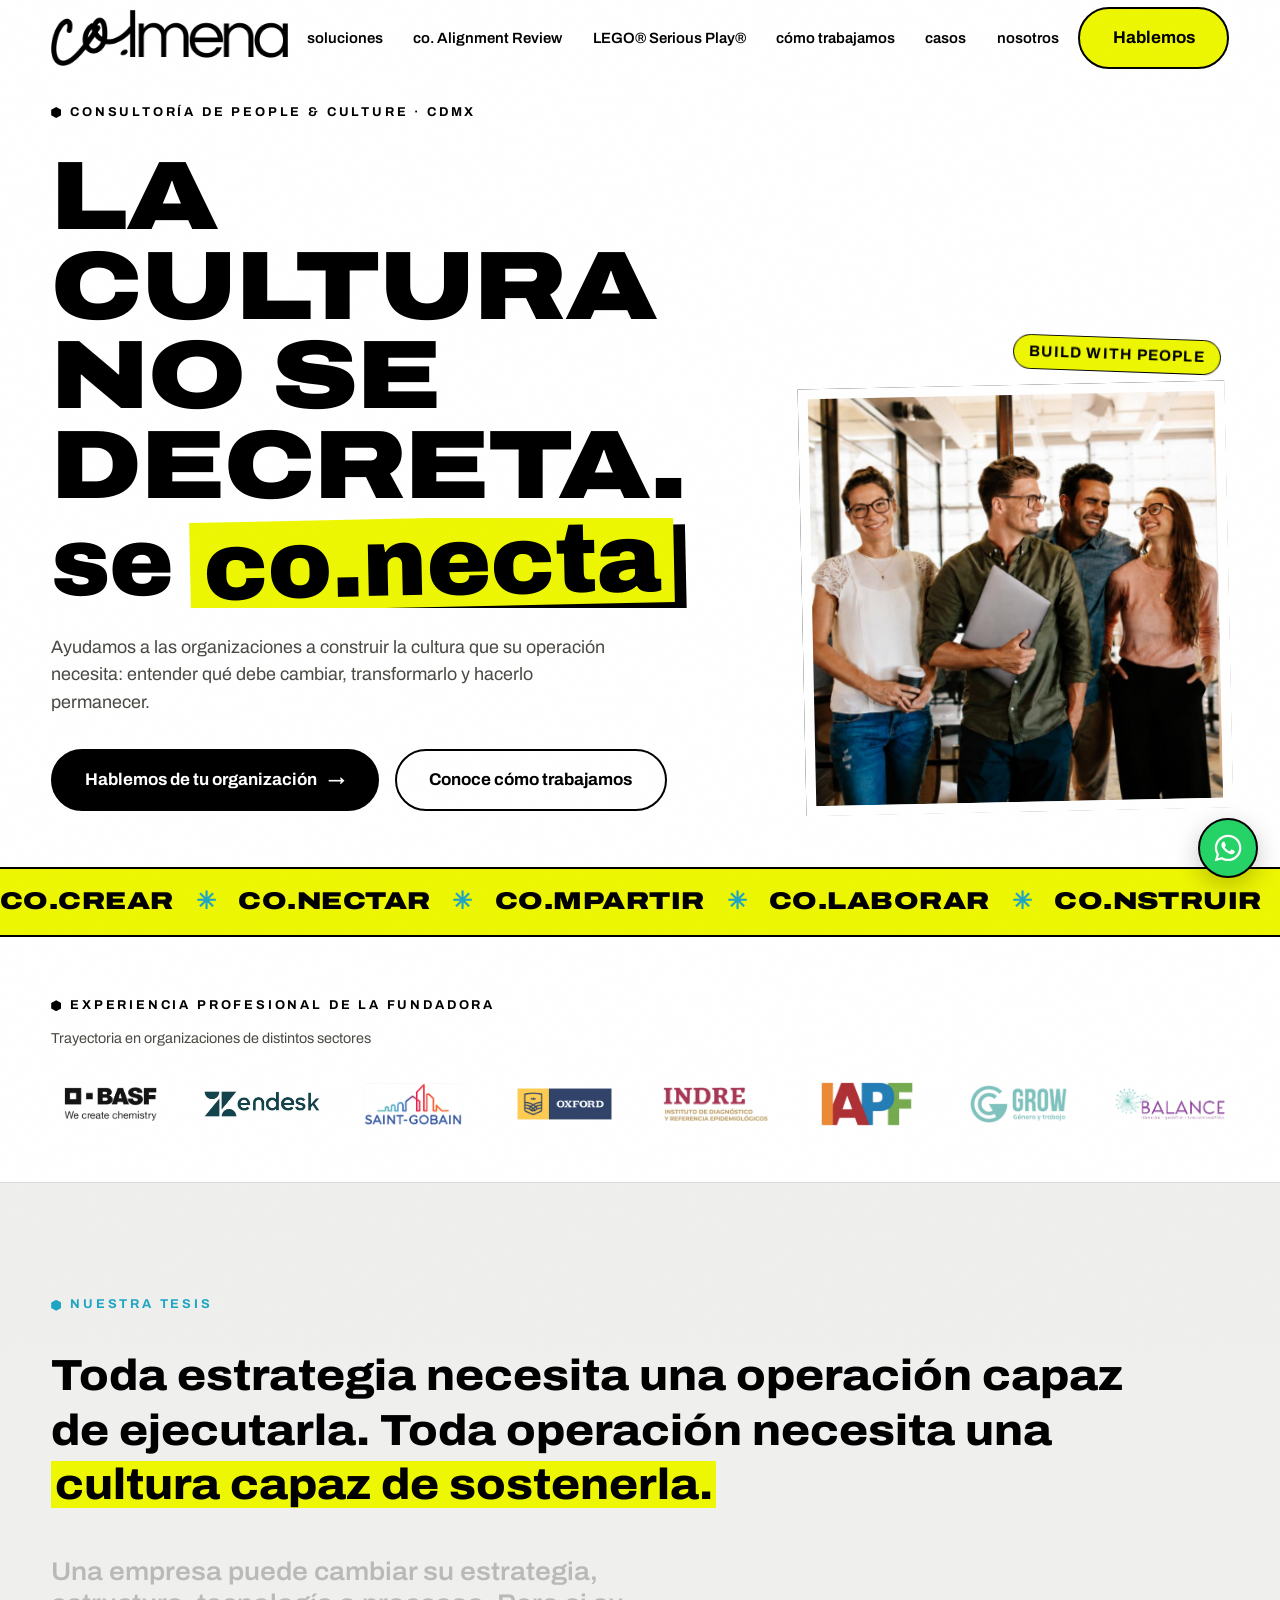
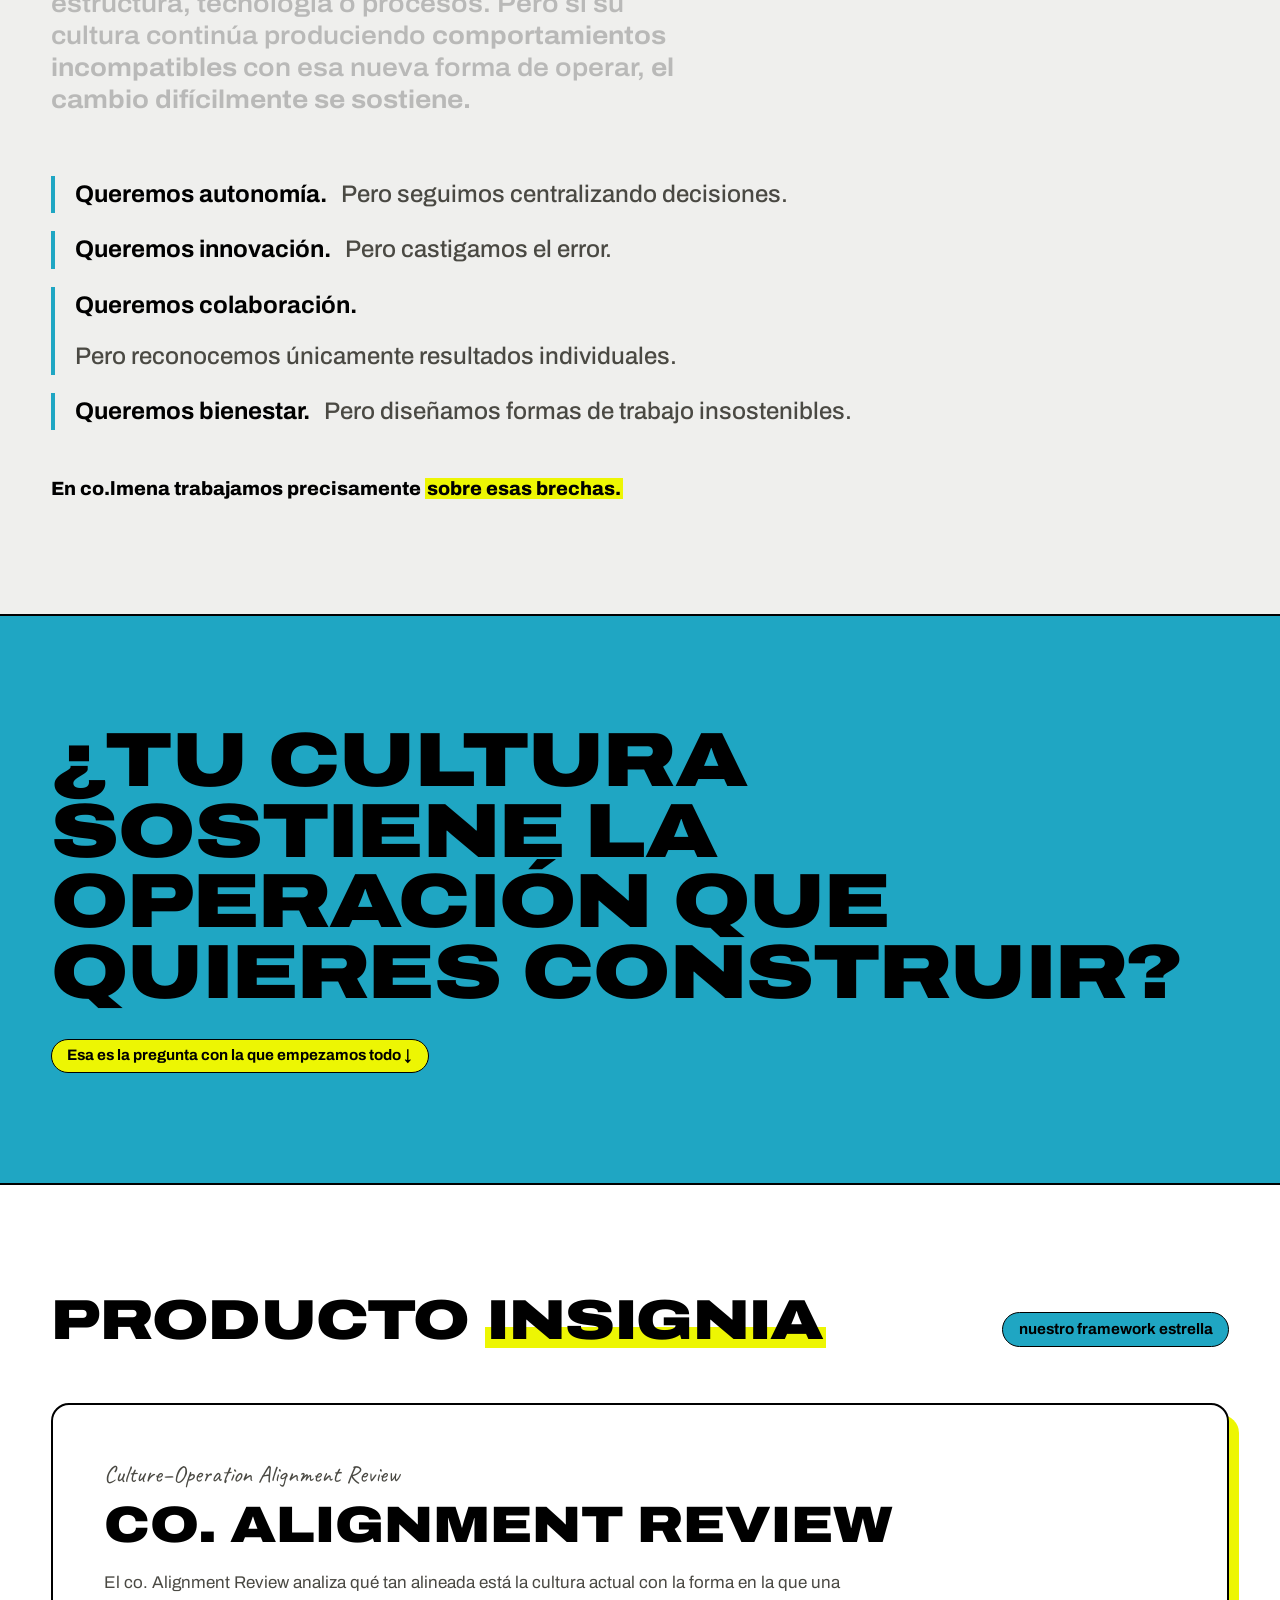
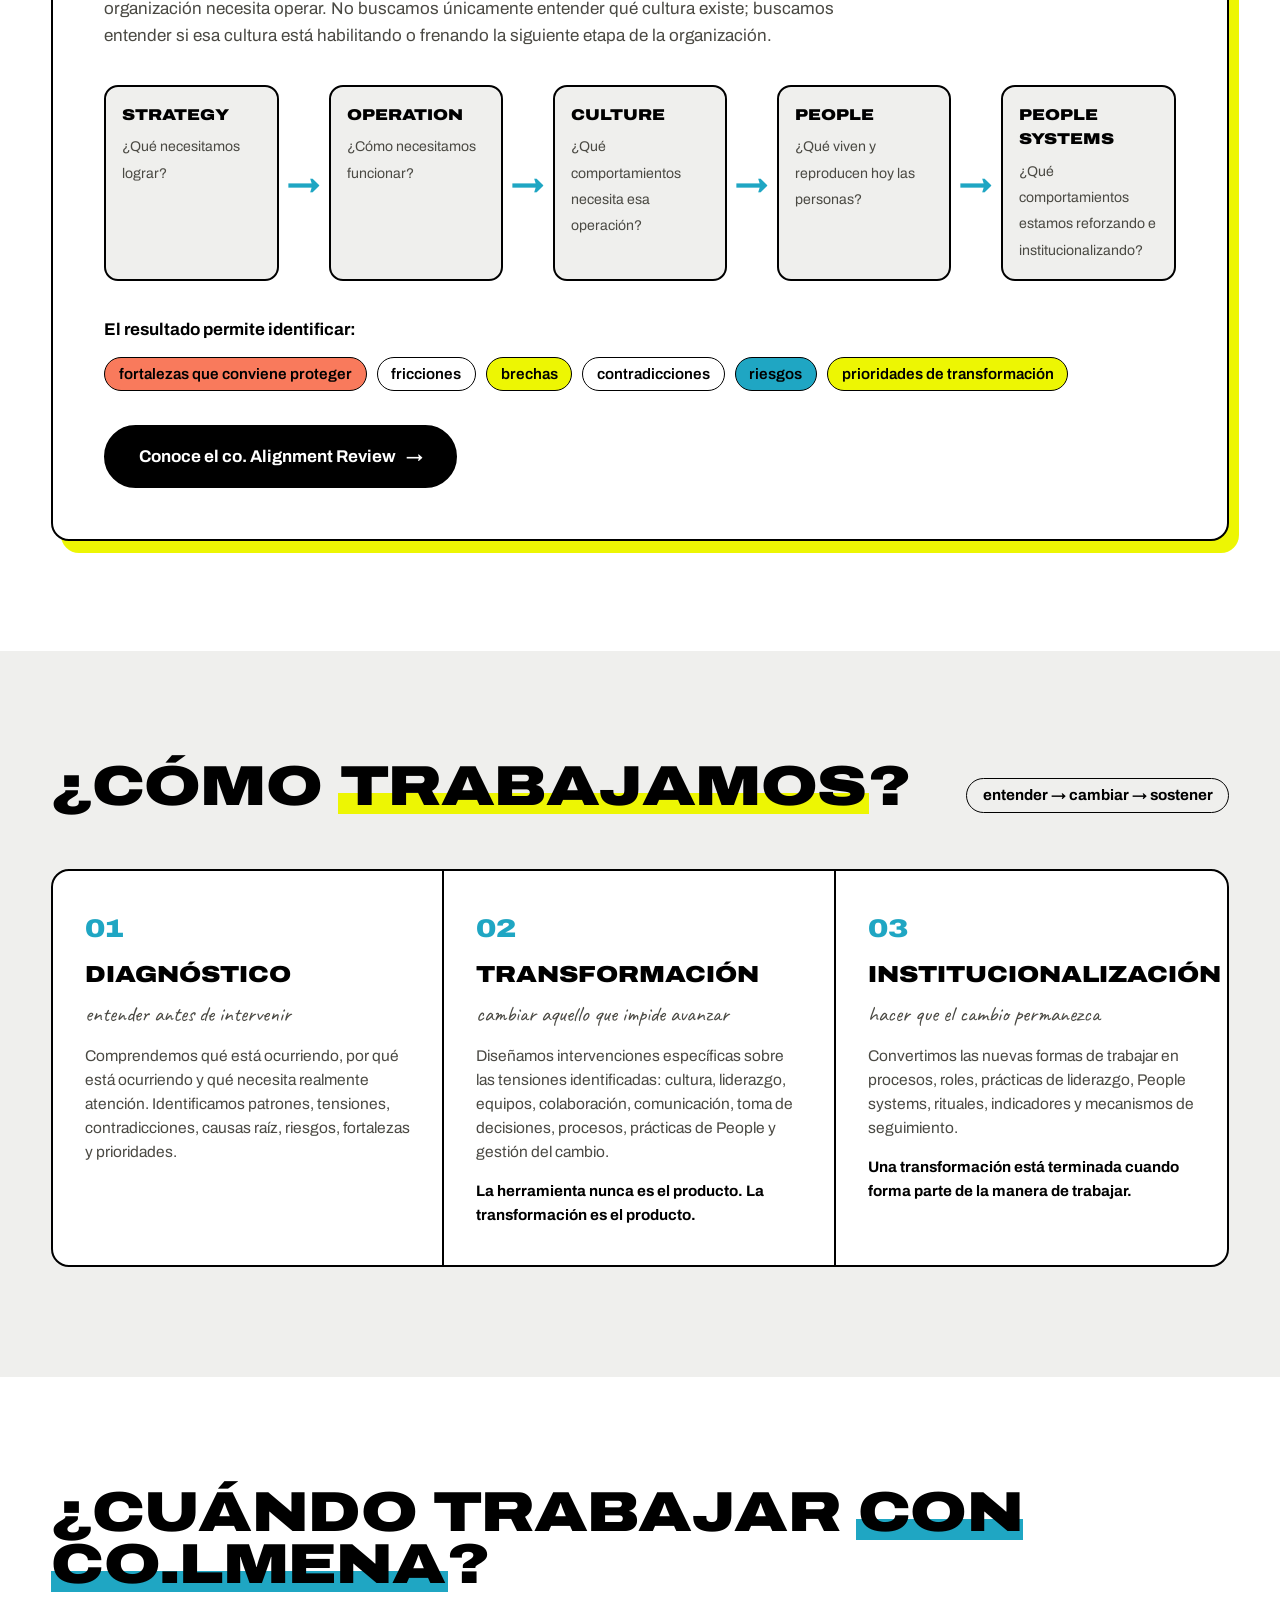
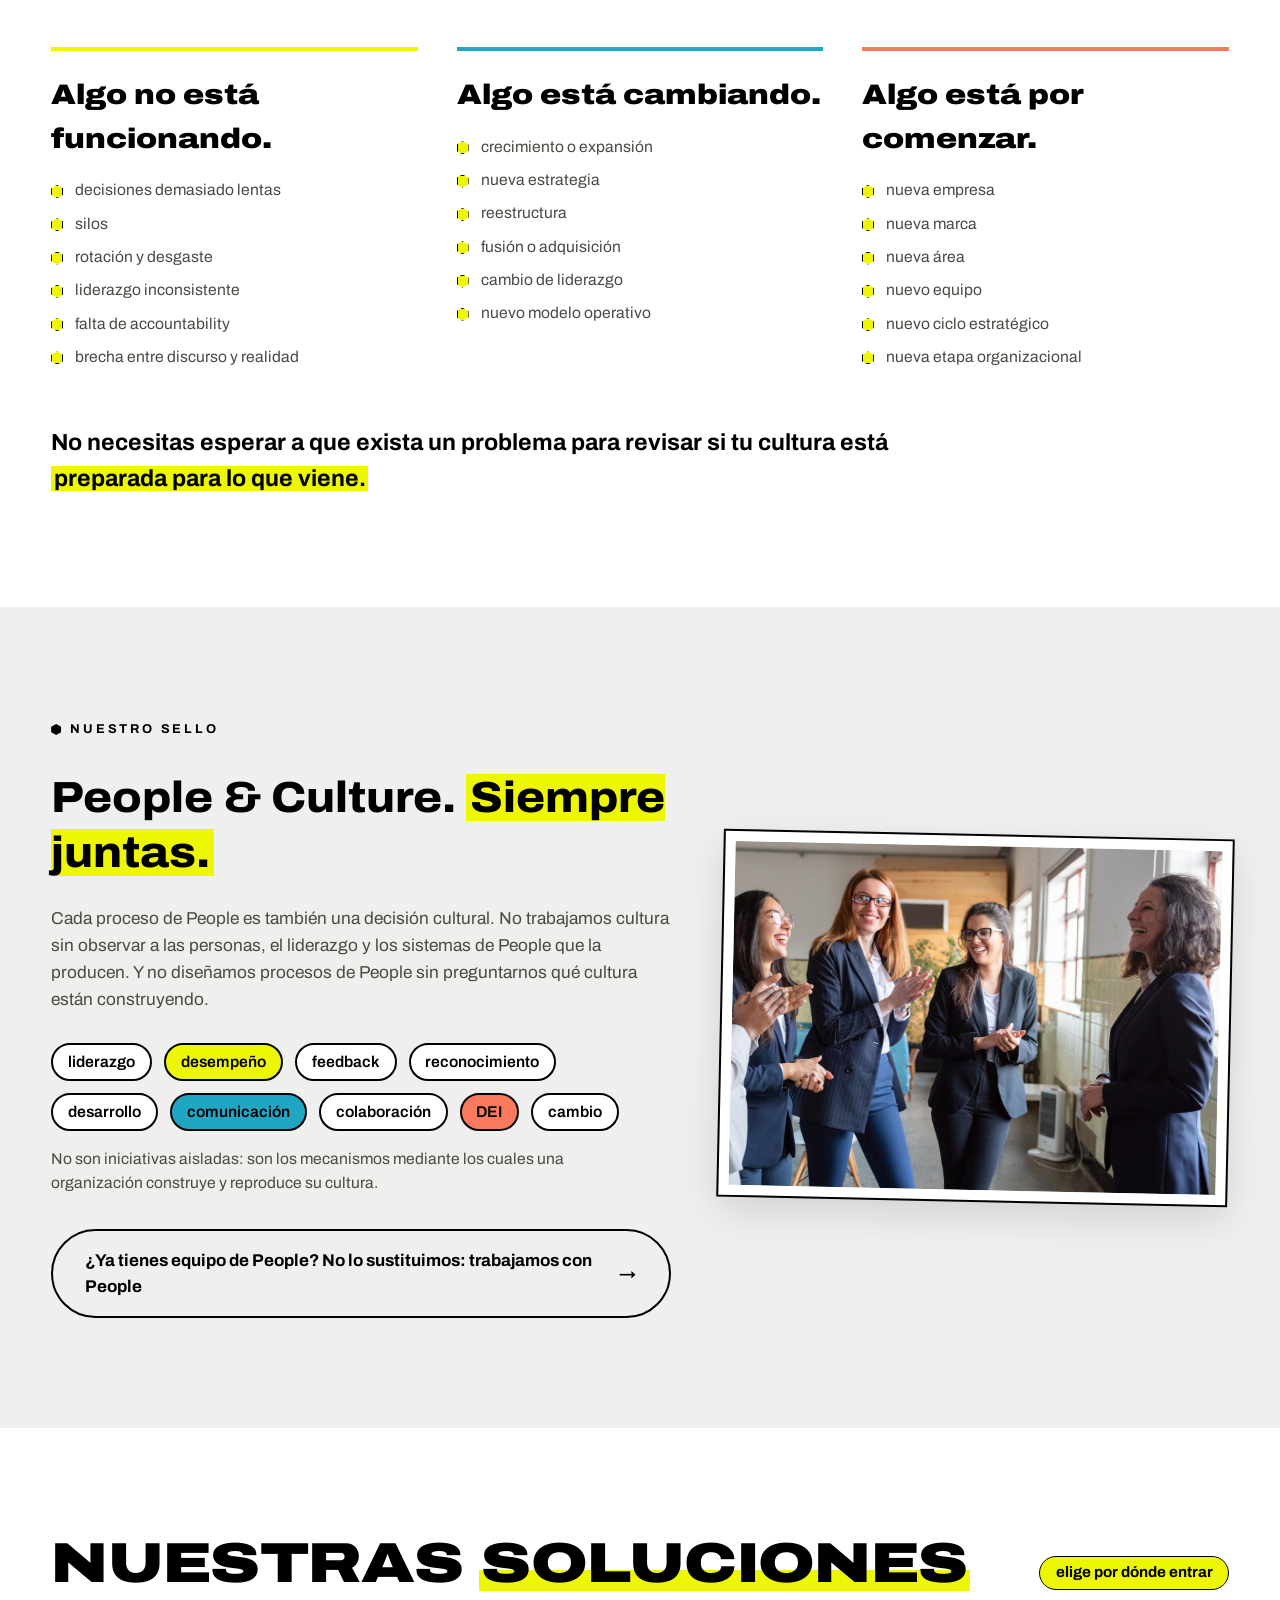
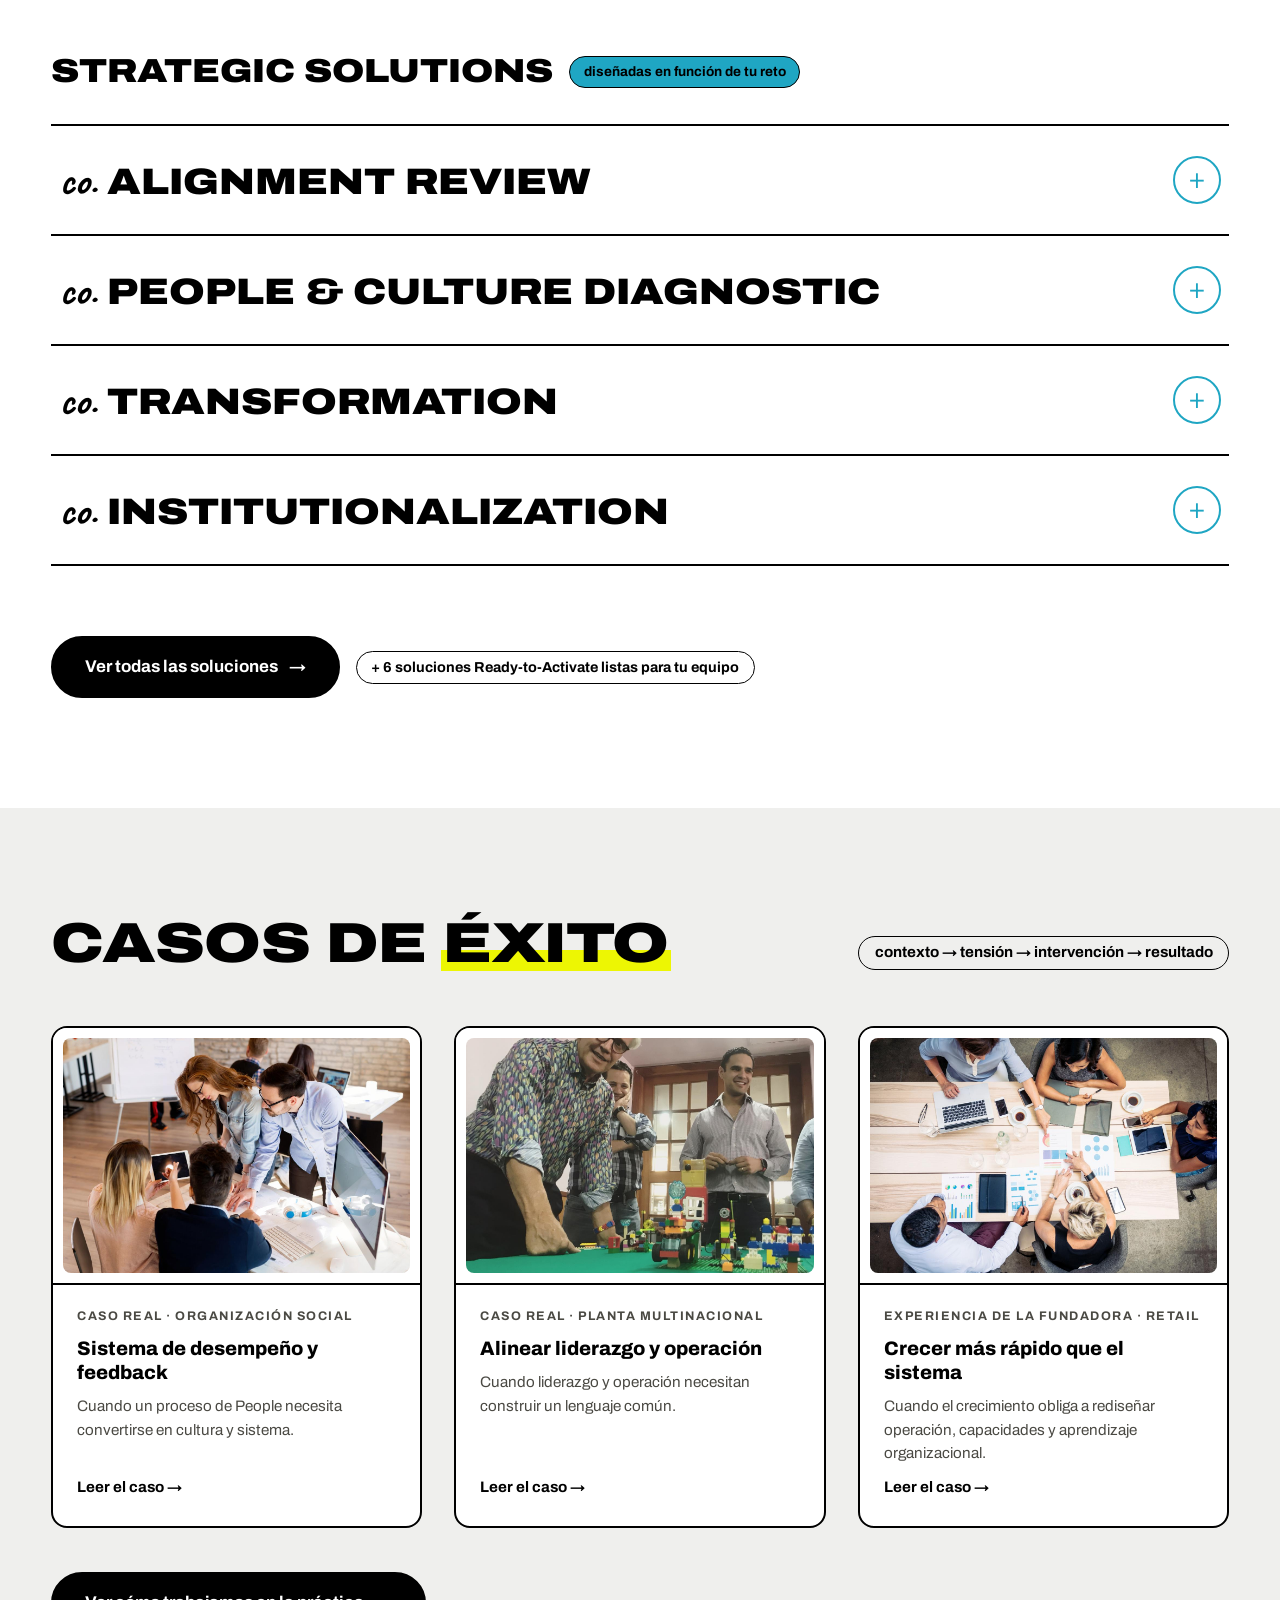
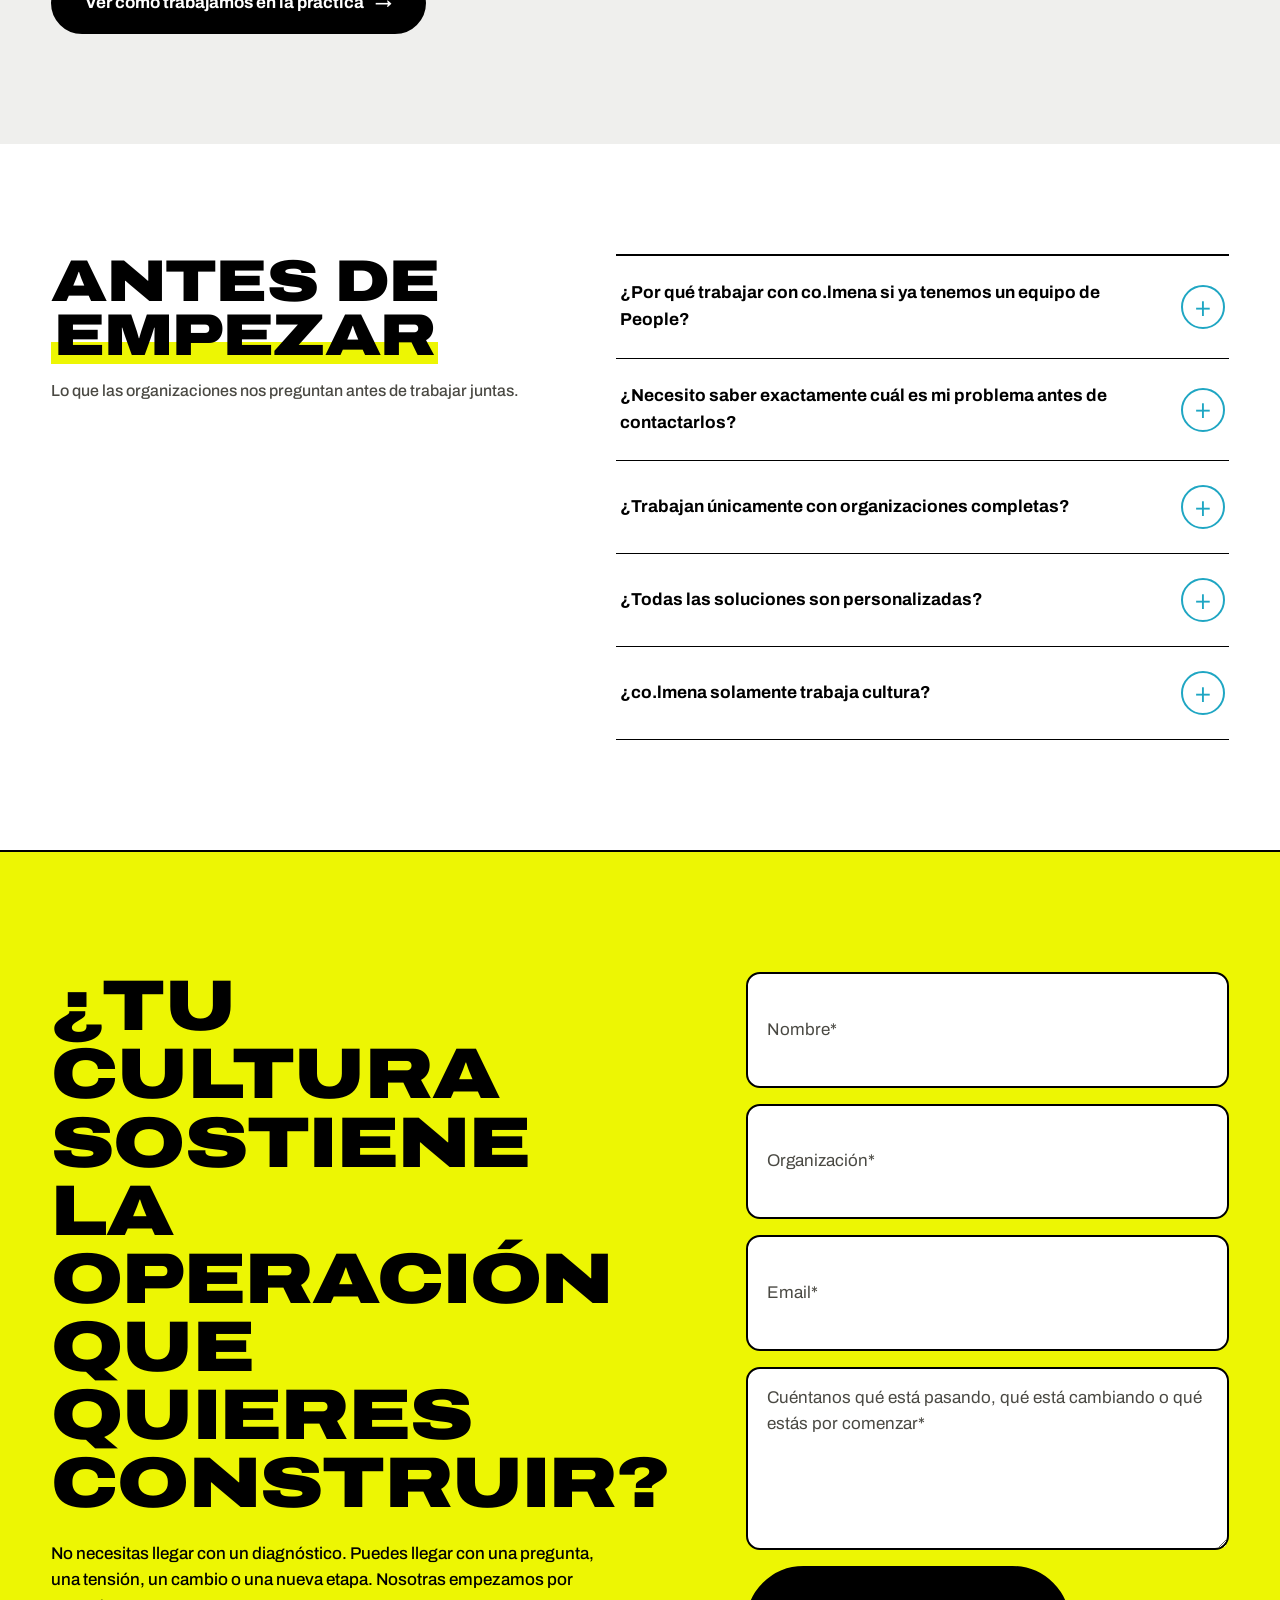
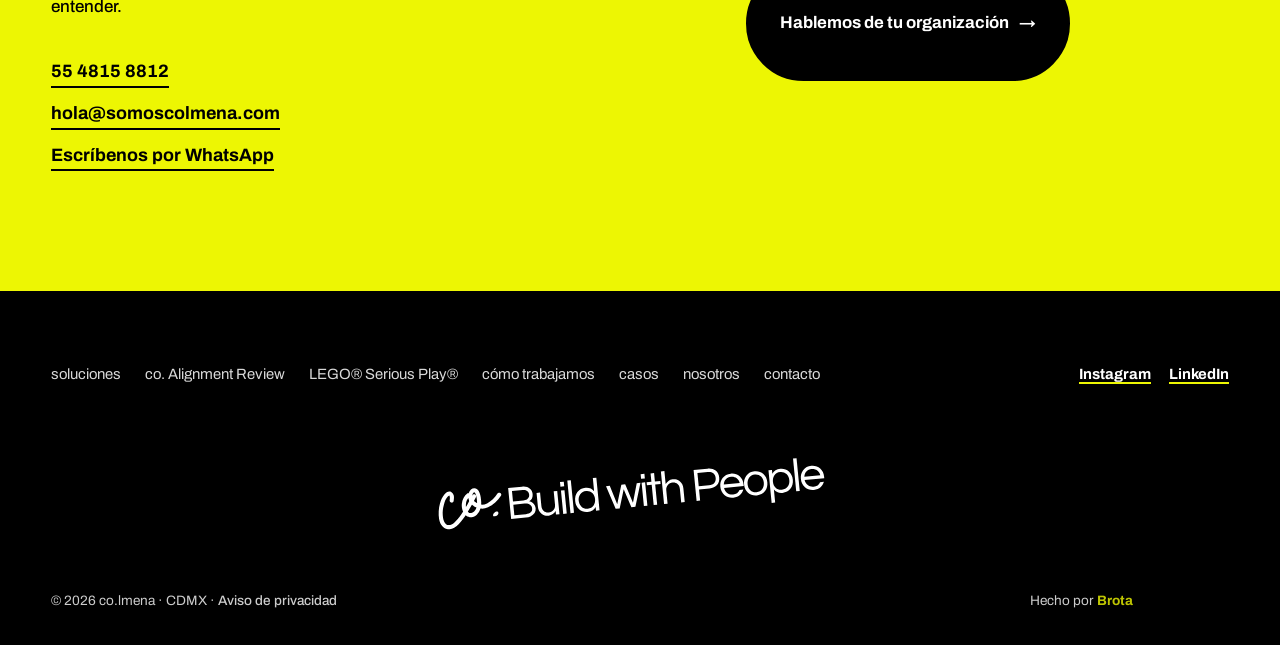
<file: index.html>
<!DOCTYPE html>
<html lang="es">
<head>
<meta charset="UTF-8">
<meta name="viewport" content="width=device-width, initial-scale=1.0">
<meta name="google-site-verification" content="3k-CB5SvFfK8k6Vy7AF4NIwiHs_ytWUmSluRGJ9aAVA">
<title>co.lmena | Consultoría de People &amp; Culture en CDMX</title>
<meta name="description" content="Ayudamos a las organizaciones a construir la cultura que su operación necesita: entender qué debe cambiar, transformarlo y hacerlo permanecer. CDMX.">
<meta name="keywords" content="consultoría de cultura organizacional, People and Culture México, transformación organizacional CDMX, diagnóstico de cultura, desarrollo organizacional">
<meta name="robots" content="index, follow, max-image-preview:large, max-snippet:-1">
<meta name="author" content="co.lmena">
<meta name="theme-color" content="#EDF603">
<link rel="canonical" href="index.html">
<meta property="og:type" content="website">
<meta property="og:site_name" content="co.lmena">
<meta property="og:locale" content="es_MX">
<meta property="og:url" content="https://somoscolmena.com/">
<meta property="og:title" content="co.lmena | Consultoría de People &amp; Culture en CDMX">
<meta property="og:description" content="Ayudamos a las organizaciones a construir la cultura que su operación necesita: entender qué debe cambiar, transformarlo y hacerlo permanecer. CDMX.">
<meta property="og:image" content="https://somoscolmena.com/img/og-image.jpg">
<meta property="og:image:width" content="1200">
<meta property="og:image:height" content="630">
<meta property="og:image:alt" content="co.lmena · Consultoría de People &amp; Culture">
<meta name="twitter:card" content="summary_large_image">
<meta name="twitter:title" content="co.lmena | Consultoría de People &amp; Culture en CDMX">
<meta name="twitter:description" content="Ayudamos a las organizaciones a construir la cultura que su operación necesita: entender qué debe cambiar, transformarlo y hacerlo permanecer. CDMX.">
<meta name="twitter:image" content="https://somoscolmena.com/img/og-image.jpg">
<link rel="apple-touch-icon" href="img/og-image.jpg">
<script type="application/ld+json">{"@context":"https://schema.org","@type":"ProfessionalService","@id":"https://somoscolmena.com/#organization","name":"co.lmena","alternateName":"co.lmena · Build with People","description":"Consultoría especializada en People & Culture. Ayudamos a las organizaciones a construir la cultura que su operación necesita.","url":"https://somoscolmena.com","logo":"https://somoscolmena.com/img/logo-lockup.png","image":"https://somoscolmena.com/img/og-image.jpg","email":"hola@somoscolmena.com","telephone":"+52-55-4815-8812","priceRange":"$$","address":{"@type":"PostalAddress","addressLocality":"Ciudad de México","addressCountry":"MX"},"areaServed":{"@type":"Country","name":"México"},"sameAs":["https://www.instagram.com/_somoscolmena/","https://www.linkedin.com/company/somoscolmena/"],"founder":{"@type":"Person","name":"Fer Reséndiz","jobTitle":"Fundadora","sameAs":"https://www.linkedin.com/in/maria-fernanda-resendiz-gl/"},"knowsAbout":["Cultura organizacional","People & Culture","Transformación organizacional","LEGO Serious Play","Desarrollo de equipos","Gestión del cambio","Diversidad, equidad e inclusión"],"slogan":"Build with People"}</script>
<script type="application/ld+json">{"@context":"https://schema.org","@type":"FAQPage","mainEntity":[{"@type":"Question","name":"¿Por qué trabajar con co.lmena si ya tenemos un equipo de People?","acceptedAnswer":{"@type":"Answer","text":"Porque no sustituimos a People: aportamos mirada externa, neutralidad, metodología especializada y capacidad adicional para proyectos críticos o transversales."}},{"@type":"Question","name":"¿Necesito saber exactamente cuál es mi problema antes de contactarlos?","acceptedAnswer":{"@type":"Answer","text":"No. Podemos comenzar con una tensión, un cambio, una pregunta o una nueva etapa."}},{"@type":"Question","name":"¿Trabajan únicamente con organizaciones completas?","acceptedAnswer":{"@type":"Answer","text":"No. Podemos trabajar con empresa completa, unidades de negocio, áreas, equipos o liderazgo."}},{"@type":"Question","name":"¿Todas las soluciones son personalizadas?","acceptedAnswer":{"@type":"Answer","text":"Las Strategic Solutions se diseñan en función del reto específico. Las Ready-to-Activate parten de una estructura metodológica definida que se adapta al contexto."}},{"@type":"Question","name":"¿co.lmena solamente trabaja cultura?","acceptedAnswer":{"@type":"Answer","text":"No. Trabajamos desde People & Culture y analizamos su relación con la operación, el liderazgo, los procesos y las formas de trabajo."}}]}</script>
<link rel="preconnect" href="https://fonts.googleapis.com">
<link rel="preconnect" href="https://fonts.gstatic.com" crossorigin>
<link href="https://fonts.googleapis.com/css2?family=Archivo:wdth,wght@62..125,100..900&family=Caveat:wght@500;600;700&family=Questrial&display=swap" rel="stylesheet">
<link rel="icon" type="image/svg+xml" href="img/logo-co.svg">
<link rel="stylesheet" href="styles.css">
</head>
<body>

<div id="loader" aria-hidden="true"><img src="img/logo-co.svg" alt=""></div>
<div id="cursor" aria-hidden="true"></div>

<header>
  <div class="wrap nav">
    <a class="logo" href="index.html" aria-label="co.lmena — inicio"><img class="logo-lockup" src="img/logo-lockup.png" alt="co.lmena"></a>
    <ul class="nav-links">
      <li><a href="soluciones.html">soluciones</a></li>
      <li><a href="alignment-review.html">co. Alignment Review</a></li>
      <li><a href="lsp.html">LEGO® Serious Play®</a></li>
      <li><a href="como-trabajamos.html">cómo trabajamos</a></li>
      <li><a href="casos.html">casos</a></li>
      <li><a href="nosotros.html">nosotros</a></li>
    </ul>
    <a href="index.html#contacto" class="btn sun nav-cta">Hablemos</a>
    <button class="menu-toggle" aria-label="Abrir menú" aria-expanded="false">☰</button>
  </div>
</header>

<main>

<!-- HERO -->
<section class="hero inview" id="top">
  <div class="wrap hero-inner">
    <div>
      <span class="eyebrow">Consultoría de People &amp; Culture · CDMX</span>
      <h1 class="display" style="margin-top:26px">
        <span class="line-mask"><span>La cultura</span></span>
        <span class="line-mask"><span>no se decreta.</span></span>
        <span class="line-mask rot-line"><span>se <span class="rot" id="rotWord">co.crea</span></span></span>
      </h1>
      <p class="lead">Ayudamos a las organizaciones a construir la cultura que su operación necesita: entender qué debe cambiar, transformarlo y hacerlo permanecer.</p>
      <div class="hero-ctas">
        <a class="btn" href="index.html#contacto">Hablemos de tu organización <span class="arr">→</span></a>
        <a class="btn ghost" href="como-trabajamos.html">Conoce cómo trabajamos</a>
      </div>
    </div>
    <div class="hero-media">
      <span class="cap hero-badge" style="letter-spacing:.08em">BUILD WITH PEOPLE</span>
      <div class="photo-frame" data-parallax="0.08">
        <img src="img/hero-equipo.jpg" alt="Equipo sonriendo al terminar una sesión de trabajo">
      </div>
    </div>
  </div>
  <div class="marquee" aria-hidden="true">
    <div class="track">
      <span>co.crear</span><span class="co-sep">✳</span><span>co.nectar</span><span class="co-sep">✳</span><span>co.mpartir</span><span class="co-sep">✳</span><span>co.laborar</span><span class="co-sep">✳</span><span>co.nstruir</span><span class="co-sep">✳</span>
      <span>co.crear</span><span class="co-sep">✳</span><span>co.nectar</span><span class="co-sep">✳</span><span>co.mpartir</span><span class="co-sep">✳</span><span>co.laborar</span><span class="co-sep">✳</span><span>co.nstruir</span><span class="co-sep">✳</span>
    </div>
  </div>
</section>

<!-- EXPERIENCIA / LOGOS -->
<section class="logos" aria-label="Experiencia">
  <div class="wrap">
    <span class="eyebrow">Experiencia profesional de la fundadora</span>
    <span class="sub">Trayectoria en organizaciones de distintos sectores</span>
    <div class="logos-row">
      <img class="lg-basf" src="img/cli-basf.png" alt="BASF">
      <img class="lg-zendesk" src="img/cli-zendesk.png" alt="Zendesk">
      <img class="lg-sg" src="img/cli-saint-gobain.png" alt="Saint-Gobain">
      <img class="lg-oxford" src="img/cli-oxford.png" alt="Oxford">
      <img class="lg-indre" src="img/cli-indre.png" alt="INDRE — Instituto de Diagnóstico y Referencia Epidemiológicos">
      <img class="lg-iapf" src="img/cli-iapf.png" alt="IAPF">
      <img class="lg-grow" src="img/cli-grow.png" alt="Grow — Género y trabajo">
      <img class="lg-balance" src="img/cli-balance.png" alt="Balance">
    </div>
  </div>
</section>

<!-- TESIS -->
<section class="section soft" id="tesis">
  <div class="wrap">
    <span class="eyebrow sky">Nuestra tesis</span>
    <p class="statement" style="margin-top:30px">Toda estrategia necesita una operación capaz de ejecutarla. Toda operación necesita una <span class="hl-fix">cultura capaz de sostenerla.</span></p>
    <p class="scrolly statement" style="margin-top:44px;font-size:clamp(1.15rem,2.1vw,1.6rem);font-weight:600">Una empresa puede cambiar su estrategia, estructura, tecnología o procesos. Pero si su cultura continúa produciendo <b>comportamientos incompatibles</b> con esa nueva forma de operar, <b>el cambio difícilmente se sostiene.</b></p>
    <div class="gaps">
      <div class="gap-line reveal"><span class="want">Queremos autonomía.</span><span class="but">Pero seguimos centralizando decisiones.</span></div>
      <div class="gap-line reveal"><span class="want">Queremos innovación.</span><span class="but">Pero castigamos el error.</span></div>
      <div class="gap-line reveal"><span class="want">Queremos colaboración.</span><span class="but">Pero reconocemos únicamente resultados individuales.</span></div>
      <div class="gap-line reveal"><span class="want">Queremos bienestar.</span><span class="but">Pero diseñamos formas de trabajo insostenibles.</span></div>
    </div>
    <p class="gaps-close reveal">En co.lmena trabajamos precisamente <span class="hl-fix">sobre esas brechas.</span></p>
  </div>
</section>

<!-- PREGUNTA CENTRAL -->
<section class="big-q">
  <div class="wrap reveal">
    <h2 class="display">¿Tu cultura sostiene la operación que quieres construir?</h2>
    <span class="cap">Esa es la pregunta con la que empezamos todo ↓</span>
  </div>
</section>

<!-- PRODUCTO INSIGNIA -->
<section class="section" id="alignment">
  <div class="wrap">
    <div class="section-head reveal">
      <h2 class="display">Producto <span class="hl">insignia</span></h2>
      <span class="cap sky-c">nuestro framework estrella</span>
    </div>
    <div class="product-card reveal">
      <span class="kicker">Culture–Operation Alignment Review</span>
      <h3>co. Alignment Review</h3>
      <p>El co. Alignment Review analiza qué tan alineada está la cultura actual con la forma en la que una organización necesita operar. No buscamos únicamente entender qué cultura existe; buscamos entender si esa cultura está habilitando o frenando la siguiente etapa de la organización.</p>
      <div class="flow" role="list" aria-label="El análisis conecta">
        <div class="node" role="listitem"><b>Strategy</b><span>¿Qué necesitamos lograr?</span></div>
        <span class="arr-sep" aria-hidden="true">→</span>
        <div class="node" role="listitem"><b>Operation</b><span>¿Cómo necesitamos funcionar?</span></div>
        <span class="arr-sep" aria-hidden="true">→</span>
        <div class="node" role="listitem"><b>Culture</b><span>¿Qué comportamientos necesita esa operación?</span></div>
        <span class="arr-sep" aria-hidden="true">→</span>
        <div class="node" role="listitem"><b>People</b><span>¿Qué viven y reproducen hoy las personas?</span></div>
        <span class="arr-sep" aria-hidden="true">→</span>
        <div class="node" role="listitem"><b>People Systems</b><span>¿Qué comportamientos estamos reforzando e institucionalizando?</span></div>
      </div>
      <p style="margin-bottom:14px"><strong style="color:var(--ink)">El resultado permite identificar:</strong></p>
      <div class="result-tags">
        <span class="t-coral">fortalezas que conviene proteger</span><span>fricciones</span><span class="t-lima">brechas</span><span>contradicciones</span><span class="t-sky">riesgos</span><span class="t-lima">prioridades de transformación</span>
      </div>
      <a class="btn" href="alignment-review.html">Conoce el co. Alignment Review <span class="arr">→</span></a>
    </div>
  </div>
</section>

<!-- CÓMO TRABAJAMOS -->
<section class="section soft" id="como">
  <div class="wrap">
    <div class="section-head reveal">
      <h2 class="display">¿Cómo <span class="hl">trabajamos</span>?</h2>
      <span class="cap ghost-c">entender → cambiar → sostener</span>
    </div>
    <div class="stages reveal">
      <article class="stage">
        <span class="num">01</span>
        <h3>Diagnóstico</h3>
        <span class="motto">entender antes de intervenir</span>
        <p>Comprendemos qué está ocurriendo, por qué está ocurriendo y qué necesita realmente atención. Identificamos patrones, tensiones, contradicciones, causas raíz, riesgos, fortalezas y prioridades.</p>
      </article>
      <article class="stage">
        <span class="num">02</span>
        <h3>Transformación</h3>
        <span class="motto">cambiar aquello que impide avanzar</span>
        <p>Diseñamos intervenciones específicas sobre las tensiones identificadas: cultura, liderazgo, equipos, colaboración, comunicación, toma de decisiones, procesos, prácticas de People y gestión del cambio.</p>
        <p class="note">La herramienta nunca es el producto. La transformación es el producto.</p>
      </article>
      <article class="stage">
        <span class="num">03</span>
        <h3>Institucionalización</h3>
        <span class="motto">hacer que el cambio permanezca</span>
        <p>Convertimos las nuevas formas de trabajar en procesos, roles, prácticas de liderazgo, People systems, rituales, indicadores y mecanismos de seguimiento.</p>
        <p class="note">Una transformación está terminada cuando forma parte de la manera de trabajar.</p>
      </article>
    </div>
  </div>
</section>

<!-- CUÁNDO LLAMARNOS -->
<section class="section" id="cuando">
  <div class="wrap">
    <div class="section-head reveal">
      <h2 class="display">¿Cuándo trabajar <span class="hl sky">con co.lmena</span>?</h2>
    </div>
    <div class="when-grid reveal">
      <div class="when-col">
        <h3>Algo no está funcionando.</h3>
        <ul>
          <li>decisiones demasiado lentas</li><li>silos</li><li>rotación y desgaste</li>
          <li>liderazgo inconsistente</li><li>falta de accountability</li>
          <li>brecha entre discurso y realidad</li>
        </ul>
      </div>
      <div class="when-col c2">
        <h3>Algo está cambiando.</h3>
        <ul>
          <li>crecimiento o expansión</li><li>nueva estrategia</li><li>reestructura</li>
          <li>fusión o adquisición</li><li>cambio de liderazgo</li><li>nuevo modelo operativo</li>
        </ul>
      </div>
      <div class="when-col c3">
        <h3>Algo está por comenzar.</h3>
        <ul>
          <li>nueva empresa</li><li>nueva marca</li><li>nueva área</li><li>nuevo equipo</li>
          <li>nuevo ciclo estratégico</li><li>nueva etapa organizacional</li>
        </ul>
      </div>
    </div>
    <p class="when-close reveal">No necesitas esperar a que exista un problema para revisar si tu cultura está <span class="hl-fix">preparada para lo que viene.</span></p>
  </div>
</section>

<!-- SELLO -->
<section class="section soft" id="sello">
  <div class="wrap reveal split">
    <div>
    <span class="eyebrow">Nuestro sello</span>
    <p class="statement" style="margin-top:28px">People &amp; Culture. <span class="hl-fix">Siempre juntas.</span></p>
    <p style="margin-top:26px;max-width:65ch;color:var(--muted);font-size:1.08rem">Cada proceso de People es también una decisión cultural. No trabajamos cultura sin observar a las personas, el liderazgo y los sistemas de People que la producen. Y no diseñamos procesos de People sin preguntarnos qué cultura están construyendo.</p>
    <div class="chips" style="margin-top:30px" aria-label="Mecanismos que construyen cultura">
      <span>liderazgo</span><span class="lit">desempeño</span><span>feedback</span><span>reconocimiento</span><span>desarrollo</span><span class="sky-c">comunicación</span><span>colaboración</span><span class="coral-c">DEI</span><span>cambio</span>
    </div>
    <p style="margin-top:16px;max-width:65ch;color:var(--muted);font-size:.98rem">No son iniciativas aisladas: son los mecanismos mediante los cuales una organización construye y reproduce su cultura.</p>
    <a href="nosotros.html#people" class="btn ghost people-cta" style="margin-top:34px">¿Ya tienes equipo de People? No lo sustituimos: trabajamos con People <span class="arr">→</span></a>
    </div>
    <div class="frame r"><img src="img/equipo-aplausos.jpg" alt="Equipo celebrando un logro en una sesión de trabajo"></div>
  </div>
</section>

<!-- SOLUCIONES -->
<section class="section" id="soluciones">
  <div class="wrap">
    <div class="section-head reveal">
      <h2 class="display">Nuestras <span class="hl">soluciones</span></h2>
      <span class="cap">elige por dónde entrar</span>
    </div>

    <div class="svc-group reveal">
      <div class="svc-group-label">
        <h3>Strategic Solutions</h3>
        <span class="cap sky-c" style="font-size:.85rem">diseñadas en función de tu reto</span>
      </div>
      <div class="svc-row">
        <button class="svc-btn" aria-expanded="false"><span class="svc-title"><span class="co">co.</span> Alignment Review</span><span class="svc-plus plus-sky" aria-hidden="true">+</span></button>
        <div class="svc-panel"><div class="svc-panel-in"><div class="svc-panel-body">
          <span class="svc-tag">Culture–Operation Alignment</span>
          <p>Para comprender si la cultura actual sostiene la operación que la organización necesita construir.</p>
        </div></div></div>
      </div>
      <div class="svc-row">
        <button class="svc-btn" aria-expanded="false"><span class="svc-title"><span class="co">co.</span> People &amp; Culture Diagnostic</span><span class="svc-plus plus-sky" aria-hidden="true">+</span></button>
        <div class="svc-panel"><div class="svc-panel-in"><div class="svc-panel-body">
          <span class="svc-tag">lectura profunda del sistema</span>
          <p>Para situaciones donde existen múltiples tensiones conectadas y necesitamos comprender causas raíz antes de intervenir.</p>
        </div></div></div>
      </div>
      <div class="svc-row">
        <button class="svc-btn" aria-expanded="false"><span class="svc-title"><span class="co">co.</span> Transformation</span><span class="svc-plus plus-sky" aria-hidden="true">+</span></button>
        <div class="svc-panel"><div class="svc-panel-in"><div class="svc-panel-body">
          <span class="svc-tag">del diagnóstico al cambio</span>
          <p>Diseño e implementación de intervenciones específicas sobre comportamientos, liderazgo, formas de trabajo y People systems.</p>
        </div></div></div>
      </div>
      <div class="svc-row">
        <button class="svc-btn" aria-expanded="false"><span class="svc-title"><span class="co">co.</span> Institutionalization</span><span class="svc-plus plus-sky" aria-hidden="true">+</span></button>
        <div class="svc-panel"><div class="svc-panel-in"><div class="svc-panel-body">
          <span class="svc-tag">convertir el cambio en sistema</span>
          <p>Diseño de mecanismos que permitan que nuevas formas de trabajar permanezcan más allá del proyecto.</p>
        </div></div></div>
      </div>
    </div>

    <div class="reveal" style="display:flex;gap:16px;flex-wrap:wrap;align-items:center">
      <a class="btn" href="soluciones.html">Ver todas las soluciones <span class="arr">→</span></a>
      <span class="cap ghost-c" style="font-size:.9rem">+ 6 soluciones Ready-to-Activate listas para tu equipo</span>
    </div>
  </div>
</section>

<!-- CASOS -->
<section class="section soft" id="casos">
  <div class="wrap">
    <div class="section-head reveal">
      <h2 class="display">Casos de <span class="hl">éxito</span></h2>
      <span class="cap ghost-c">contexto → tensión → intervención → resultado</span>
    </div>
    <div class="cases-grid reveal">
      <a class="case-card" href="casos.html#desempeno">
        <div class="img"><img src="img/sesion-pizarra.jpg" alt="Equipo trabajando frente a un pizarrón"></div>
        <div class="body">
          <span class="kicker">Caso real · organización social</span>
          <h3>Sistema de desempeño y feedback</h3>
          <p>Cuando un proceso de People necesita convertirse en cultura y sistema.</p>
          <span class="more">Leer el caso →</span>
        </div>
      </a>
      <a class="case-card" href="casos.html#planta">
        <div class="img"><img src="img/caso-planta.jpg" alt="Managers y jefaturas construyendo durante la intervención con LEGO® Serious Play®"></div>
        <div class="body">
          <span class="kicker">Caso real · planta multinacional</span>
          <h3>Alinear liderazgo y operación</h3>
          <p>Cuando liderazgo y operación necesitan construir un lenguaje común.</p>
          <span class="more">Leer el caso →</span>
        </div>
      </a>
      <a class="case-card" href="casos.html#retail">
        <div class="img"><img src="img/vista-datos.jpg" alt="Equipo revisando datos de operación en una mesa de trabajo"></div>
        <div class="body">
          <span class="kicker">Experiencia de la fundadora · retail</span>
          <h3>Crecer más rápido que el sistema</h3>
          <p>Cuando el crecimiento obliga a rediseñar operación, capacidades y aprendizaje organizacional.</p>
          <span class="more">Leer el caso →</span>
        </div>
      </a>
    </div>
    <div class="reveal" style="margin-top:44px">
      <a class="btn" href="casos.html">Ver cómo trabajamos en la práctica <span class="arr">→</span></a>
    </div>
  </div>
</section>

<!-- FAQ -->
<section class="section" id="faq">
  <div class="wrap faq-grid">
    <h2 class="display reveal">Antes de <span class="hl">empezar</span>
      <span class="sub">Lo que las organizaciones nos preguntan antes de trabajar juntas.</span>
    </h2>
    <div class="reveal">
      <details>
        <summary>¿Por qué trabajar con co.lmena si ya tenemos un equipo de People?</summary>
        <div class="faq-a">Porque no sustituimos a People: aportamos mirada externa, neutralidad, metodología especializada y capacidad adicional para proyectos críticos o transversales.</div>
      </details>
      <details>
        <summary>¿Necesito saber exactamente cuál es mi problema antes de contactarlos?</summary>
        <div class="faq-a">No. Podemos comenzar con una tensión, un cambio, una pregunta o una nueva etapa.</div>
      </details>
      <details>
        <summary>¿Trabajan únicamente con organizaciones completas?</summary>
        <div class="faq-a">No. Podemos trabajar con empresa completa, unidades de negocio, áreas, equipos o liderazgo.</div>
      </details>
      <details>
        <summary>¿Todas las soluciones son personalizadas?</summary>
        <div class="faq-a">Las Strategic Solutions se diseñan en función del reto específico. Las Ready-to-Activate parten de una estructura metodológica definida que se adapta al contexto.</div>
      </details>
      <details>
        <summary>¿co.lmena solamente trabaja cultura?</summary>
        <div class="faq-a">No. Trabajamos desde People &amp; Culture y analizamos su relación con la operación, el liderazgo, los procesos y las formas de trabajo.</div>
      </details>
    </div>
  </div>
</section>

<!-- CONTACTO -->
<section class="contact" id="contacto">
  <div class="wrap contact-grid">
    <div class="reveal">
      <h2 class="display">¿Tu cultura sostiene la operación que quieres construir?</h2>
      <p class="sub">No necesitas llegar con un diagnóstico. Puedes llegar con una pregunta, una tensión, un cambio o una nueva etapa. Nosotras empezamos por entender.</p>
      <div class="contact-data">
        <a href="tel:+525548158812">55 4815 8812</a>
        <a href="mailto:hola@somoscolmena.com">hola@somoscolmena.com</a>
        <a href="https://wa.me/525548158812" target="_blank" rel="noopener">Escríbenos por WhatsApp</a>
      </div>
    </div>
    <form class="reveal" id="contactForm" novalidate>
      <input type="text" name="nombre" placeholder="Nombre*" required aria-label="Nombre">
      <input type="text" name="organizacion" placeholder="Organización*" required aria-label="Organización">
      <input type="email" name="email" placeholder="Email*" required aria-label="Email">
      <textarea name="mensaje" placeholder="Cuéntanos qué está pasando, qué está cambiando o qué estás por comenzar*" required aria-label="Cuéntanos qué está pasando, qué está cambiando o qué estás por comenzar"></textarea>
      <input type="checkbox" name="botcheck" class="hp" tabindex="-1" autocomplete="off" aria-hidden="true">
      <button class="btn" type="submit">Hablemos de tu organización <span class="arr">→</span></button>
      <p class="form-msg" id="formMsg" role="status" aria-live="polite"></p>
    </form>
  </div>
</section>

</main>

<footer class="on-dark">
  <div class="wrap foot-top">
    <ul class="foot-links">
      <li><a href="soluciones.html">soluciones</a></li>
      <li><a href="alignment-review.html">co. Alignment Review</a></li>
      <li><a href="lsp.html">LEGO® Serious Play®</a></li>
      <li><a href="como-trabajamos.html">cómo trabajamos</a></li>
      <li><a href="casos.html">casos</a></li>
      <li><a href="nosotros.html">nosotros</a></li>
      <li><a href="index.html#contacto">contacto</a></li>
    </ul>
    <ul class="foot-social">
      <li><a href="https://www.instagram.com/_somoscolmena/" target="_blank" rel="noopener">Instagram</a></li>
      <li><a href="https://www.linkedin.com/company/somoscolmena/" target="_blank" rel="noopener">LinkedIn</a></li>
    </ul>
  </div>
  <div class="wrap">
    <img class="foot-logo" src="img/logo-bwp.svg" alt="co.lmena · Build with People">
    <div class="credit">
      <span>© 2026 co.lmena · CDMX · <a href="privacidad.html" style="color:#fff;font-weight:500">Aviso de privacidad</a></span>
      <span>Hecho por <a href="https://brotadigital.mx" target="_blank" rel="noopener">Brota</a></span>
    </div>
  </div>
</footer>

<a class="wa-fab" href="https://wa.me/525548158812" target="_blank" rel="noopener" aria-label="Escríbenos por WhatsApp">
  <svg viewBox="0 0 24 24" aria-hidden="true"><path d="M12.04 2c-5.46 0-9.9 4.44-9.9 9.9 0 1.75.46 3.45 1.32 4.95L2.05 22l5.3-1.39c1.45.79 3.08 1.21 4.74 1.21h.01c5.46 0 9.9-4.44 9.9-9.9 0-2.65-1.03-5.14-2.9-7.01A9.82 9.82 0 0 0 12.04 2zm0 18.15c-1.48 0-2.93-.4-4.2-1.15l-.3-.18-3.12.82.83-3.04-.2-.31a8.26 8.26 0 0 1-1.26-4.38c0-4.54 3.7-8.24 8.25-8.24 2.2 0 4.27.86 5.82 2.42a8.18 8.18 0 0 1 2.41 5.83c0 4.54-3.7 8.23-8.23 8.23zm4.52-6.16c-.25-.12-1.47-.72-1.69-.81-.23-.08-.39-.12-.56.13-.17.25-.64.81-.78.97-.14.17-.29.19-.54.06-.25-.12-1.05-.39-1.99-1.23-.74-.66-1.23-1.47-1.38-1.72-.14-.25-.02-.38.11-.51.11-.11.25-.29.37-.43.12-.14.17-.25.25-.41.08-.17.04-.31-.02-.43-.06-.12-.56-1.34-.76-1.84-.2-.48-.41-.42-.56-.43h-.48c-.17 0-.43.06-.66.31-.22.25-.86.85-.86 2.07 0 1.22.89 2.4 1.01 2.56.12.17 1.75 2.67 4.23 3.74.59.26 1.05.41 1.41.52.59.19 1.13.16 1.56.1.48-.07 1.47-.6 1.67-1.18.21-.58.21-1.07.14-1.18-.06-.1-.23-.16-.48-.29z"/></svg>
</a>

<script src="site.js"></script>
</body>
</html>
</file>
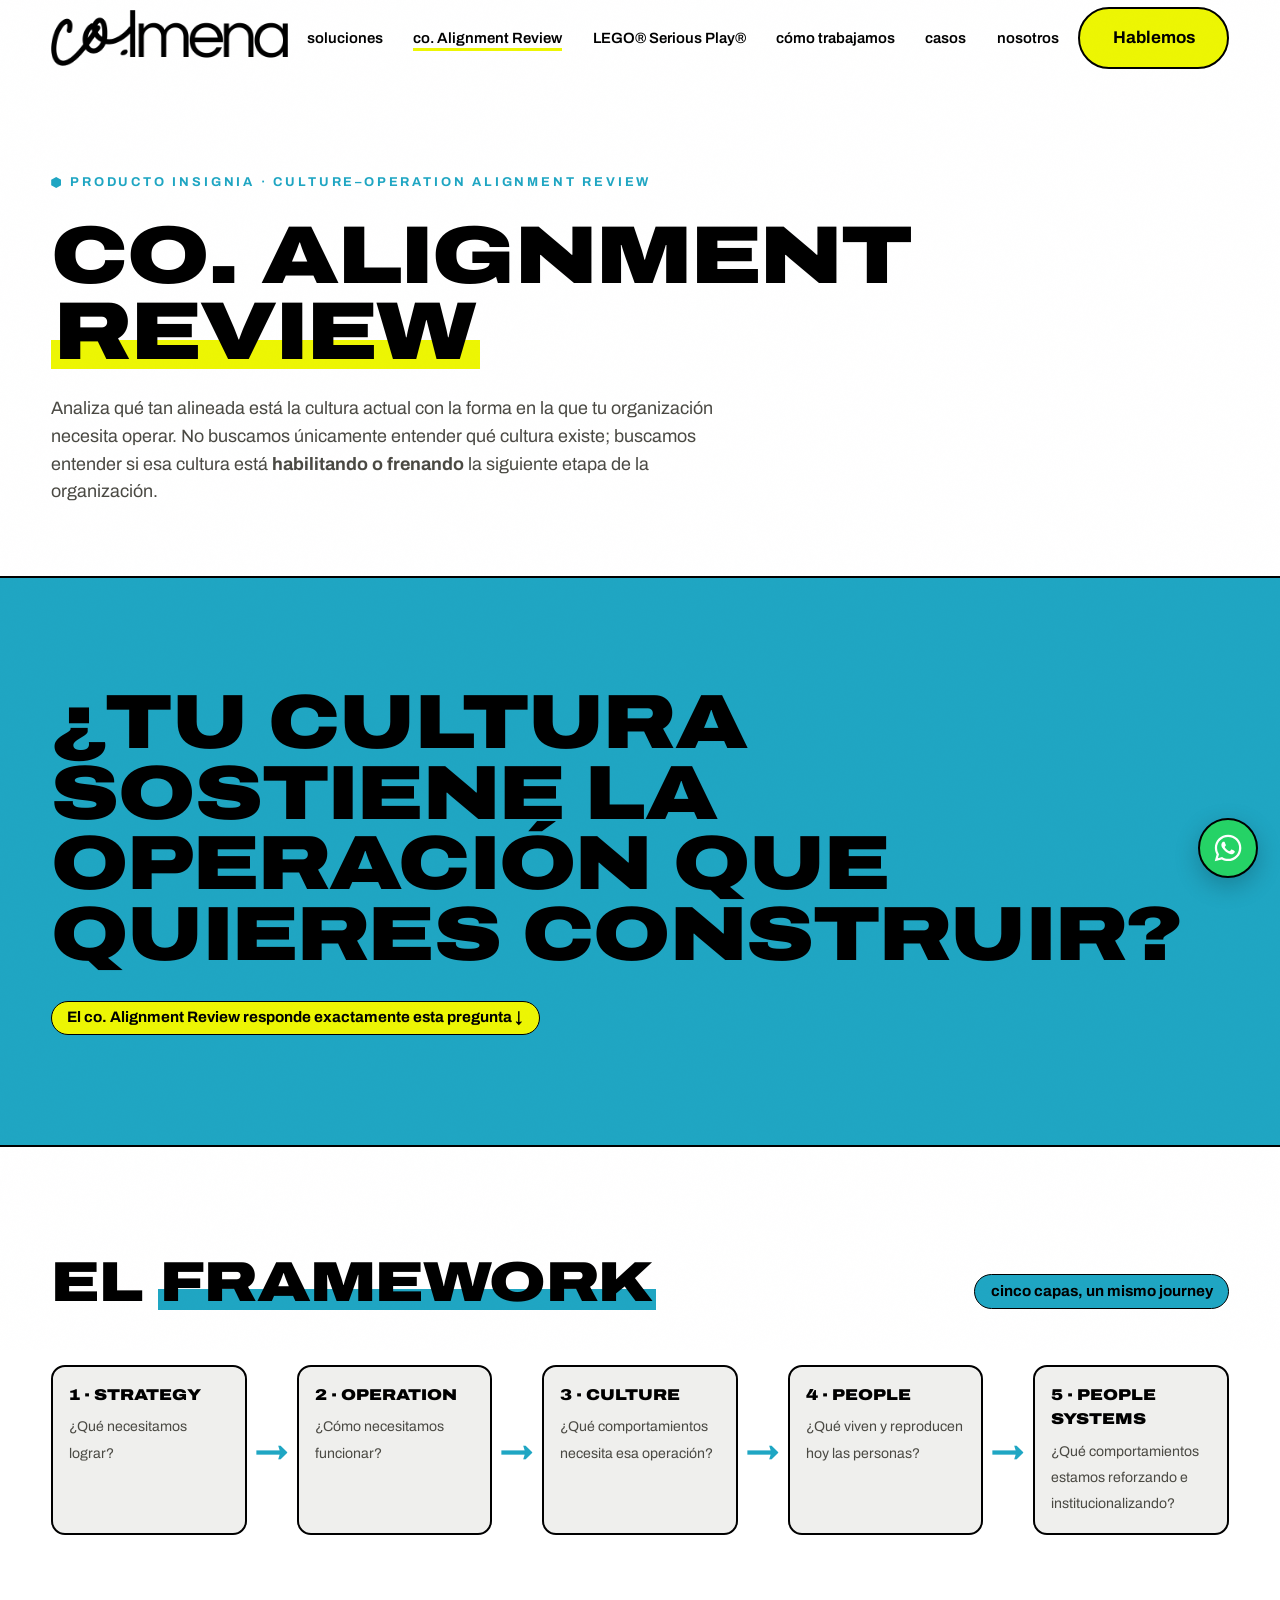
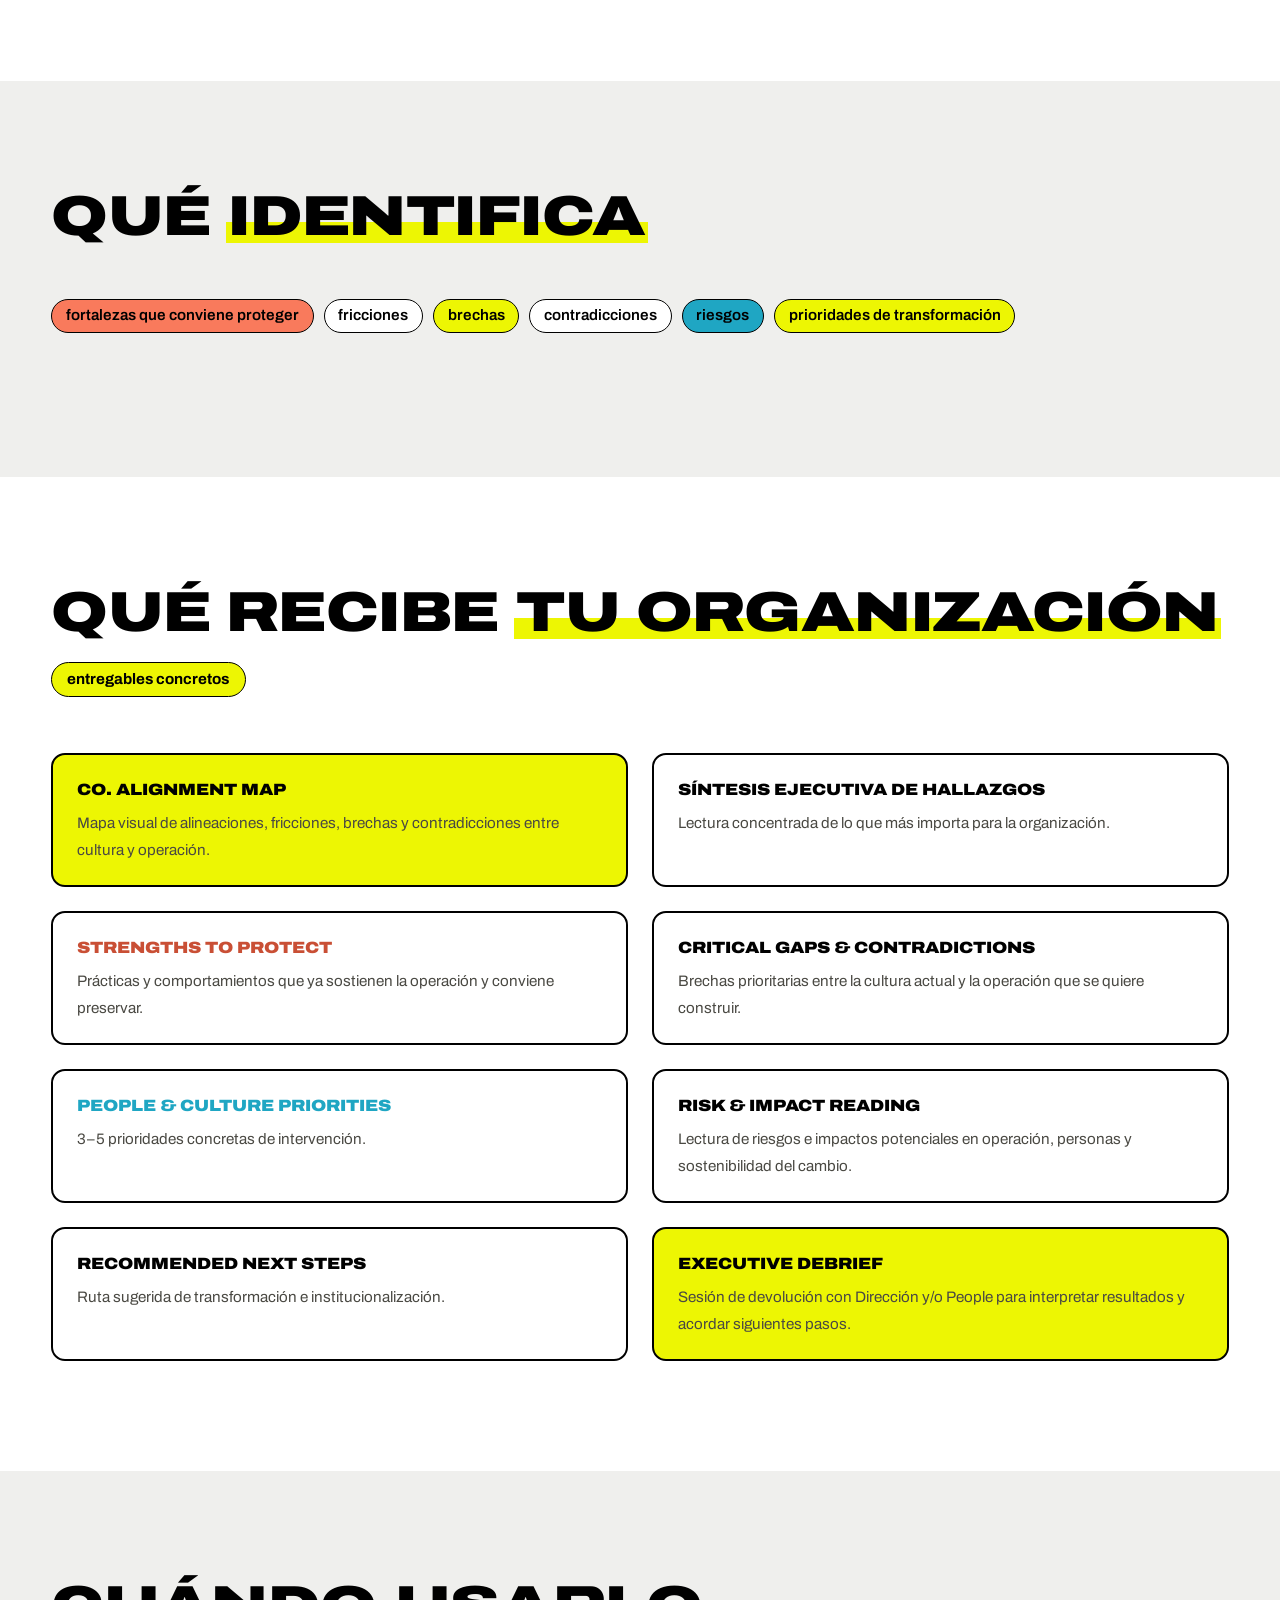
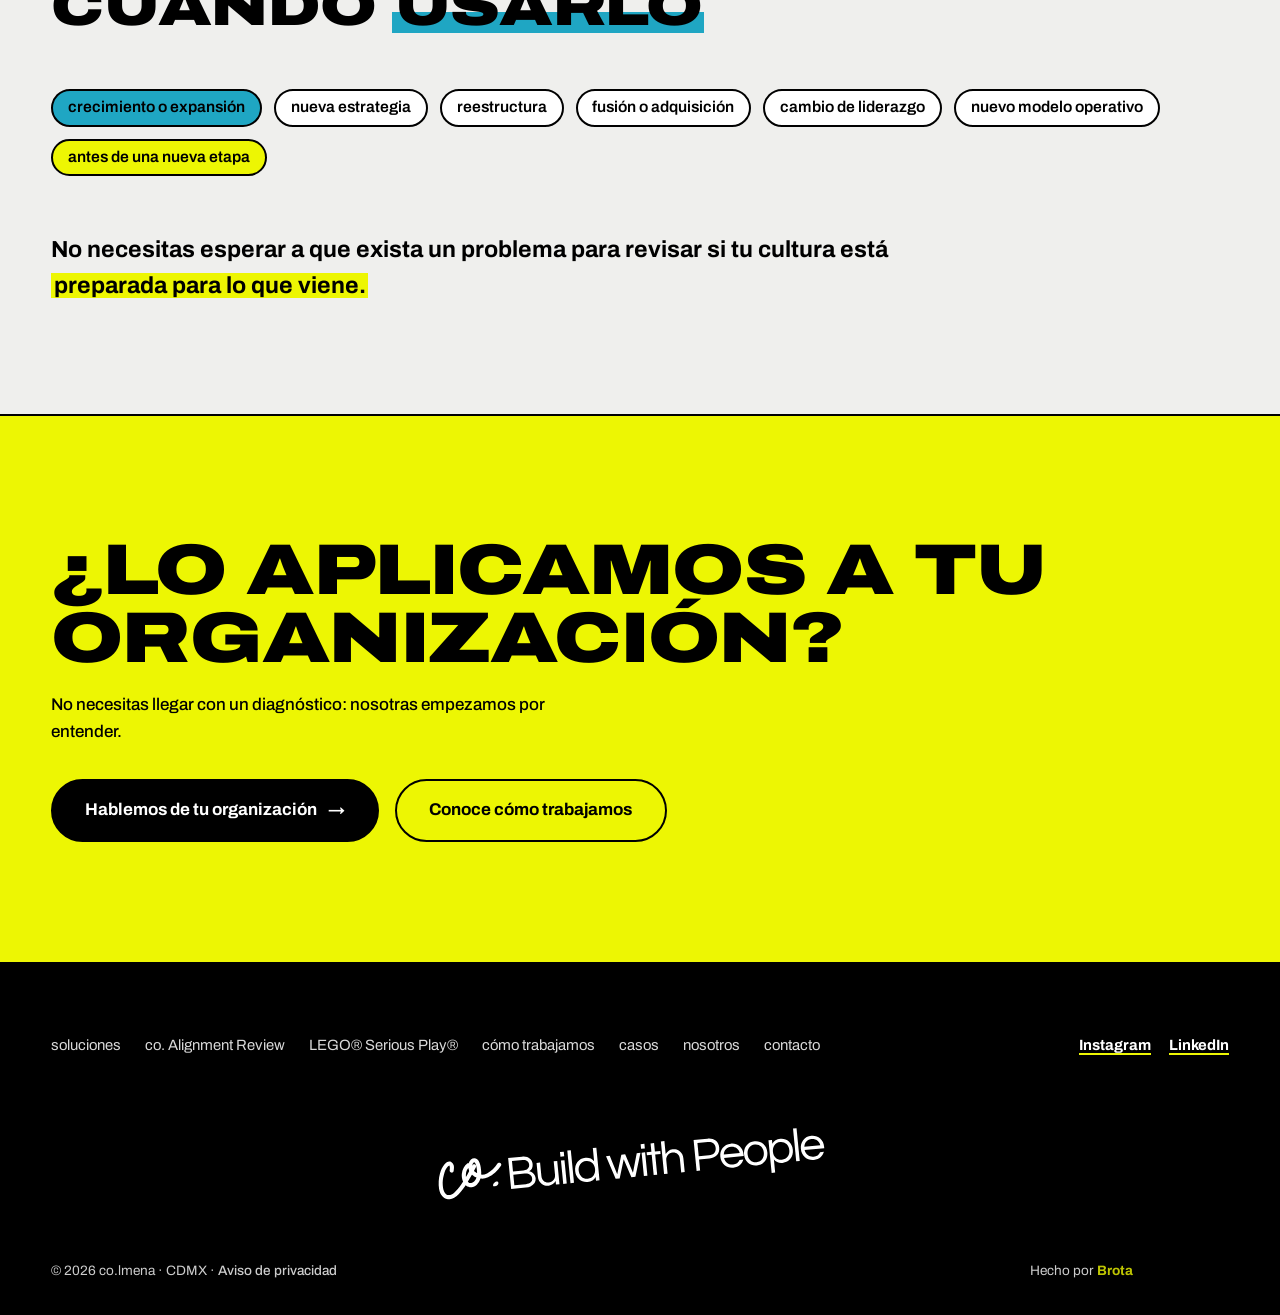
<file: alignment-review.html>
<!DOCTYPE html>
<html lang="es">
<head>
<meta charset="UTF-8">
<meta name="viewport" content="width=device-width, initial-scale=1.0">
<meta name="google-site-verification" content="3k-CB5SvFfK8k6Vy7AF4NIwiHs_ytWUmSluRGJ9aAVA">
<title>co. Alignment Review | Diagnóstico de cultura y operación</title>
<meta name="description" content="Analiza si tu cultura sostiene la operación que quieres construir. Framework de cinco capas, entregables concretos y sesión ejecutiva de devolución.">
<meta name="keywords" content="diagnóstico de cultura organizacional, alineación cultura y operación, culture assessment México">
<meta name="robots" content="index, follow, max-image-preview:large, max-snippet:-1">
<meta name="author" content="co.lmena">
<meta name="theme-color" content="#EDF603">
<link rel="canonical" href="alignment-review.html">
<meta property="og:type" content="website">
<meta property="og:site_name" content="co.lmena">
<meta property="og:locale" content="es_MX">
<meta property="og:url" content="https://somoscolmena.com/alignment-review">
<meta property="og:title" content="co. Alignment Review | Diagnóstico de cultura y operación">
<meta property="og:description" content="Analiza si tu cultura sostiene la operación que quieres construir. Framework de cinco capas, entregables concretos y sesión ejecutiva de devolución.">
<meta property="og:image" content="https://somoscolmena.com/img/og-image.jpg">
<meta property="og:image:width" content="1200">
<meta property="og:image:height" content="630">
<meta property="og:image:alt" content="co.lmena · Consultoría de People &amp; Culture">
<meta name="twitter:card" content="summary_large_image">
<meta name="twitter:title" content="co. Alignment Review | Diagnóstico de cultura y operación">
<meta name="twitter:description" content="Analiza si tu cultura sostiene la operación que quieres construir. Framework de cinco capas, entregables concretos y sesión ejecutiva de devolución.">
<meta name="twitter:image" content="https://somoscolmena.com/img/og-image.jpg">
<link rel="apple-touch-icon" href="img/og-image.jpg">
<script type="application/ld+json">{"@context":"https://schema.org","@type":"BreadcrumbList","itemListElement":[{"@type":"ListItem","position":1,"name":"Inicio","item":"https://somoscolmena.com/"},{"@type":"ListItem","position":2,"name":"co. Alignment Review","item":"https://somoscolmena.com/alignment-review"}]}</script>
<script type="application/ld+json">{"@context":"https://schema.org","@type":"Service","name":"co. Alignment Review","alternateName":"Culture–Operation Alignment Review","description":"Analiza qué tan alineada está la cultura actual con la forma en la que una organización necesita operar.","provider":{"@id":"https://somoscolmena.com/#organization"},"areaServed":{"@type":"Country","name":"México"},"serviceType":"Diagnóstico de cultura organizacional","url":"https://somoscolmena.com/alignment-review"}</script>
<link rel="preconnect" href="https://fonts.googleapis.com">
<link rel="preconnect" href="https://fonts.gstatic.com" crossorigin>
<link href="https://fonts.googleapis.com/css2?family=Archivo:wdth,wght@62..125,100..900&family=Caveat:wght@500;600;700&family=Questrial&display=swap" rel="stylesheet">
<link rel="icon" type="image/svg+xml" href="img/logo-co.svg">
<link rel="stylesheet" href="styles.css">
</head>
<body>

<div id="cursor" aria-hidden="true"></div>

<header>
  <div class="wrap nav">
    <a class="logo" href="index.html" aria-label="co.lmena — inicio"><img class="logo-lockup" src="img/logo-lockup.png" alt="co.lmena"></a>
    <ul class="nav-links">
      <li><a href="soluciones.html">soluciones</a></li>
      <li><a href="alignment-review.html" aria-current="page">co. Alignment Review</a></li>
      <li><a href="lsp.html">LEGO® Serious Play®</a></li>
      <li><a href="como-trabajamos.html">cómo trabajamos</a></li>
      <li><a href="casos.html">casos</a></li>
      <li><a href="nosotros.html">nosotros</a></li>
    </ul>
    <a href="index.html#contacto" class="btn sun nav-cta">Hablemos</a>
    <button class="menu-toggle" aria-label="Abrir menú" aria-expanded="false">☰</button>
  </div>
</header>

<main>

<!-- 1. HERO -->
<section class="page-hero">
  <div class="wrap inview">
    <span class="eyebrow sky">Producto insignia · Culture–Operation Alignment Review</span>
    <h1 class="display"><span class="line-mask"><span>co. Alignment</span></span><span class="line-mask"><span><span class="hl">Review</span></span></span></h1>
    <p class="lead">Analiza qué tan alineada está la cultura actual con la forma en la que tu organización necesita operar. No buscamos únicamente entender qué cultura existe; buscamos entender si esa cultura está <strong>habilitando o frenando</strong> la siguiente etapa de la organización.</p>
  </div>
</section>

<!-- 2. PREGUNTA -->
<section class="big-q">
  <div class="wrap reveal">
    <h2 class="display">¿Tu cultura sostiene la operación que quieres construir?</h2>
    <span class="cap">El co. Alignment Review responde exactamente esta pregunta ↓</span>
  </div>
</section>

<!-- 3. FRAMEWORK -->
<section class="section" id="framework">
  <div class="wrap">
    <div class="section-head reveal">
      <h2 class="display">El <span class="hl sky">framework</span></h2>
      <span class="cap sky-c">cinco capas, un mismo journey</span>
    </div>
    <div class="flow reveal" role="list">
      <div class="node" role="listitem"><b>1 · Strategy</b><span>¿Qué necesitamos lograr?</span></div>
      <span class="arr-sep" aria-hidden="true">→</span>
      <div class="node" role="listitem"><b>2 · Operation</b><span>¿Cómo necesitamos funcionar?</span></div>
      <span class="arr-sep" aria-hidden="true">→</span>
      <div class="node" role="listitem"><b>3 · Culture</b><span>¿Qué comportamientos necesita esa operación?</span></div>
      <span class="arr-sep" aria-hidden="true">→</span>
      <div class="node" role="listitem"><b>4 · People</b><span>¿Qué viven y reproducen hoy las personas?</span></div>
      <span class="arr-sep" aria-hidden="true">→</span>
      <div class="node" role="listitem"><b>5 · People Systems</b><span>¿Qué comportamientos estamos reforzando e institucionalizando?</span></div>
    </div>
  </div>
</section>

<!-- 4. QUÉ IDENTIFICA -->
<section class="section soft" id="identifica">
  <div class="wrap reveal">
    <div class="section-head">
      <h2 class="display">Qué <span class="hl">identifica</span></h2>
    </div>
    <div class="result-tags" style="margin-top:0">
      <span class="t-coral">fortalezas que conviene proteger</span><span>fricciones</span><span class="t-lima">brechas</span><span>contradicciones</span><span class="t-sky">riesgos</span><span class="t-lima">prioridades de transformación</span>
    </div>
  </div>
</section>

<!-- 5. ENTREGABLES -->
<section class="section" id="entregables">
  <div class="wrap">
    <div class="section-head reveal">
      <h2 class="display">Qué recibe <span class="hl">tu organización</span></h2>
      <span class="cap">entregables concretos</span>
    </div>
    <div class="deliv-grid reveal">
      <div class="deliv d-lima"><b>co. Alignment Map</b><span>Mapa visual de alineaciones, fricciones, brechas y contradicciones entre cultura y operación.</span></div>
      <div class="deliv"><b>Síntesis ejecutiva de hallazgos</b><span>Lectura concentrada de lo que más importa para la organización.</span></div>
      <div class="deliv d-coral"><b>Strengths to Protect</b><span>Prácticas y comportamientos que ya sostienen la operación y conviene preservar.</span></div>
      <div class="deliv"><b>Critical Gaps &amp; Contradictions</b><span>Brechas prioritarias entre la cultura actual y la operación que se quiere construir.</span></div>
      <div class="deliv d-sky"><b>People &amp; Culture Priorities</b><span>3–5 prioridades concretas de intervención.</span></div>
      <div class="deliv"><b>Risk &amp; Impact Reading</b><span>Lectura de riesgos e impactos potenciales en operación, personas y sostenibilidad del cambio.</span></div>
      <div class="deliv"><b>Recommended Next Steps</b><span>Ruta sugerida de transformación e institucionalización.</span></div>
      <div class="deliv d-lima"><b>Executive Debrief</b><span>Sesión de devolución con Dirección y/o People para interpretar resultados y acordar siguientes pasos.</span></div>
    </div>
  </div>
</section>

<!-- 6. CUÁNDO USARLO -->
<section class="section soft" id="cuando-usarlo">
  <div class="wrap">
    <div class="section-head reveal">
      <h2 class="display">Cuándo <span class="hl sky">usarlo</span></h2>
    </div>
    <div class="chips reveal">
      <span class="sky-c">crecimiento o expansión</span>
      <span>nueva estrategia</span>
      <span>reestructura</span>
      <span>fusión o adquisición</span>
      <span>cambio de liderazgo</span>
      <span>nuevo modelo operativo</span>
      <span class="lit">antes de una nueva etapa</span>
    </div>
    <p class="when-close reveal">No necesitas esperar a que exista un problema para revisar si tu cultura está <span class="hl-fix">preparada para lo que viene.</span></p>
  </div>
</section>

<!-- 7. CTA -->
<section class="contact">
  <div class="wrap reveal">
    <h2 class="display" style="max-width:14em">¿Lo aplicamos a tu organización?</h2>
    <p class="sub" style="margin-top:20px;max-width:32em;font-weight:500">No necesitas llegar con un diagnóstico: nosotras empezamos por entender.</p>
    <div style="margin-top:34px;display:flex;gap:16px;flex-wrap:wrap">
      <a class="btn" href="index.html#contacto">Hablemos de tu organización <span class="arr">→</span></a>
      <a class="btn ghost" href="como-trabajamos.html">Conoce cómo trabajamos</a>
    </div>
  </div>
</section>

</main>

<footer class="on-dark">
  <div class="wrap foot-top">
    <ul class="foot-links">
      <li><a href="soluciones.html">soluciones</a></li>
      <li><a href="alignment-review.html">co. Alignment Review</a></li>
      <li><a href="lsp.html">LEGO® Serious Play®</a></li>
      <li><a href="como-trabajamos.html">cómo trabajamos</a></li>
      <li><a href="casos.html">casos</a></li>
      <li><a href="nosotros.html">nosotros</a></li>
      <li><a href="index.html#contacto">contacto</a></li>
    </ul>
    <ul class="foot-social">
      <li><a href="https://www.instagram.com/_somoscolmena/" target="_blank" rel="noopener">Instagram</a></li>
      <li><a href="https://www.linkedin.com/company/somoscolmena/" target="_blank" rel="noopener">LinkedIn</a></li>
    </ul>
  </div>
  <div class="wrap">
    <img class="foot-logo" src="img/logo-bwp.svg" alt="co.lmena · Build with People">
    <div class="credit">
      <span>© 2026 co.lmena · CDMX · <a href="privacidad.html" style="color:#fff;font-weight:500">Aviso de privacidad</a></span>
      <span>Hecho por <a href="https://brotadigital.mx" target="_blank" rel="noopener">Brota</a></span>
    </div>
  </div>
</footer>

<a class="wa-fab" href="https://wa.me/525548158812" target="_blank" rel="noopener" aria-label="Escríbenos por WhatsApp">
  <svg viewBox="0 0 24 24" aria-hidden="true"><path d="M12.04 2c-5.46 0-9.9 4.44-9.9 9.9 0 1.75.46 3.45 1.32 4.95L2.05 22l5.3-1.39c1.45.79 3.08 1.21 4.74 1.21h.01c5.46 0 9.9-4.44 9.9-9.9 0-2.65-1.03-5.14-2.9-7.01A9.82 9.82 0 0 0 12.04 2zm0 18.15c-1.48 0-2.93-.4-4.2-1.15l-.3-.18-3.12.82.83-3.04-.2-.31a8.26 8.26 0 0 1-1.26-4.38c0-4.54 3.7-8.24 8.25-8.24 2.2 0 4.27.86 5.82 2.42a8.18 8.18 0 0 1 2.41 5.83c0 4.54-3.7 8.23-8.23 8.23zm4.52-6.16c-.25-.12-1.47-.72-1.69-.81-.23-.08-.39-.12-.56.13-.17.25-.64.81-.78.97-.14.17-.29.19-.54.06-.25-.12-1.05-.39-1.99-1.23-.74-.66-1.23-1.47-1.38-1.72-.14-.25-.02-.38.11-.51.11-.11.25-.29.37-.43.12-.14.17-.25.25-.41.08-.17.04-.31-.02-.43-.06-.12-.56-1.34-.76-1.84-.2-.48-.41-.42-.56-.43h-.48c-.17 0-.43.06-.66.31-.22.25-.86.85-.86 2.07 0 1.22.89 2.4 1.01 2.56.12.17 1.75 2.67 4.23 3.74.59.26 1.05.41 1.41.52.59.19 1.13.16 1.56.1.48-.07 1.47-.6 1.67-1.18.21-.58.21-1.07.14-1.18-.06-.1-.23-.16-.48-.29z"/></svg>
</a>

<script src="site.js"></script>
</body>
</html>
</file>
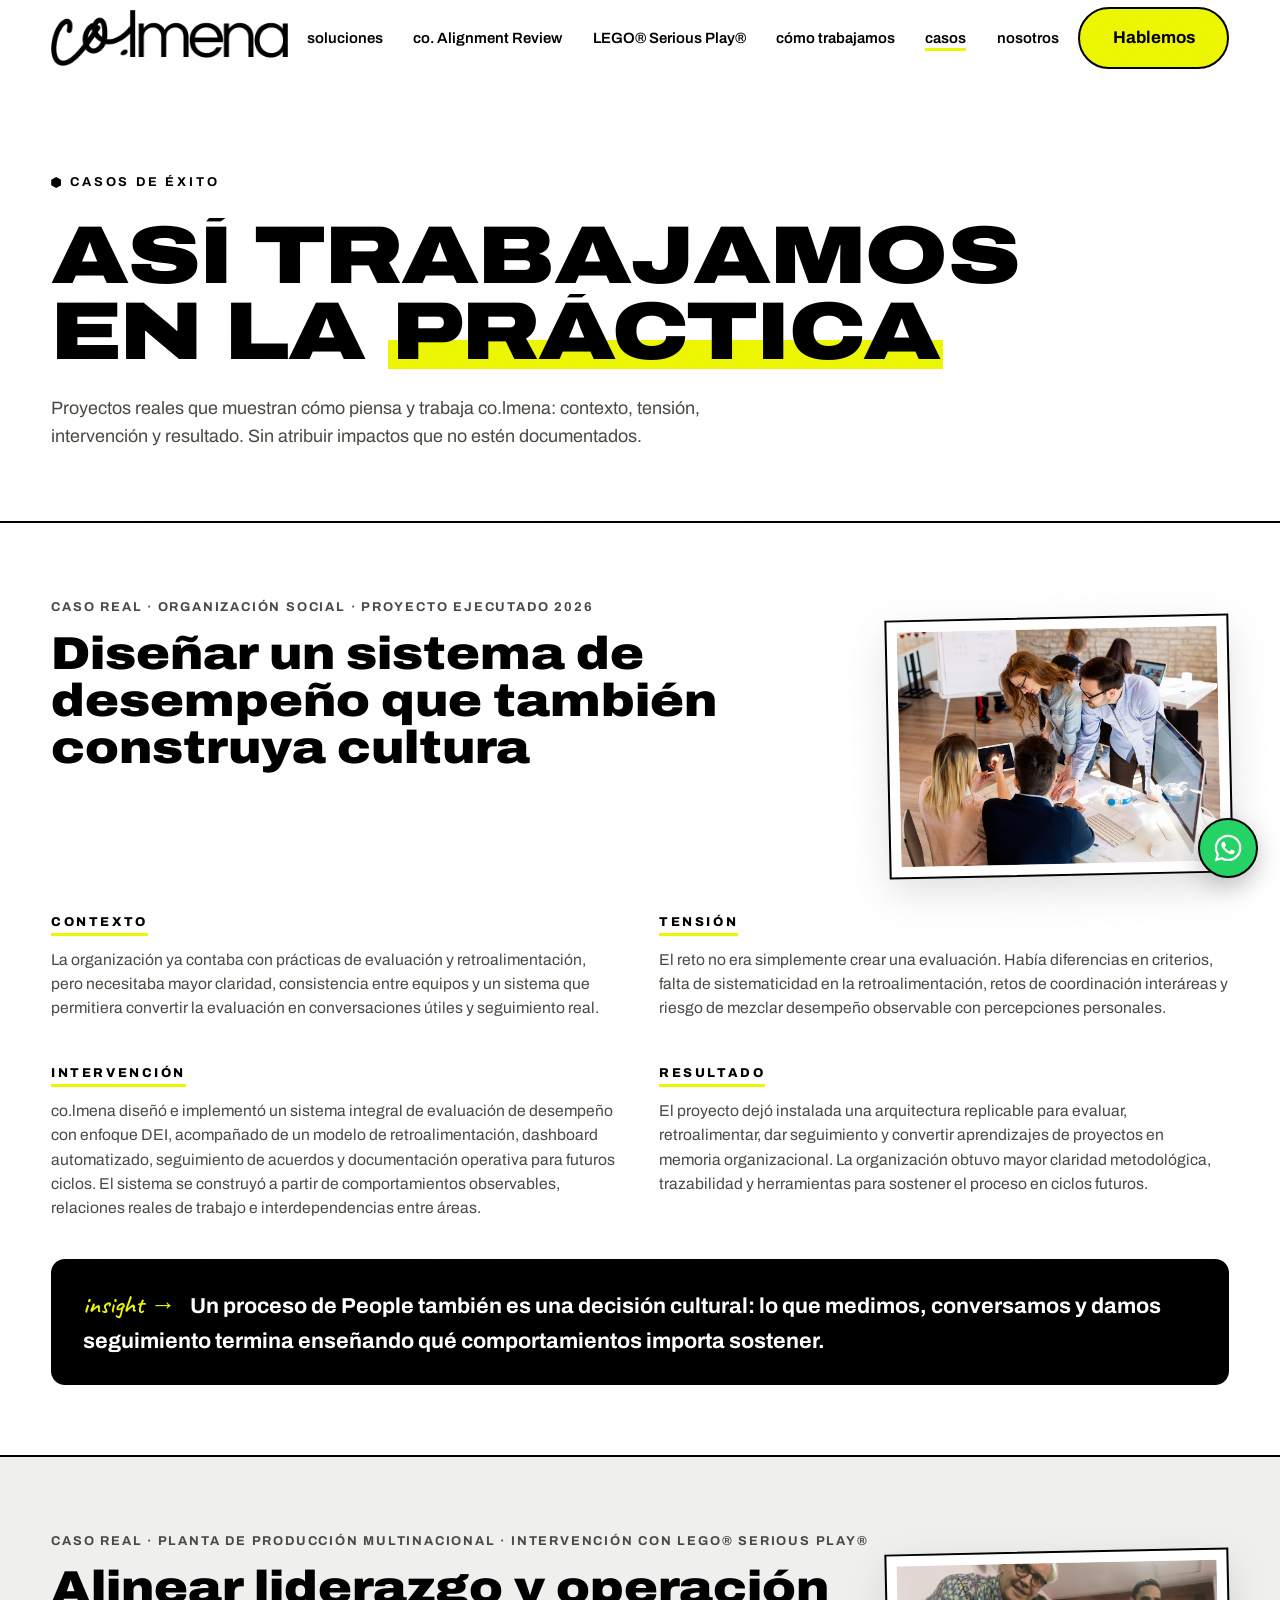
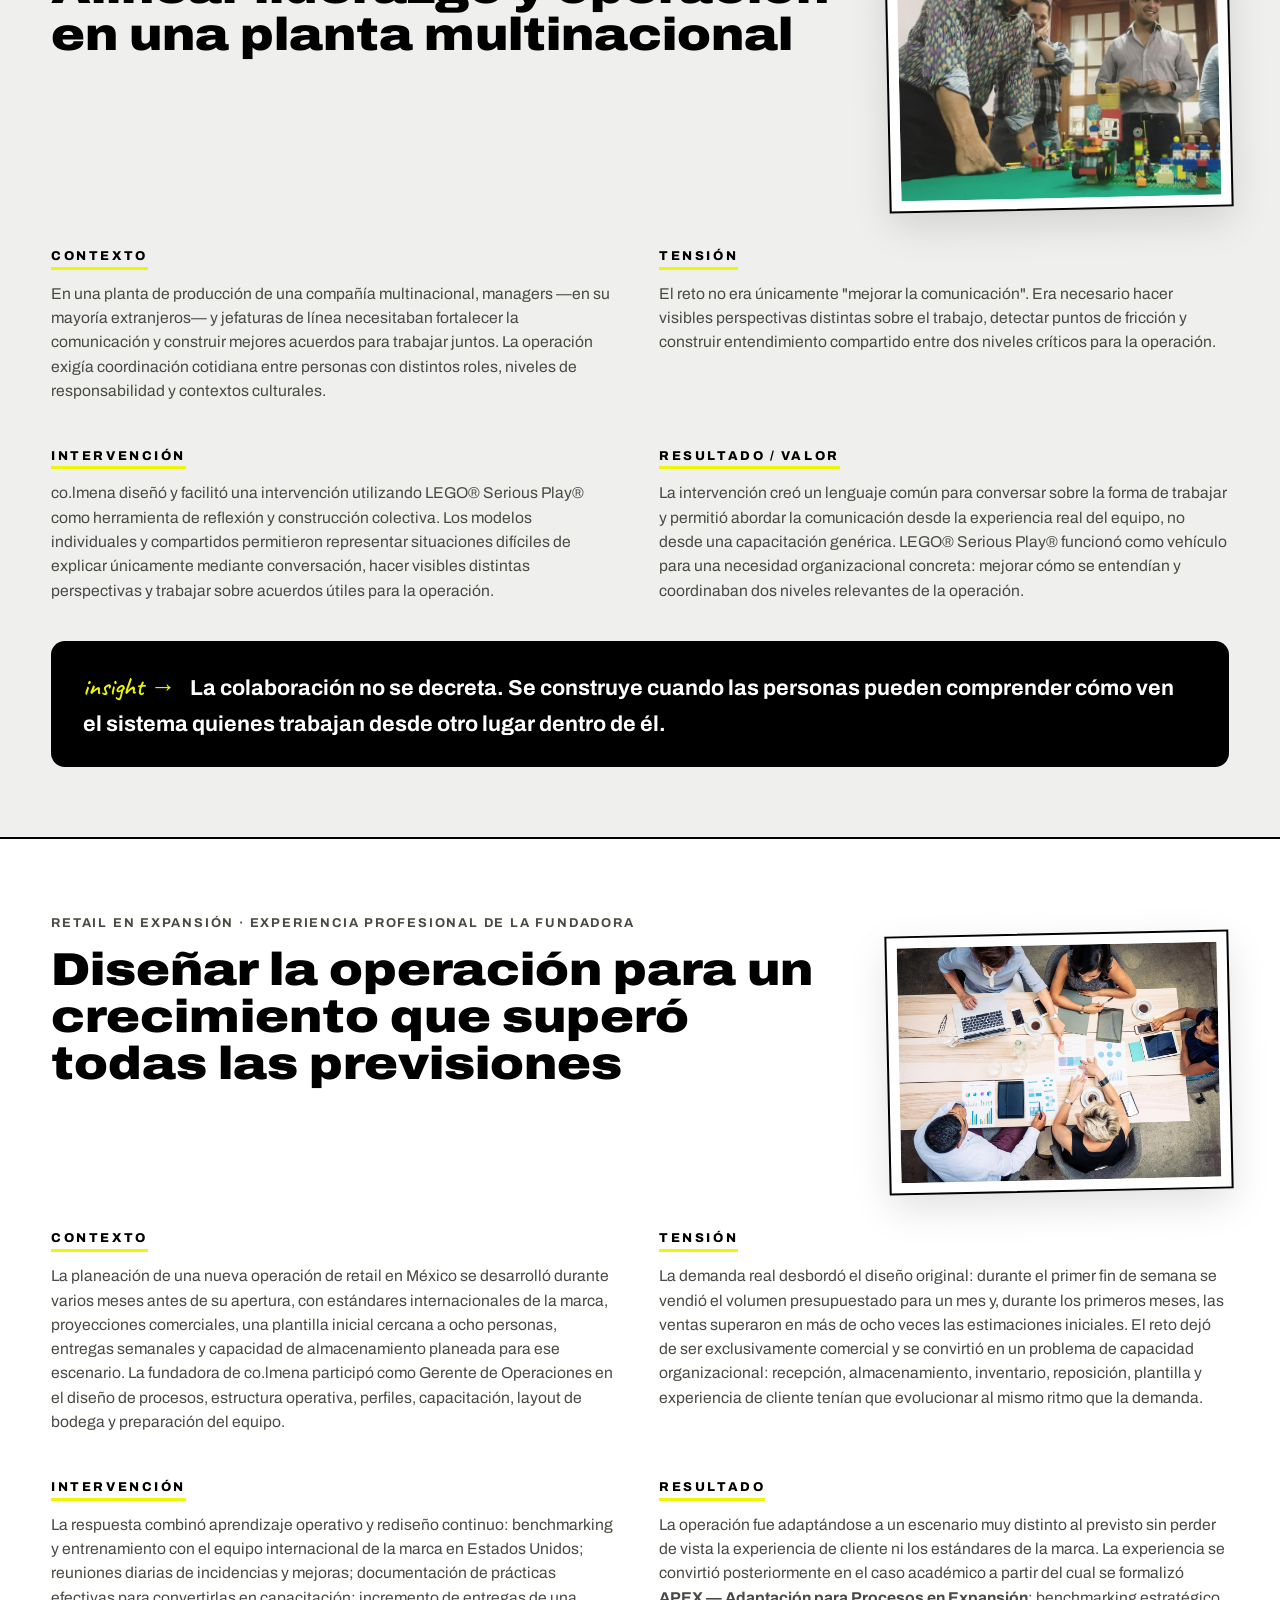
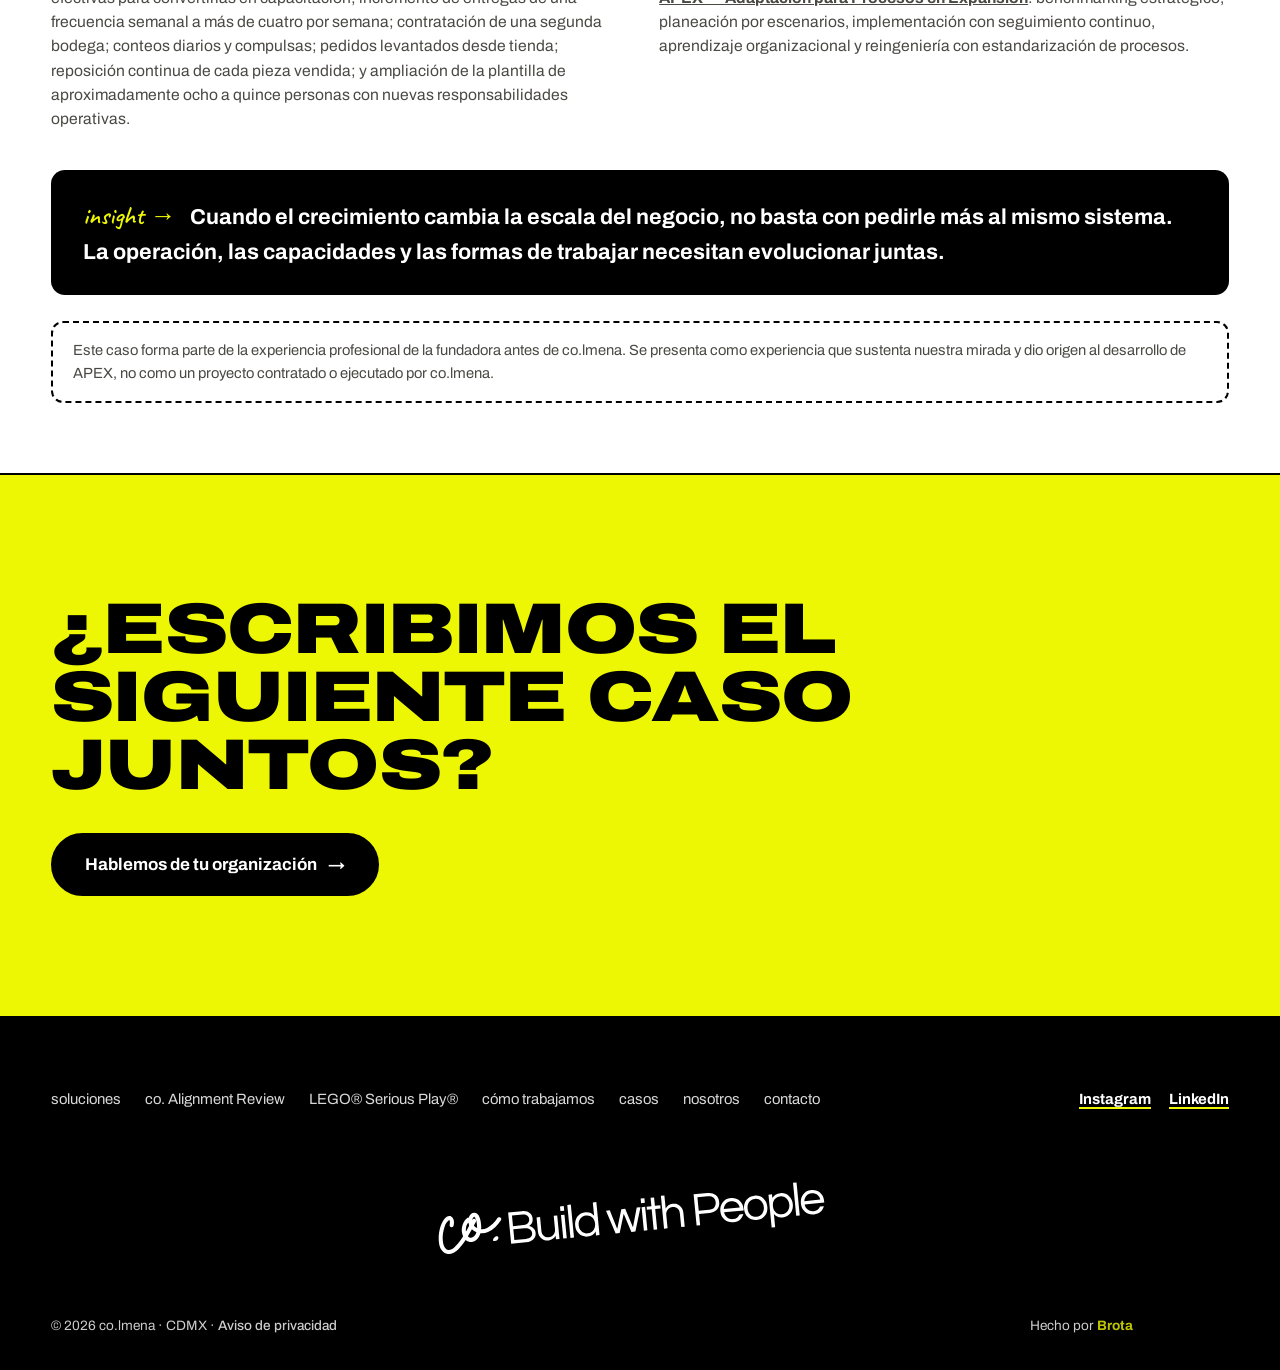
<file: casos.html>
<!DOCTYPE html>
<html lang="es">
<head>
<meta charset="UTF-8">
<meta name="viewport" content="width=device-width, initial-scale=1.0">
<meta name="google-site-verification" content="3k-CB5SvFfK8k6Vy7AF4NIwiHs_ytWUmSluRGJ9aAVA">
<title>Casos de éxito | co.lmena — People &amp; Culture</title>
<meta name="description" content="Proyectos reales de cultura, desempeño y liderazgo: contexto, tensión, intervención y resultado. Así trabaja co.lmena en la práctica.">
<meta name="keywords" content="casos de éxito cultura organizacional, consultoría organizacional México, sistema de desempeño">
<meta name="robots" content="index, follow, max-image-preview:large, max-snippet:-1">
<meta name="author" content="co.lmena">
<meta name="theme-color" content="#EDF603">
<link rel="canonical" href="casos.html">
<meta property="og:type" content="website">
<meta property="og:site_name" content="co.lmena">
<meta property="og:locale" content="es_MX">
<meta property="og:url" content="https://somoscolmena.com/casos">
<meta property="og:title" content="Casos de éxito | co.lmena — People &amp; Culture">
<meta property="og:description" content="Proyectos reales de cultura, desempeño y liderazgo: contexto, tensión, intervención y resultado. Así trabaja co.lmena en la práctica.">
<meta property="og:image" content="https://somoscolmena.com/img/og-image.jpg">
<meta property="og:image:width" content="1200">
<meta property="og:image:height" content="630">
<meta property="og:image:alt" content="co.lmena · Consultoría de People &amp; Culture">
<meta name="twitter:card" content="summary_large_image">
<meta name="twitter:title" content="Casos de éxito | co.lmena — People &amp; Culture">
<meta name="twitter:description" content="Proyectos reales de cultura, desempeño y liderazgo: contexto, tensión, intervención y resultado. Así trabaja co.lmena en la práctica.">
<meta name="twitter:image" content="https://somoscolmena.com/img/og-image.jpg">
<link rel="apple-touch-icon" href="img/og-image.jpg">
<script type="application/ld+json">{"@context":"https://schema.org","@type":"BreadcrumbList","itemListElement":[{"@type":"ListItem","position":1,"name":"Inicio","item":"https://somoscolmena.com/"},{"@type":"ListItem","position":2,"name":"Casos de éxito","item":"https://somoscolmena.com/casos"}]}</script>
<link rel="preconnect" href="https://fonts.googleapis.com">
<link rel="preconnect" href="https://fonts.gstatic.com" crossorigin>
<link href="https://fonts.googleapis.com/css2?family=Archivo:wdth,wght@62..125,100..900&family=Caveat:wght@500;600;700&family=Questrial&display=swap" rel="stylesheet">
<link rel="icon" type="image/svg+xml" href="img/logo-co.svg">
<link rel="stylesheet" href="styles.css">
</head>
<body>

<div id="cursor" aria-hidden="true"></div>

<header>
  <div class="wrap nav">
    <a class="logo" href="index.html" aria-label="co.lmena — inicio"><img class="logo-lockup" src="img/logo-lockup.png" alt="co.lmena"></a>
    <ul class="nav-links">
      <li><a href="soluciones.html">soluciones</a></li>
      <li><a href="alignment-review.html">co. Alignment Review</a></li>
      <li><a href="lsp.html">LEGO® Serious Play®</a></li>
      <li><a href="como-trabajamos.html">cómo trabajamos</a></li>
      <li><a href="casos.html" aria-current="page">casos</a></li>
      <li><a href="nosotros.html">nosotros</a></li>
    </ul>
    <a href="index.html#contacto" class="btn sun nav-cta">Hablemos</a>
    <button class="menu-toggle" aria-label="Abrir menú" aria-expanded="false">☰</button>
  </div>
</header>

<main>

<section class="page-hero">
  <div class="wrap inview">
    <span class="eyebrow">Casos de éxito</span>
    <h1 class="display"><span class="line-mask"><span>Así trabajamos</span></span><span class="line-mask"><span>en la <span class="hl">práctica</span></span></span></h1>
    <p class="lead">Proyectos reales que muestran cómo piensa y trabaja co.lmena: contexto, tensión, intervención y resultado. Sin atribuir impactos que no estén documentados.</p>
  </div>
</section>

<article class="case-full" id="desempeno">
  <div class="wrap reveal">
    <span class="kicker">Caso real · Organización social · Proyecto ejecutado 2026</span>
    <div class="case-head">
      <h2>Diseñar un sistema de desempeño que también construya cultura</h2>
      <div class="frame case-photo"><img src="img/sesion-pizarra.jpg" alt="Equipo trabajando frente a un pizarrón"></div>
    </div>
    <div class="case-blocks">
      <div class="case-block">
        <h4>Contexto</h4>
        <p>La organización ya contaba con prácticas de evaluación y retroalimentación, pero necesitaba mayor claridad, consistencia entre equipos y un sistema que permitiera convertir la evaluación en conversaciones útiles y seguimiento real.</p>
      </div>
      <div class="case-block">
        <h4>Tensión</h4>
        <p>El reto no era simplemente crear una evaluación. Había diferencias en criterios, falta de sistematicidad en la retroalimentación, retos de coordinación interáreas y riesgo de mezclar desempeño observable con percepciones personales.</p>
      </div>
      <div class="case-block">
        <h4>Intervención</h4>
        <p>co.lmena diseñó e implementó un sistema integral de evaluación de desempeño con enfoque DEI, acompañado de un modelo de retroalimentación, dashboard automatizado, seguimiento de acuerdos y documentación operativa para futuros ciclos. El sistema se construyó a partir de comportamientos observables, relaciones reales de trabajo e interdependencias entre áreas.</p>
      </div>
      <div class="case-block">
        <h4>Resultado</h4>
        <p>El proyecto dejó instalada una arquitectura replicable para evaluar, retroalimentar, dar seguimiento y convertir aprendizajes de proyectos en memoria organizacional. La organización obtuvo mayor claridad metodológica, trazabilidad y herramientas para sostener el proceso en ciclos futuros.</p>
      </div>
      <div class="case-insight"><span class="hand">insight →</span> Un proceso de People también es una decisión cultural: lo que medimos, conversamos y damos seguimiento termina enseñando qué comportamientos importa sostener.</div>
    </div>
  </div>
</article>

<article class="case-full" id="planta">
  <div class="wrap reveal">
    <span class="kicker">Caso real · Planta de producción multinacional · Intervención con LEGO® Serious Play®</span>
    <div class="case-head">
      <h2>Alinear liderazgo y operación en una planta multinacional</h2>
      <div class="frame case-photo"><img src="img/caso-planta.jpg" alt="Managers y jefaturas construyendo durante la intervención con LEGO® Serious Play®"></div>
    </div>
    <div class="case-blocks">
      <div class="case-block">
        <h4>Contexto</h4>
        <p>En una planta de producción de una compañía multinacional, managers —en su mayoría extranjeros— y jefaturas de línea necesitaban fortalecer la comunicación y construir mejores acuerdos para trabajar juntos. La operación exigía coordinación cotidiana entre personas con distintos roles, niveles de responsabilidad y contextos culturales.</p>
      </div>
      <div class="case-block">
        <h4>Tensión</h4>
        <p>El reto no era únicamente "mejorar la comunicación". Era necesario hacer visibles perspectivas distintas sobre el trabajo, detectar puntos de fricción y construir entendimiento compartido entre dos niveles críticos para la operación.</p>
      </div>
      <div class="case-block">
        <h4>Intervención</h4>
        <p>co.lmena diseñó y facilitó una intervención utilizando LEGO® Serious Play® como herramienta de reflexión y construcción colectiva. Los modelos individuales y compartidos permitieron representar situaciones difíciles de explicar únicamente mediante conversación, hacer visibles distintas perspectivas y trabajar sobre acuerdos útiles para la operación.</p>
      </div>
      <div class="case-block">
        <h4>Resultado / Valor</h4>
        <p>La intervención creó un lenguaje común para conversar sobre la forma de trabajar y permitió abordar la comunicación desde la experiencia real del equipo, no desde una capacitación genérica. LEGO® Serious Play® funcionó como vehículo para una necesidad organizacional concreta: mejorar cómo se entendían y coordinaban dos niveles relevantes de la operación.</p>
      </div>
      <div class="case-insight"><span class="hand">insight →</span> La colaboración no se decreta. Se construye cuando las personas pueden comprender cómo ven el sistema quienes trabajan desde otro lugar dentro de él.</div>
    </div>
  </div>
</article>

<article class="case-full" id="retail">
  <div class="wrap reveal">
    <span class="kicker">Retail en expansión · Experiencia profesional de la fundadora</span>
    <div class="case-head">
      <h2>Diseñar la operación para un crecimiento que superó todas las previsiones</h2>
      <div class="frame case-photo"><img src="img/vista-datos.jpg" alt="Equipo revisando datos de operación en una mesa de trabajo"></div>
    </div>
    <div class="case-blocks">
      <div class="case-block">
        <h4>Contexto</h4>
        <p>La planeación de una nueva operación de retail en México se desarrolló durante varios meses antes de su apertura, con estándares internacionales de la marca, proyecciones comerciales, una plantilla inicial cercana a ocho personas, entregas semanales y capacidad de almacenamiento planeada para ese escenario. La fundadora de co.lmena participó como Gerente de Operaciones en el diseño de procesos, estructura operativa, perfiles, capacitación, layout de bodega y preparación del equipo.</p>
      </div>
      <div class="case-block">
        <h4>Tensión</h4>
        <p>La demanda real desbordó el diseño original: durante el primer fin de semana se vendió el volumen presupuestado para un mes y, durante los primeros meses, las ventas superaron en más de ocho veces las estimaciones iniciales. El reto dejó de ser exclusivamente comercial y se convirtió en un problema de capacidad organizacional: recepción, almacenamiento, inventario, reposición, plantilla y experiencia de cliente tenían que evolucionar al mismo ritmo que la demanda.</p>
      </div>
      <div class="case-block">
        <h4>Intervención</h4>
        <p>La respuesta combinó aprendizaje operativo y rediseño continuo: benchmarking y entrenamiento con el equipo internacional de la marca en Estados Unidos; reuniones diarias de incidencias y mejoras; documentación de prácticas efectivas para convertirlas en capacitación; incremento de entregas de una frecuencia semanal a más de cuatro por semana; contratación de una segunda bodega; conteos diarios y compulsas; pedidos levantados desde tienda; reposición continua de cada pieza vendida; y ampliación de la plantilla de aproximadamente ocho a quince personas con nuevas responsabilidades operativas.</p>
      </div>
      <div class="case-block">
        <h4>Resultado</h4>
        <p>La operación fue adaptándose a un escenario muy distinto al previsto sin perder de vista la experiencia de cliente ni los estándares de la marca. La experiencia se convirtió posteriormente en el caso académico a partir del cual se formalizó <a href="como-trabajamos.html#apex" style="font-weight:700">APEX — Adaptación para Procesos en Expansión</a>: benchmarking estratégico, planeación por escenarios, implementación con seguimiento continuo, aprendizaje organizacional y reingeniería con estandarización de procesos.</p>
      </div>
      <div class="case-insight"><span class="hand">insight →</span> Cuando el crecimiento cambia la escala del negocio, no basta con pedirle más al mismo sistema. La operación, las capacidades y las formas de trabajar necesitan evolucionar juntas.</div>
    </div>
    <div class="founder-note">Este caso forma parte de la experiencia profesional de la fundadora antes de co.lmena. Se presenta como experiencia que sustenta nuestra mirada y dio origen al desarrollo de APEX, no como un proyecto contratado o ejecutado por co.lmena.</div>
  </div>
</article>

<section class="contact">
  <div class="wrap reveal">
    <h2 class="display" style="max-width:14em">¿Escribimos el siguiente caso juntos?</h2>
    <div style="margin-top:34px">
      <a class="btn" href="index.html#contacto">Hablemos de tu organización <span class="arr">→</span></a>
    </div>
  </div>
</section>

</main>

<footer class="on-dark">
  <div class="wrap foot-top">
    <ul class="foot-links">
      <li><a href="soluciones.html">soluciones</a></li>
      <li><a href="alignment-review.html">co. Alignment Review</a></li>
      <li><a href="lsp.html">LEGO® Serious Play®</a></li>
      <li><a href="como-trabajamos.html">cómo trabajamos</a></li>
      <li><a href="casos.html">casos</a></li>
      <li><a href="nosotros.html">nosotros</a></li>
      <li><a href="index.html#contacto">contacto</a></li>
    </ul>
    <ul class="foot-social">
      <li><a href="https://www.instagram.com/_somoscolmena/" target="_blank" rel="noopener">Instagram</a></li>
      <li><a href="https://www.linkedin.com/company/somoscolmena/" target="_blank" rel="noopener">LinkedIn</a></li>
    </ul>
  </div>
  <div class="wrap">
    <img class="foot-logo" src="img/logo-bwp.svg" alt="co.lmena · Build with People">
    <div class="credit">
      <span>© 2026 co.lmena · CDMX · <a href="privacidad.html" style="color:#fff;font-weight:500">Aviso de privacidad</a></span>
      <span>Hecho por <a href="https://brotadigital.mx" target="_blank" rel="noopener">Brota</a></span>
    </div>
  </div>
</footer>

<a class="wa-fab" href="https://wa.me/525548158812" target="_blank" rel="noopener" aria-label="Escríbenos por WhatsApp">
  <svg viewBox="0 0 24 24" aria-hidden="true"><path d="M12.04 2c-5.46 0-9.9 4.44-9.9 9.9 0 1.75.46 3.45 1.32 4.95L2.05 22l5.3-1.39c1.45.79 3.08 1.21 4.74 1.21h.01c5.46 0 9.9-4.44 9.9-9.9 0-2.65-1.03-5.14-2.9-7.01A9.82 9.82 0 0 0 12.04 2zm0 18.15c-1.48 0-2.93-.4-4.2-1.15l-.3-.18-3.12.82.83-3.04-.2-.31a8.26 8.26 0 0 1-1.26-4.38c0-4.54 3.7-8.24 8.25-8.24 2.2 0 4.27.86 5.82 2.42a8.18 8.18 0 0 1 2.41 5.83c0 4.54-3.7 8.23-8.23 8.23zm4.52-6.16c-.25-.12-1.47-.72-1.69-.81-.23-.08-.39-.12-.56.13-.17.25-.64.81-.78.97-.14.17-.29.19-.54.06-.25-.12-1.05-.39-1.99-1.23-.74-.66-1.23-1.47-1.38-1.72-.14-.25-.02-.38.11-.51.11-.11.25-.29.37-.43.12-.14.17-.25.25-.41.08-.17.04-.31-.02-.43-.06-.12-.56-1.34-.76-1.84-.2-.48-.41-.42-.56-.43h-.48c-.17 0-.43.06-.66.31-.22.25-.86.85-.86 2.07 0 1.22.89 2.4 1.01 2.56.12.17 1.75 2.67 4.23 3.74.59.26 1.05.41 1.41.52.59.19 1.13.16 1.56.1.48-.07 1.47-.6 1.67-1.18.21-.58.21-1.07.14-1.18-.06-.1-.23-.16-.48-.29z"/></svg>
</a>

<script src="site.js"></script>
</body>
</html>
</file>
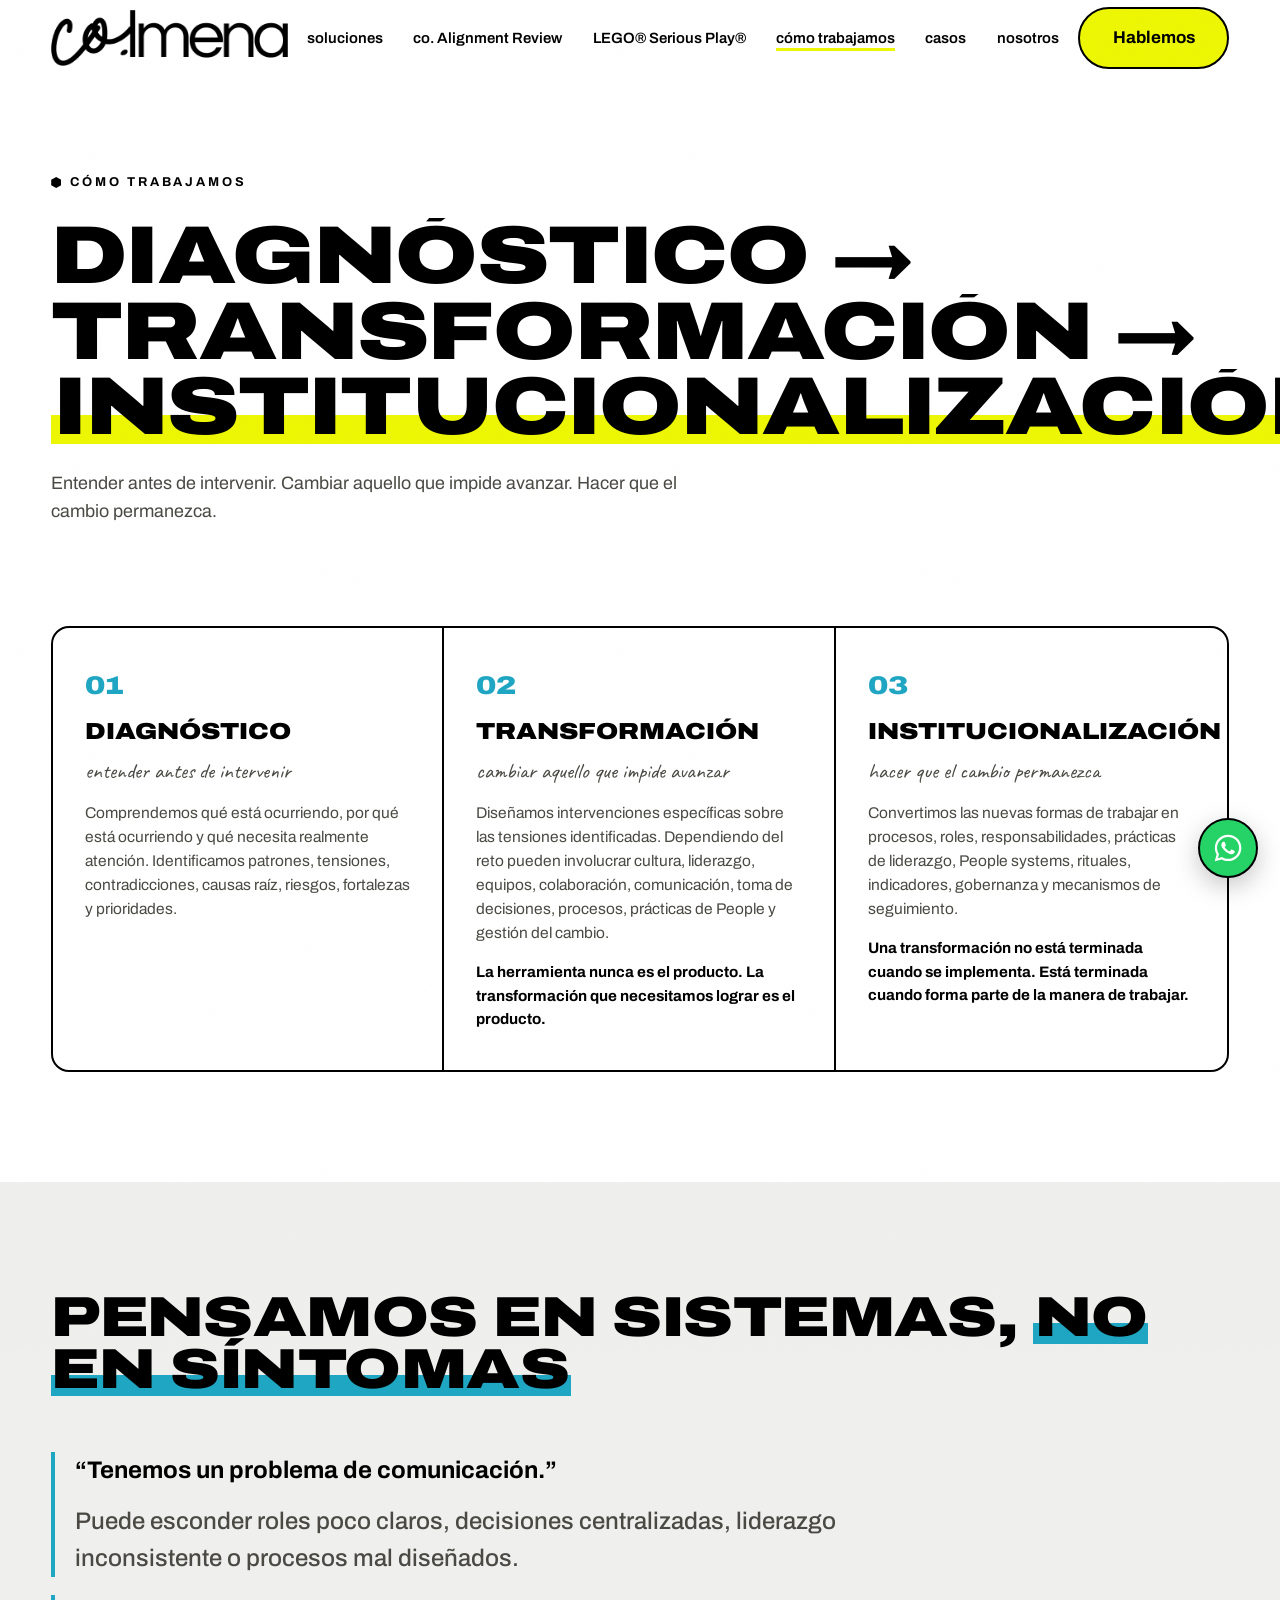
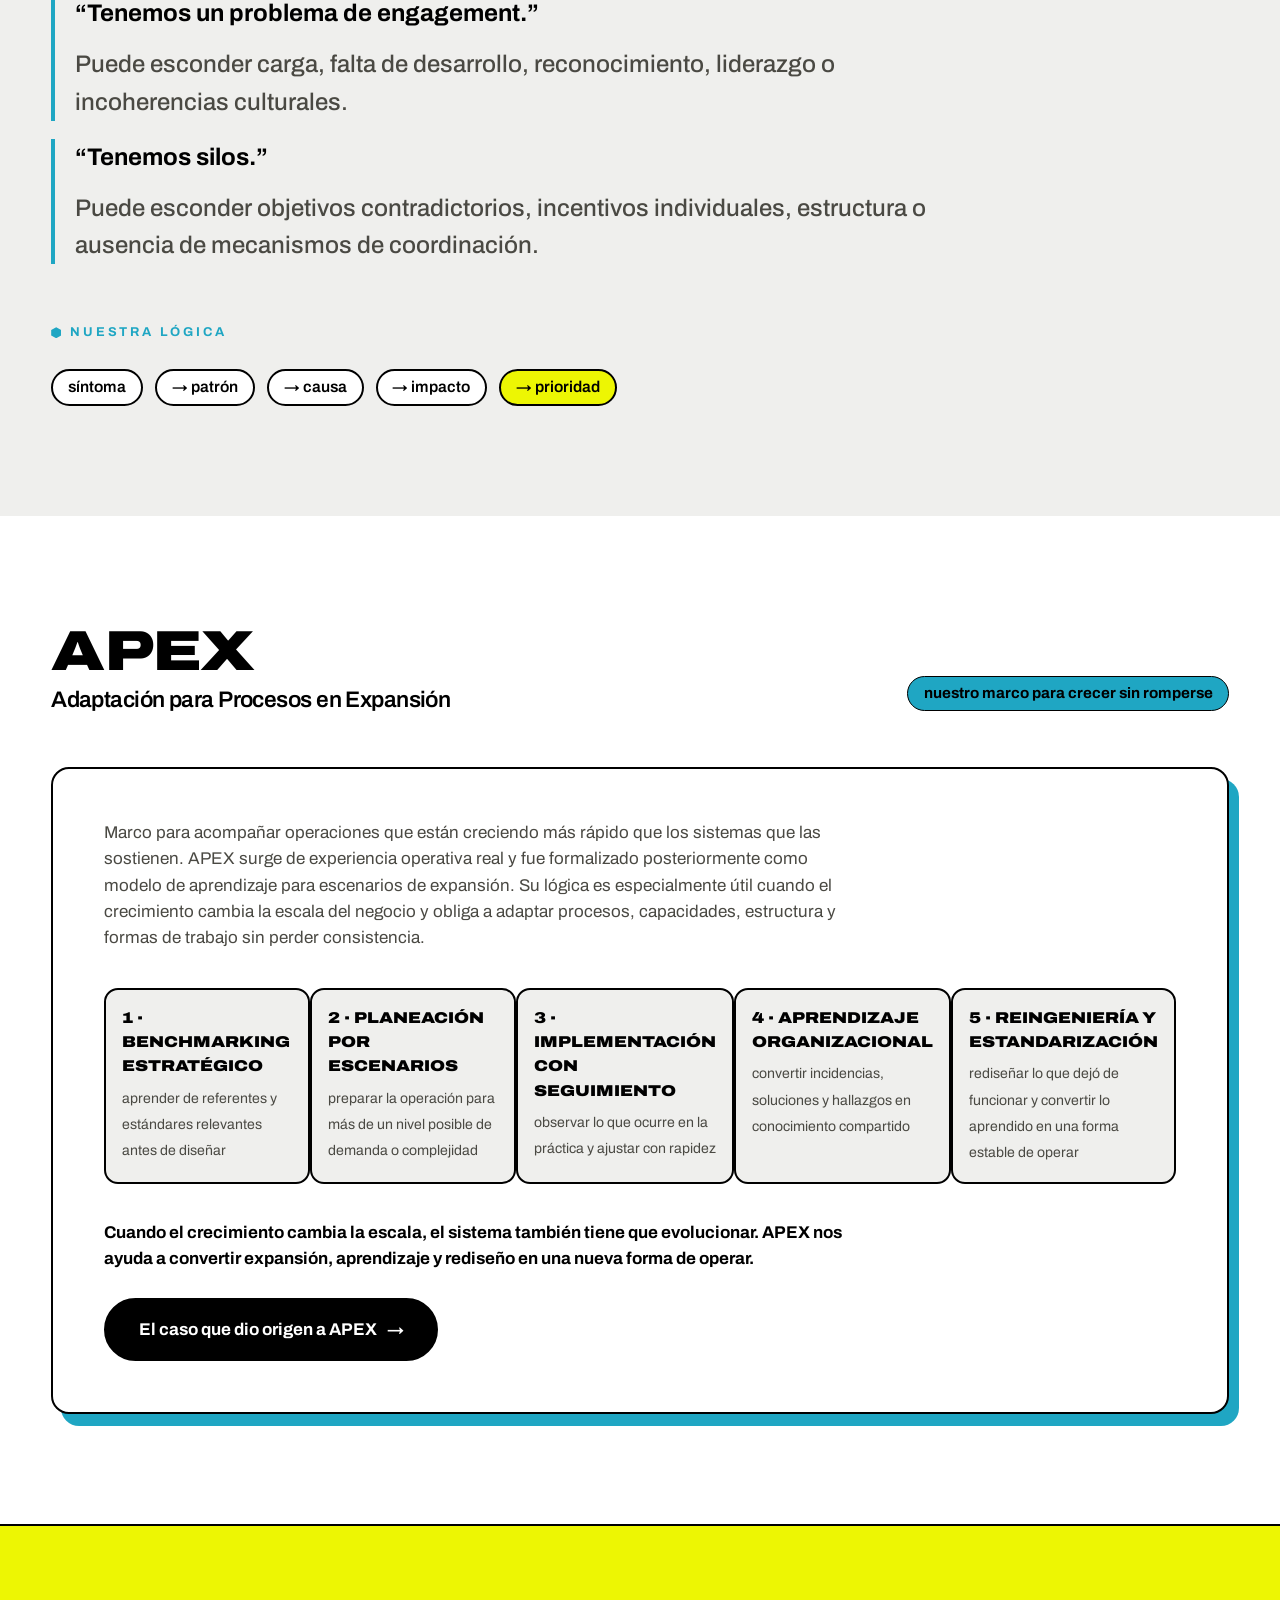
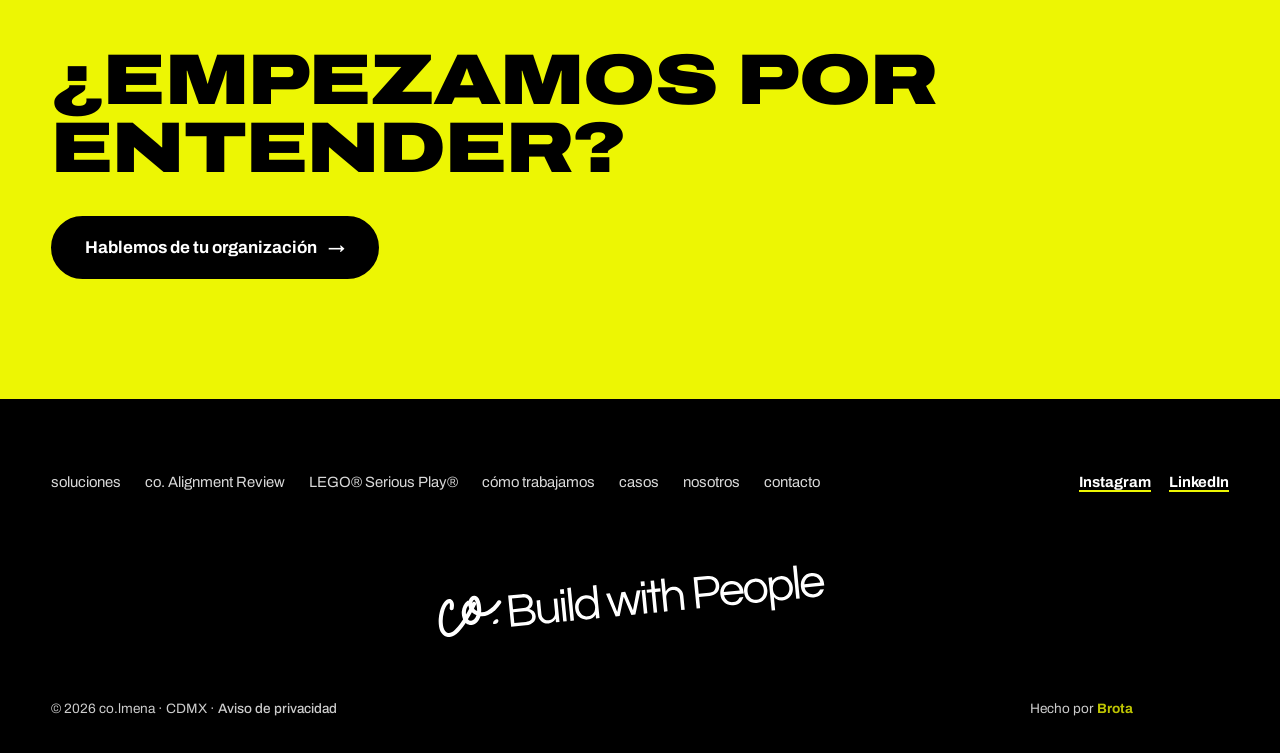
<file: como-trabajamos.html>
<!DOCTYPE html>
<html lang="es">
<head>
<meta charset="UTF-8">
<meta name="viewport" content="width=device-width, initial-scale=1.0">
<meta name="google-site-verification" content="3k-CB5SvFfK8k6Vy7AF4NIwiHs_ytWUmSluRGJ9aAVA">
<title>Cómo trabajamos | co.lmena — People &amp; Culture</title>
<meta name="description" content="Diagnóstico, transformación e institucionalización. Pensamos en sistemas, no en síntomas. Conoce APEX, nuestro marco para operaciones en crecimiento.">
<meta name="keywords" content="metodología de transformación organizacional, gestión del cambio México, pensamiento sistémico organizaciones">
<meta name="robots" content="index, follow, max-image-preview:large, max-snippet:-1">
<meta name="author" content="co.lmena">
<meta name="theme-color" content="#EDF603">
<link rel="canonical" href="como-trabajamos.html">
<meta property="og:type" content="website">
<meta property="og:site_name" content="co.lmena">
<meta property="og:locale" content="es_MX">
<meta property="og:url" content="https://somoscolmena.com/como-trabajamos">
<meta property="og:title" content="Cómo trabajamos | co.lmena — People &amp; Culture">
<meta property="og:description" content="Diagnóstico, transformación e institucionalización. Pensamos en sistemas, no en síntomas. Conoce APEX, nuestro marco para operaciones en crecimiento.">
<meta property="og:image" content="https://somoscolmena.com/img/og-image.jpg">
<meta property="og:image:width" content="1200">
<meta property="og:image:height" content="630">
<meta property="og:image:alt" content="co.lmena · Consultoría de People &amp; Culture">
<meta name="twitter:card" content="summary_large_image">
<meta name="twitter:title" content="Cómo trabajamos | co.lmena — People &amp; Culture">
<meta name="twitter:description" content="Diagnóstico, transformación e institucionalización. Pensamos en sistemas, no en síntomas. Conoce APEX, nuestro marco para operaciones en crecimiento.">
<meta name="twitter:image" content="https://somoscolmena.com/img/og-image.jpg">
<link rel="apple-touch-icon" href="img/og-image.jpg">
<script type="application/ld+json">{"@context":"https://schema.org","@type":"BreadcrumbList","itemListElement":[{"@type":"ListItem","position":1,"name":"Inicio","item":"https://somoscolmena.com/"},{"@type":"ListItem","position":2,"name":"Cómo trabajamos","item":"https://somoscolmena.com/como-trabajamos"}]}</script>
<link rel="preconnect" href="https://fonts.googleapis.com">
<link rel="preconnect" href="https://fonts.gstatic.com" crossorigin>
<link href="https://fonts.googleapis.com/css2?family=Archivo:wdth,wght@62..125,100..900&family=Caveat:wght@500;600;700&family=Questrial&display=swap" rel="stylesheet">
<link rel="icon" type="image/svg+xml" href="img/logo-co.svg">
<link rel="stylesheet" href="styles.css">
</head>
<body>

<div id="cursor" aria-hidden="true"></div>

<header>
  <div class="wrap nav">
    <a class="logo" href="index.html" aria-label="co.lmena — inicio"><img class="logo-lockup" src="img/logo-lockup.png" alt="co.lmena"></a>
    <ul class="nav-links">
      <li><a href="soluciones.html">soluciones</a></li>
      <li><a href="alignment-review.html">co. Alignment Review</a></li>
      <li><a href="lsp.html">LEGO® Serious Play®</a></li>
      <li><a href="como-trabajamos.html" aria-current="page">cómo trabajamos</a></li>
      <li><a href="casos.html">casos</a></li>
      <li><a href="nosotros.html">nosotros</a></li>
    </ul>
    <a href="index.html#contacto" class="btn sun nav-cta">Hablemos</a>
    <button class="menu-toggle" aria-label="Abrir menú" aria-expanded="false">☰</button>
  </div>
</header>

<main>

<section class="page-hero">
  <div class="wrap inview split">
    <div>
    <span class="eyebrow">Cómo trabajamos</span>
    <h1 class="display"><span class="line-mask"><span>Diagnóstico →</span></span><span class="line-mask"><span>Transformación →</span></span><span class="line-mask"><span><span class="hl">Institucionalización</span></span></span></h1>
    <p class="lead">Entender antes de intervenir. Cambiar aquello que impide avanzar. Hacer que el cambio permanezca.</p>
    </div>
    <div class="frame r"><img src="img/equipo-revision.jpg" alt="Equipo revisando un documento de trabajo juntos"></div>
  </div>
</section>

<section class="section" style="padding-top:30px">
  <div class="wrap">
    <div class="stages reveal">
      <article class="stage">
        <span class="num">01</span>
        <h3>Diagnóstico</h3>
        <span class="motto">entender antes de intervenir</span>
        <p>Comprendemos qué está ocurriendo, por qué está ocurriendo y qué necesita realmente atención. Identificamos patrones, tensiones, contradicciones, causas raíz, riesgos, fortalezas y prioridades.</p>
      </article>
      <article class="stage">
        <span class="num">02</span>
        <h3>Transformación</h3>
        <span class="motto">cambiar aquello que impide avanzar</span>
        <p>Diseñamos intervenciones específicas sobre las tensiones identificadas. Dependiendo del reto pueden involucrar cultura, liderazgo, equipos, colaboración, comunicación, toma de decisiones, procesos, prácticas de People y gestión del cambio.</p>
        <p class="note">La herramienta nunca es el producto. La transformación que necesitamos lograr es el producto.</p>
      </article>
      <article class="stage">
        <span class="num">03</span>
        <h3>Institucionalización</h3>
        <span class="motto">hacer que el cambio permanezca</span>
        <p>Convertimos las nuevas formas de trabajar en procesos, roles, responsabilidades, prácticas de liderazgo, People systems, rituales, indicadores, gobernanza y mecanismos de seguimiento.</p>
        <p class="note">Una transformación no está terminada cuando se implementa. Está terminada cuando forma parte de la manera de trabajar.</p>
      </article>
    </div>
  </div>
</section>

<section class="section soft" id="sistemas">
  <div class="wrap">
    <div class="section-head reveal">
      <h2 class="display">Pensamos en sistemas, <span class="hl sky">no en síntomas</span></h2>
    </div>
    <div class="gaps reveal" style="margin-top:0">
      <div class="gap-line"><span class="want">“Tenemos un problema de comunicación.”</span><span class="but">Puede esconder roles poco claros, decisiones centralizadas, liderazgo inconsistente o procesos mal diseñados.</span></div>
      <div class="gap-line"><span class="want">“Tenemos un problema de engagement.”</span><span class="but">Puede esconder carga, falta de desarrollo, reconocimiento, liderazgo o incoherencias culturales.</span></div>
      <div class="gap-line"><span class="want">“Tenemos silos.”</span><span class="but">Puede esconder objetivos contradictorios, incentivos individuales, estructura o ausencia de mecanismos de coordinación.</span></div>
    </div>
    <div class="reveal" style="margin-top:56px">
      <span class="eyebrow sky">Nuestra lógica</span>
      <div class="chips" style="margin-top:22px">
        <span>síntoma</span>
        <span>→ patrón</span>
        <span>→ causa</span>
        <span>→ impacto</span>
        <span class="lit">→ prioridad</span>
      </div>
    </div>
  </div>
</section>

<section class="section" id="apex">
  <div class="wrap">
    <div class="section-head reveal">
      <h2 class="display">APEX<span style="font-variation-settings:'wdth' 100;font-weight:600;text-transform:none;font-size:.4em;display:block;margin-top:12px">Adaptación para Procesos en Expansión</span></h2>
      <span class="cap sky-c">nuestro marco para crecer sin romperse</span>
    </div>
    <div class="product-card reveal" style="box-shadow:10px 12px 0 var(--sky)">
      <p>Marco para acompañar operaciones que están creciendo más rápido que los sistemas que las sostienen. APEX surge de experiencia operativa real y fue formalizado posteriormente como modelo de aprendizaje para escenarios de expansión. Su lógica es especialmente útil cuando el crecimiento cambia la escala del negocio y obliga a adaptar procesos, capacidades, estructura y formas de trabajo sin perder consistencia.</p>
      <div class="flow" role="list" aria-label="Cinco movimientos de APEX">
        <div class="node" role="listitem"><b>1 · Benchmarking estratégico</b><span>aprender de referentes y estándares relevantes antes de diseñar</span></div>
        <div class="node" role="listitem"><b>2 · Planeación por escenarios</b><span>preparar la operación para más de un nivel posible de demanda o complejidad</span></div>
        <div class="node" role="listitem"><b>3 · Implementación con seguimiento</b><span>observar lo que ocurre en la práctica y ajustar con rapidez</span></div>
        <div class="node" role="listitem"><b>4 · Aprendizaje organizacional</b><span>convertir incidencias, soluciones y hallazgos en conocimiento compartido</span></div>
        <div class="node" role="listitem"><b>5 · Reingeniería y estandarización</b><span>rediseñar lo que dejó de funcionar y convertir lo aprendido en una forma estable de operar</span></div>
      </div>
      <p style="font-weight:700;color:var(--ink)">Cuando el crecimiento cambia la escala, el sistema también tiene que evolucionar. APEX nos ayuda a convertir expansión, aprendizaje y rediseño en una nueva forma de operar.</p>
      <a class="btn" style="margin-top:26px" href="casos.html#retail">El caso que dio origen a APEX <span class="arr">→</span></a>
    </div>
  </div>
</section>

<section class="contact">
  <div class="wrap reveal">
    <h2 class="display" style="max-width:14em">¿Empezamos por entender?</h2>
    <div style="margin-top:34px">
      <a class="btn" href="index.html#contacto">Hablemos de tu organización <span class="arr">→</span></a>
    </div>
  </div>
</section>

</main>

<footer class="on-dark">
  <div class="wrap foot-top">
    <ul class="foot-links">
      <li><a href="soluciones.html">soluciones</a></li>
      <li><a href="alignment-review.html">co. Alignment Review</a></li>
      <li><a href="lsp.html">LEGO® Serious Play®</a></li>
      <li><a href="como-trabajamos.html">cómo trabajamos</a></li>
      <li><a href="casos.html">casos</a></li>
      <li><a href="nosotros.html">nosotros</a></li>
      <li><a href="index.html#contacto">contacto</a></li>
    </ul>
    <ul class="foot-social">
      <li><a href="https://www.instagram.com/_somoscolmena/" target="_blank" rel="noopener">Instagram</a></li>
      <li><a href="https://www.linkedin.com/company/somoscolmena/" target="_blank" rel="noopener">LinkedIn</a></li>
    </ul>
  </div>
  <div class="wrap">
    <img class="foot-logo" src="img/logo-bwp.svg" alt="co.lmena · Build with People">
    <div class="credit">
      <span>© 2026 co.lmena · CDMX · <a href="privacidad.html" style="color:#fff;font-weight:500">Aviso de privacidad</a></span>
      <span>Hecho por <a href="https://brotadigital.mx" target="_blank" rel="noopener">Brota</a></span>
    </div>
  </div>
</footer>

<a class="wa-fab" href="https://wa.me/525548158812" target="_blank" rel="noopener" aria-label="Escríbenos por WhatsApp">
  <svg viewBox="0 0 24 24" aria-hidden="true"><path d="M12.04 2c-5.46 0-9.9 4.44-9.9 9.9 0 1.75.46 3.45 1.32 4.95L2.05 22l5.3-1.39c1.45.79 3.08 1.21 4.74 1.21h.01c5.46 0 9.9-4.44 9.9-9.9 0-2.65-1.03-5.14-2.9-7.01A9.82 9.82 0 0 0 12.04 2zm0 18.15c-1.48 0-2.93-.4-4.2-1.15l-.3-.18-3.12.82.83-3.04-.2-.31a8.26 8.26 0 0 1-1.26-4.38c0-4.54 3.7-8.24 8.25-8.24 2.2 0 4.27.86 5.82 2.42a8.18 8.18 0 0 1 2.41 5.83c0 4.54-3.7 8.23-8.23 8.23zm4.52-6.16c-.25-.12-1.47-.72-1.69-.81-.23-.08-.39-.12-.56.13-.17.25-.64.81-.78.97-.14.17-.29.19-.54.06-.25-.12-1.05-.39-1.99-1.23-.74-.66-1.23-1.47-1.38-1.72-.14-.25-.02-.38.11-.51.11-.11.25-.29.37-.43.12-.14.17-.25.25-.41.08-.17.04-.31-.02-.43-.06-.12-.56-1.34-.76-1.84-.2-.48-.41-.42-.56-.43h-.48c-.17 0-.43.06-.66.31-.22.25-.86.85-.86 2.07 0 1.22.89 2.4 1.01 2.56.12.17 1.75 2.67 4.23 3.74.59.26 1.05.41 1.41.52.59.19 1.13.16 1.56.1.48-.07 1.47-.6 1.67-1.18.21-.58.21-1.07.14-1.18-.06-.1-.23-.16-.48-.29z"/></svg>
</a>

<script src="site.js"></script>
</body>
</html>
</file>
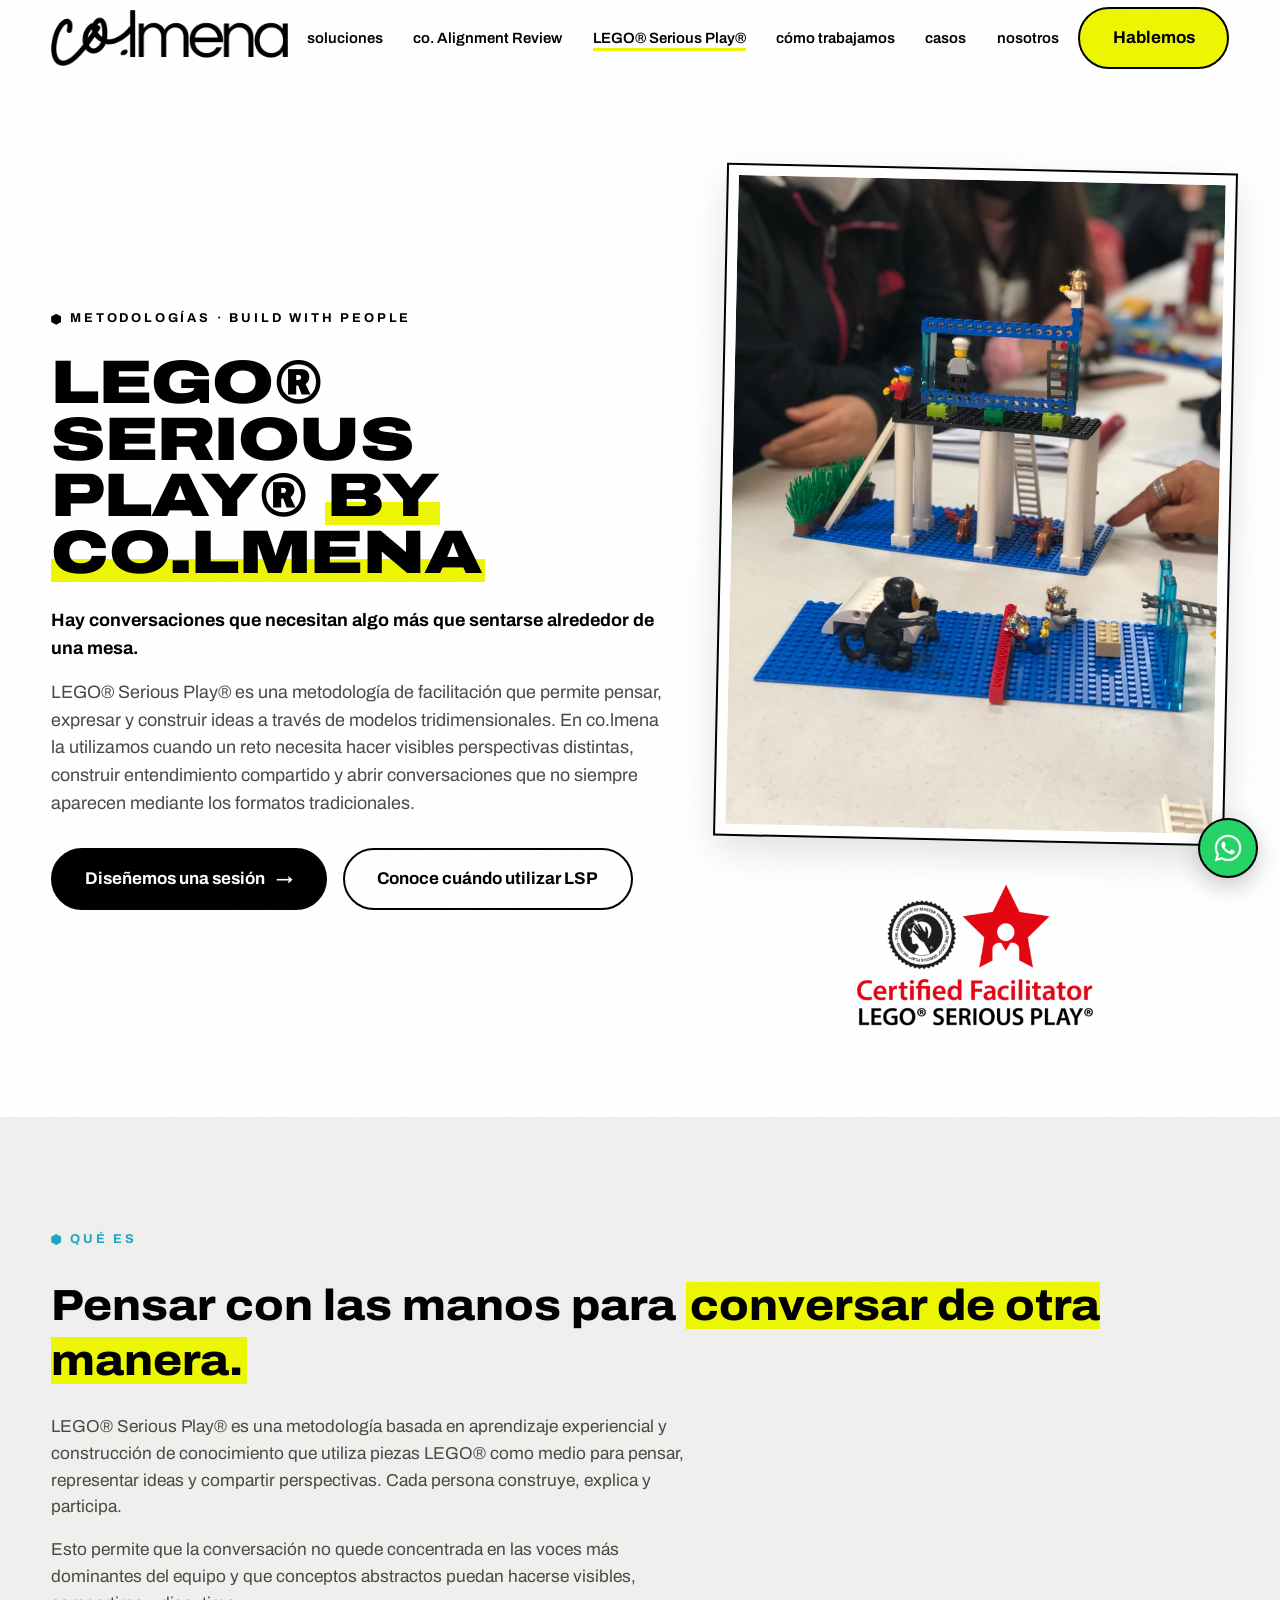
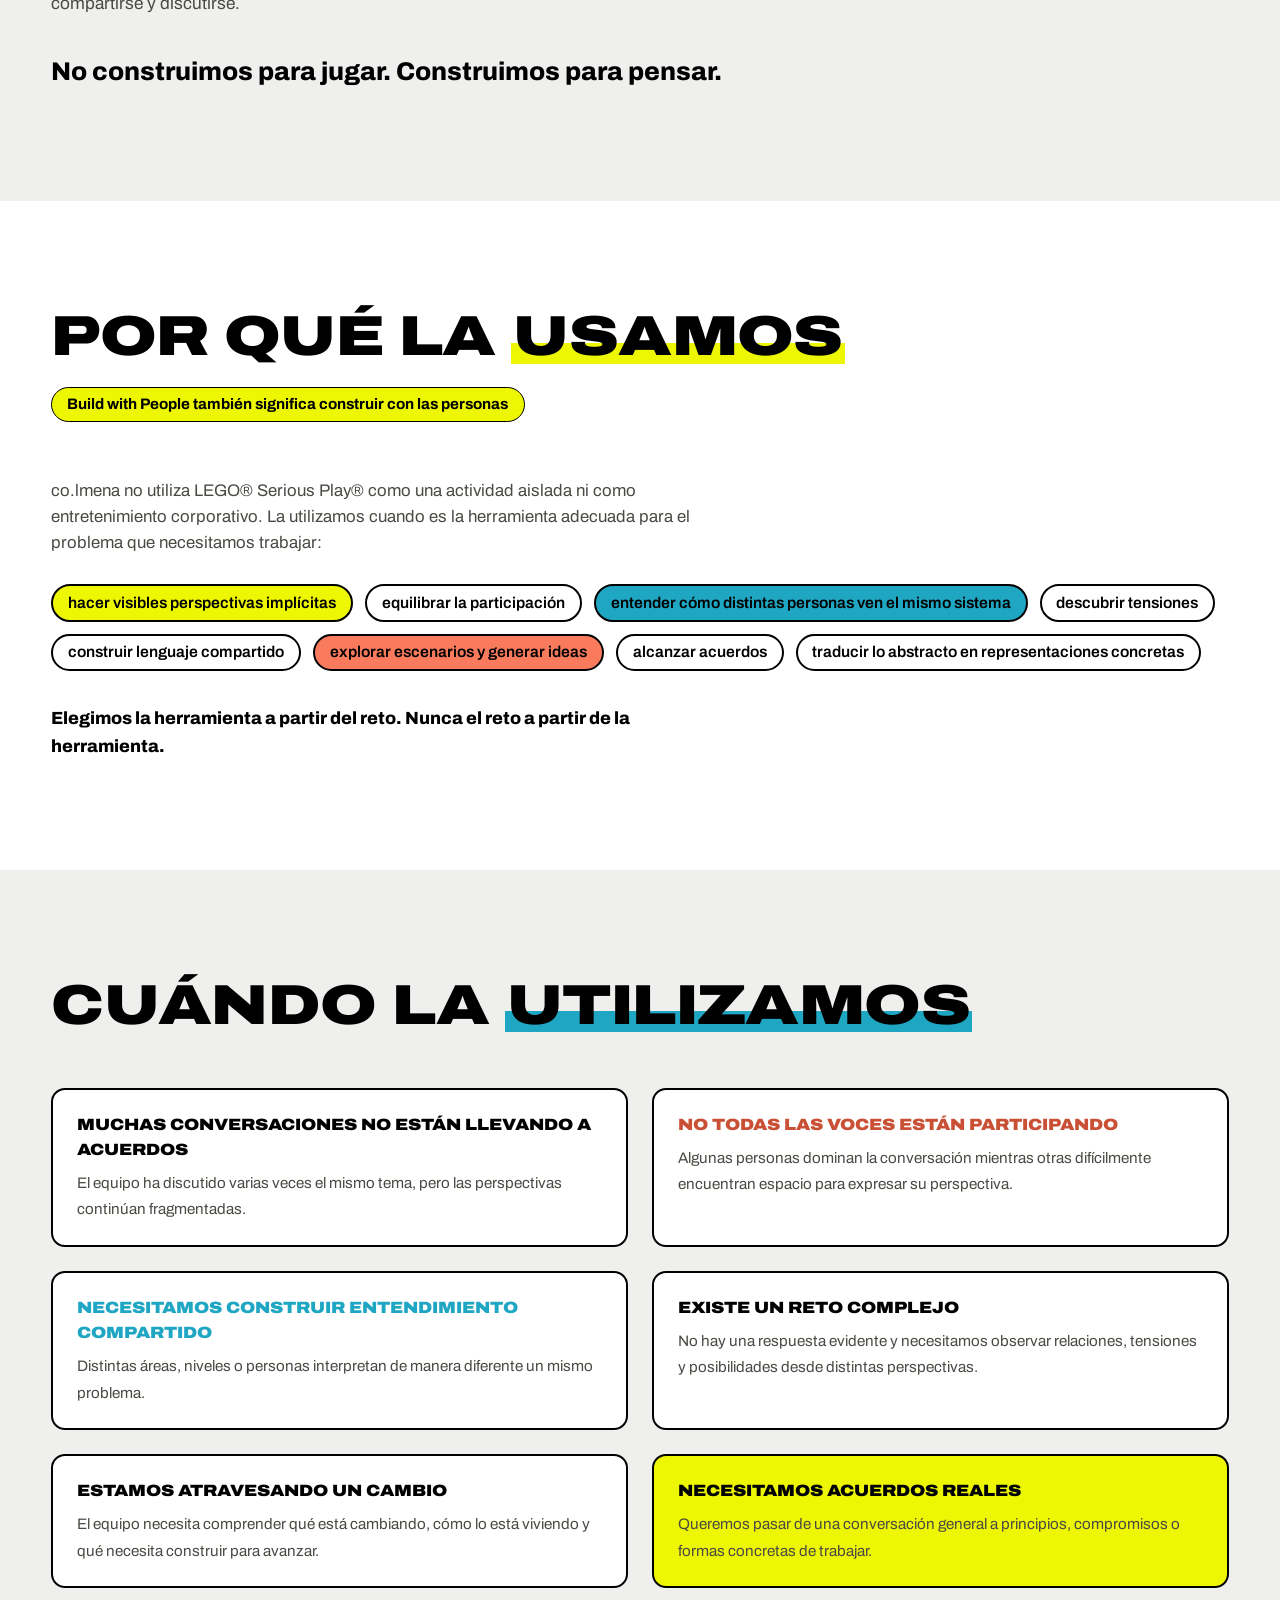
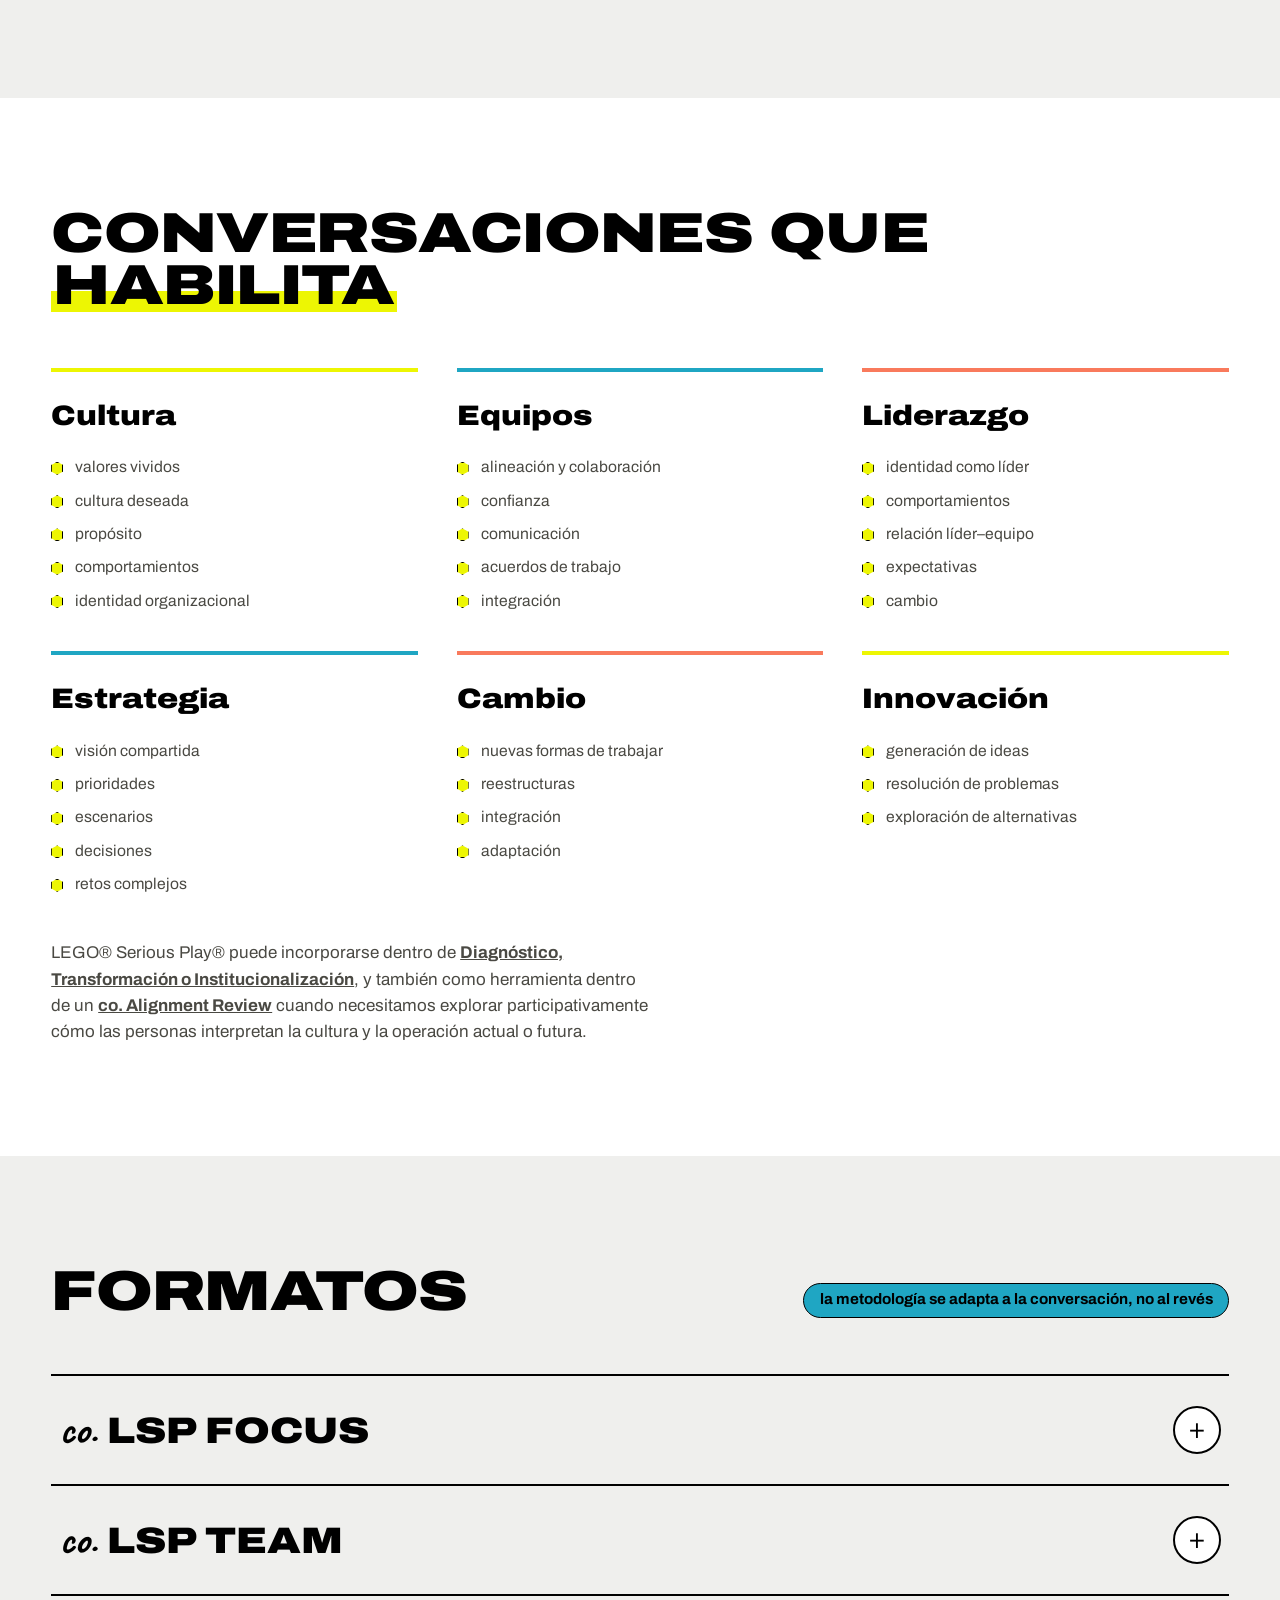
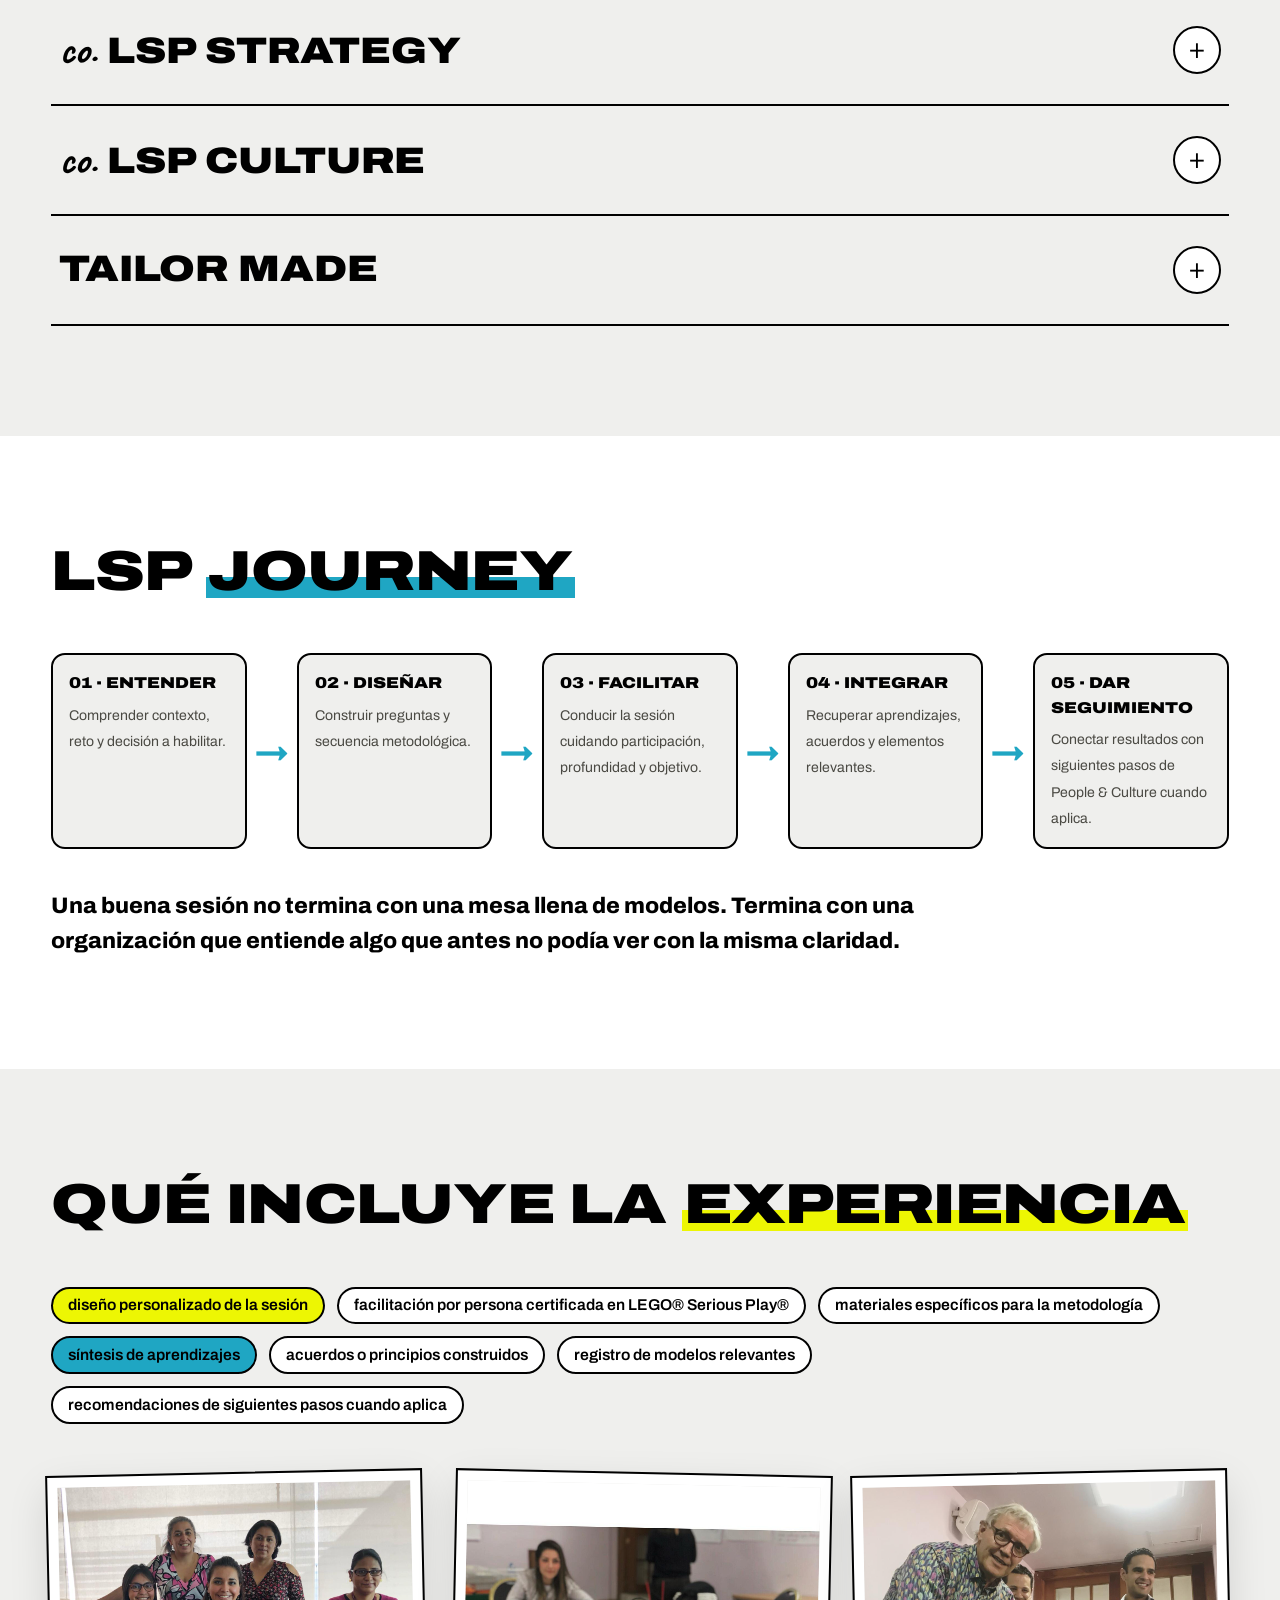
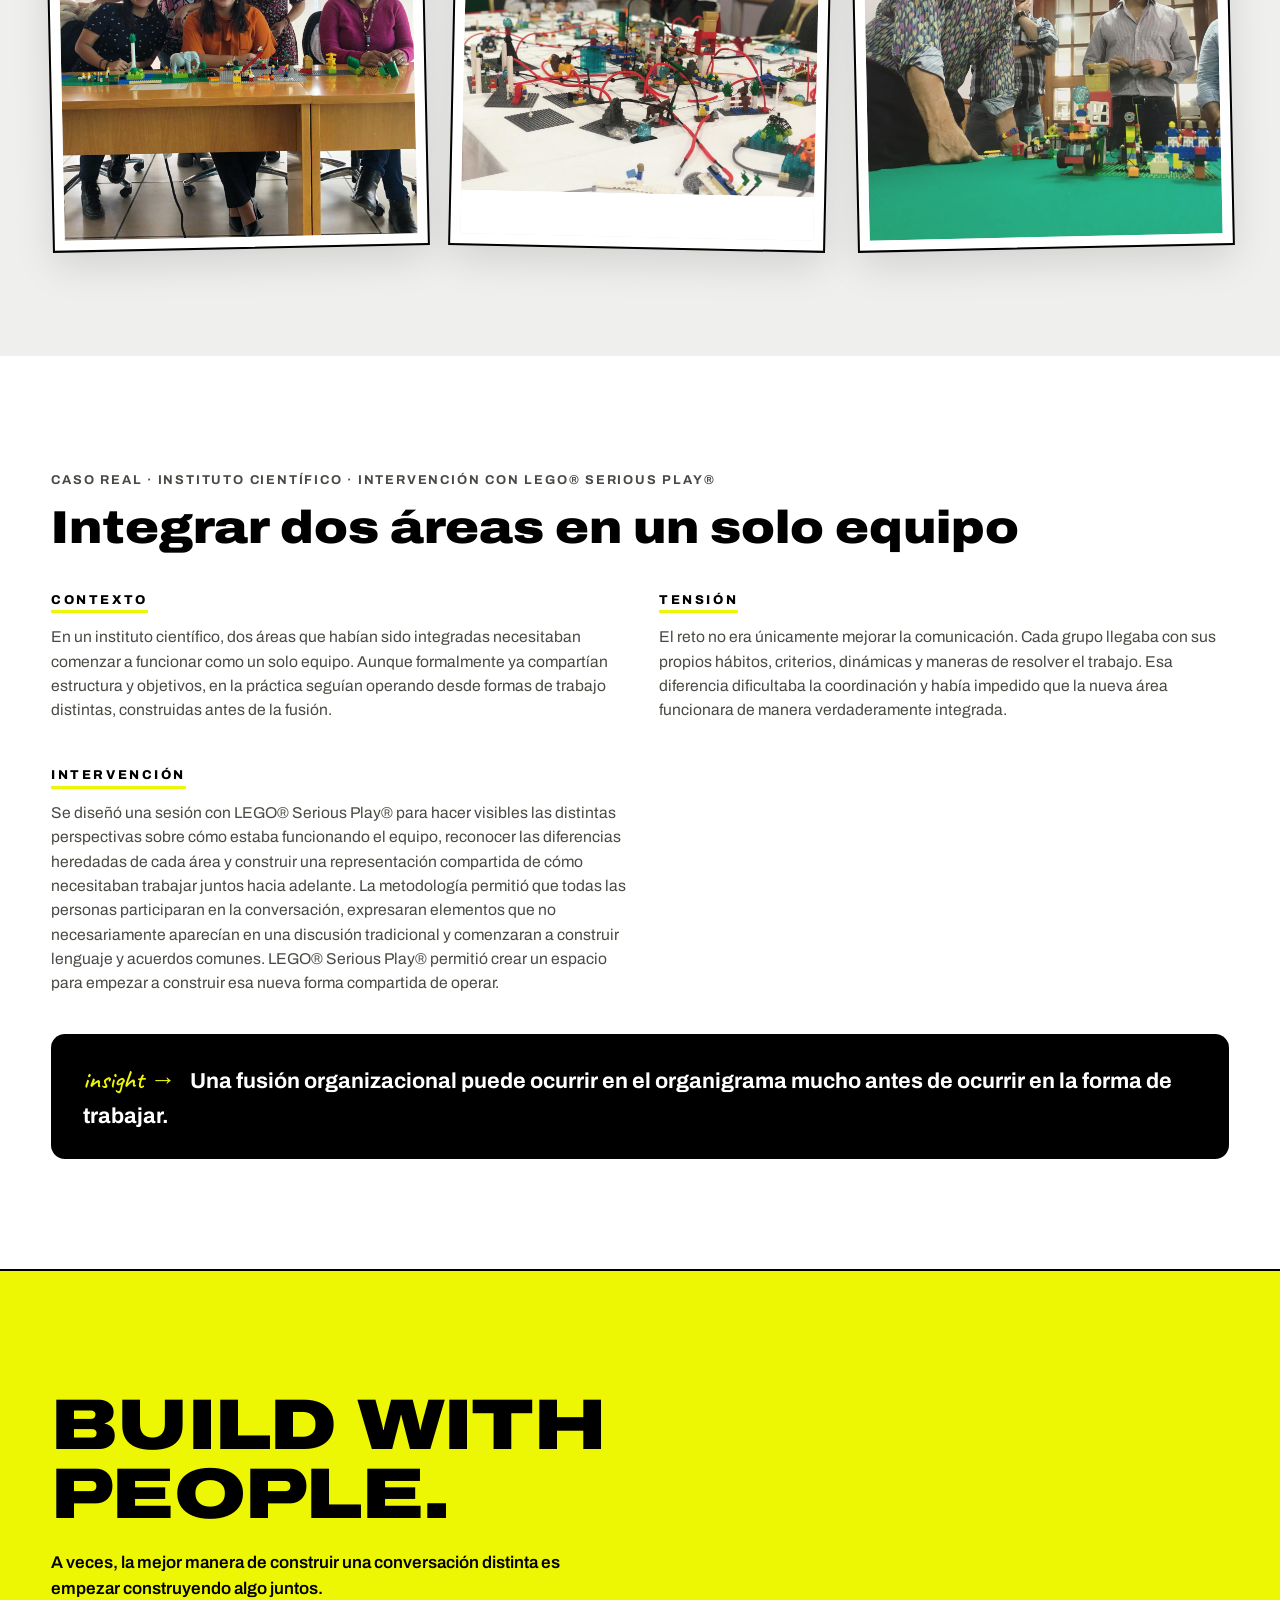
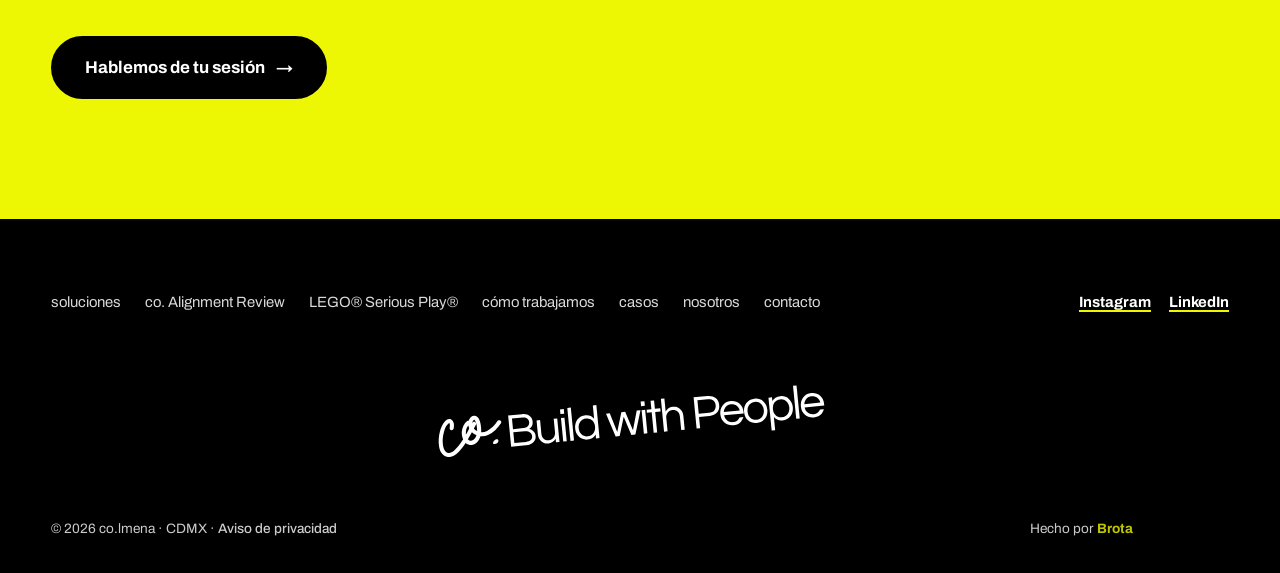
<file: lsp.html>
<!DOCTYPE html>
<html lang="es">
<head>
<meta charset="UTF-8">
<meta name="viewport" content="width=device-width, initial-scale=1.0">
<meta name="google-site-verification" content="3k-CB5SvFfK8k6Vy7AF4NIwiHs_ytWUmSluRGJ9aAVA">
<title>LEGO® Serious Play® en México | co.lmena</title>
<meta name="description" content="Facilitación con LEGO® Serious Play® por persona certificada: sesiones para cultura, equipos, liderazgo, estrategia y cambio organizacional. CDMX.">
<meta name="keywords" content="LEGO Serious Play México, facilitador certificado LEGO Serious Play, taller LEGO Serious Play CDMX, facilitación estratégica">
<meta name="robots" content="index, follow, max-image-preview:large, max-snippet:-1">
<meta name="author" content="co.lmena">
<meta name="theme-color" content="#EDF603">
<link rel="canonical" href="lsp.html">
<meta property="og:type" content="website">
<meta property="og:site_name" content="co.lmena">
<meta property="og:locale" content="es_MX">
<meta property="og:url" content="https://somoscolmena.com/lsp">
<meta property="og:title" content="LEGO® Serious Play® en México | co.lmena">
<meta property="og:description" content="Facilitación con LEGO® Serious Play® por persona certificada: sesiones para cultura, equipos, liderazgo, estrategia y cambio organizacional. CDMX.">
<meta property="og:image" content="https://somoscolmena.com/img/og-image.jpg">
<meta property="og:image:width" content="1200">
<meta property="og:image:height" content="630">
<meta property="og:image:alt" content="co.lmena · Consultoría de People &amp; Culture">
<meta name="twitter:card" content="summary_large_image">
<meta name="twitter:title" content="LEGO® Serious Play® en México | co.lmena">
<meta name="twitter:description" content="Facilitación con LEGO® Serious Play® por persona certificada: sesiones para cultura, equipos, liderazgo, estrategia y cambio organizacional. CDMX.">
<meta name="twitter:image" content="https://somoscolmena.com/img/og-image.jpg">
<link rel="apple-touch-icon" href="img/og-image.jpg">
<script type="application/ld+json">{"@context":"https://schema.org","@type":"BreadcrumbList","itemListElement":[{"@type":"ListItem","position":1,"name":"Inicio","item":"https://somoscolmena.com/"},{"@type":"ListItem","position":2,"name":"LEGO® Serious Play®","item":"https://somoscolmena.com/lsp"}]}</script>
<script type="application/ld+json">{"@context":"https://schema.org","@type":"Service","name":"LEGO® Serious Play® by co.lmena","description":"Metodología de facilitación que permite pensar, expresar y construir ideas a través de modelos tridimensionales.","provider":{"@id":"https://somoscolmena.com/#organization"},"areaServed":{"@type":"Country","name":"México"},"serviceType":"Facilitación estratégica","url":"https://somoscolmena.com/lsp"}</script>
<link rel="preconnect" href="https://fonts.googleapis.com">
<link rel="preconnect" href="https://fonts.gstatic.com" crossorigin>
<link href="https://fonts.googleapis.com/css2?family=Archivo:wdth,wght@62..125,100..900&family=Caveat:wght@500;600;700&family=Questrial&display=swap" rel="stylesheet">
<link rel="icon" type="image/svg+xml" href="img/logo-co.svg">
<link rel="stylesheet" href="styles.css">
</head>
<body>

<div id="cursor" aria-hidden="true"></div>

<header>
  <div class="wrap nav">
    <a class="logo" href="index.html" aria-label="co.lmena — inicio"><img class="logo-lockup" src="img/logo-lockup.png" alt="co.lmena"></a>
    <ul class="nav-links">
      <li><a href="soluciones.html">soluciones</a></li>
      <li><a href="alignment-review.html">co. Alignment Review</a></li>
      <li><a href="lsp.html" aria-current="page">LEGO® Serious Play®</a></li>
      <li><a href="como-trabajamos.html">cómo trabajamos</a></li>
      <li><a href="casos.html">casos</a></li>
      <li><a href="nosotros.html">nosotros</a></li>
    </ul>
    <a href="index.html#contacto" class="btn sun nav-cta">Hablemos</a>
    <button class="menu-toggle" aria-label="Abrir menú" aria-expanded="false">☰</button>
  </div>
</header>

<main>

<!-- 7.1 HERO -->
<section class="page-hero">
  <div class="wrap inview split">
    <div>
      <span class="eyebrow">Metodologías · Build with People</span>
      <h1 class="display" style="font-size:clamp(2rem,4.8vw,4rem);margin-top:22px">LEGO® Serious Play® <span class="hl">by co.lmena</span></h1>
      <p class="lead" style="font-weight:700;color:var(--ink)">Hay conversaciones que necesitan algo más que sentarse alrededor de una mesa.</p>
      <p class="lead" style="margin-top:16px">LEGO® Serious Play® es una metodología de facilitación que permite pensar, expresar y construir ideas a través de modelos tridimensionales. En co.lmena la utilizamos cuando un reto necesita hacer visibles perspectivas distintas, construir entendimiento compartido y abrir conversaciones que no siempre aparecen mediante los formatos tradicionales.</p>
      <div class="hero-ctas" style="margin-top:30px">
        <a class="btn" href="index.html#contacto">Diseñemos una sesión <span class="arr">→</span></a>
        <a class="btn ghost" href="lsp.html#cuando-lsp">Conoce cuándo utilizar LSP</a>
      </div>
    </div>
    <div>
      <div class="frame r"><img src="img/lsp-modelo.jpg" alt="Modelo construido durante un taller de LEGO® Serious Play®"></div>
      <img src="img/insignia-lsp.png" alt="Insignia de Certified Facilitator de LEGO® Serious Play® — The Association of Master Trainers" style="width:min(260px,70%);margin:24px auto 0;display:block">
    </div>
  </div>
</section>

<!-- 7.2 QUÉ ES -->
<section class="section soft" id="que-es">
  <div class="wrap reveal">
    <span class="eyebrow sky">Qué es</span>
    <p class="statement" style="margin-top:26px">Pensar con las manos para <span class="hl-fix">conversar de otra manera.</span></p>
    <p style="margin-top:26px;max-width:65ch;color:var(--muted);font-size:1.08rem">LEGO® Serious Play® es una metodología basada en aprendizaje experiencial y construcción de conocimiento que utiliza piezas LEGO® como medio para pensar, representar ideas y compartir perspectivas. Cada persona construye, explica y participa.</p>
    <p style="margin-top:16px;max-width:65ch;color:var(--muted);font-size:1.08rem">Esto permite que la conversación no quede concentrada en las voces más dominantes del equipo y que conceptos abstractos puedan hacerse visibles, compartirse y discutirse.</p>
    <p style="margin-top:34px;font-weight:800;font-size:clamp(1.2rem,2.2vw,1.6rem)">No construimos para jugar. <span class="hl-fix">Construimos para pensar.</span></p>
  </div>
</section>

<!-- 7.3 POR QUÉ -->
<section class="section" id="porque">
  <div class="wrap">
    <div class="section-head reveal">
      <h2 class="display">Por qué la <span class="hl">usamos</span></h2>
      <span class="cap">Build with People también significa construir con las personas</span>
    </div>
    <p class="reveal" style="max-width:65ch;color:var(--muted);font-size:1.05rem">co.lmena no utiliza LEGO® Serious Play® como una actividad aislada ni como entretenimiento corporativo. La utilizamos cuando es la herramienta adecuada para el problema que necesitamos trabajar:</p>
    <div class="chips reveal" style="margin-top:28px">
      <span class="lit">hacer visibles perspectivas implícitas</span>
      <span>equilibrar la participación</span>
      <span class="sky-c">entender cómo distintas personas ven el mismo sistema</span>
      <span>descubrir tensiones</span>
      <span>construir lenguaje compartido</span>
      <span class="coral-c">explorar escenarios y generar ideas</span>
      <span>alcanzar acuerdos</span>
      <span>traducir lo abstracto en representaciones concretas</span>
    </div>
    <p class="reveal" style="margin-top:34px;font-weight:800;max-width:38em;font-size:1.1rem">Elegimos la herramienta a partir del reto. Nunca el reto a partir de la herramienta.</p>
  </div>
</section>

<!-- 7.4 CUÁNDO -->
<section class="section soft" id="cuando-lsp">
  <div class="wrap">
    <div class="section-head reveal">
      <h2 class="display">Cuándo la <span class="hl sky">utilizamos</span></h2>
    </div>
    <div class="deliv-grid reveal">
      <div class="deliv"><b>Muchas conversaciones no están llevando a acuerdos</b><span>El equipo ha discutido varias veces el mismo tema, pero las perspectivas continúan fragmentadas.</span></div>
      <div class="deliv d-coral"><b>No todas las voces están participando</b><span>Algunas personas dominan la conversación mientras otras difícilmente encuentran espacio para expresar su perspectiva.</span></div>
      <div class="deliv d-sky"><b>Necesitamos construir entendimiento compartido</b><span>Distintas áreas, niveles o personas interpretan de manera diferente un mismo problema.</span></div>
      <div class="deliv"><b>Existe un reto complejo</b><span>No hay una respuesta evidente y necesitamos observar relaciones, tensiones y posibilidades desde distintas perspectivas.</span></div>
      <div class="deliv"><b>Estamos atravesando un cambio</b><span>El equipo necesita comprender qué está cambiando, cómo lo está viviendo y qué necesita construir para avanzar.</span></div>
      <div class="deliv d-lima"><b>Necesitamos acuerdos reales</b><span>Queremos pasar de una conversación general a principios, compromisos o formas concretas de trabajar.</span></div>
    </div>
  </div>
</section>

<!-- 7.5 CONVERSACIONES QUE HABILITA -->
<section class="section" id="conversaciones">
  <div class="wrap">
    <div class="section-head reveal">
      <h2 class="display">Conversaciones que <span class="hl">habilita</span></h2>
    </div>
    <div class="when-grid conv-grid reveal">
      <div class="when-col">
        <h3>Cultura</h3>
        <ul><li>valores vividos</li><li>cultura deseada</li><li>propósito</li><li>comportamientos</li><li>identidad organizacional</li></ul>
      </div>
      <div class="when-col c2">
        <h3>Equipos</h3>
        <ul><li>alineación y colaboración</li><li>confianza</li><li>comunicación</li><li>acuerdos de trabajo</li><li>integración</li></ul>
      </div>
      <div class="when-col c3">
        <h3>Liderazgo</h3>
        <ul><li>identidad como líder</li><li>comportamientos</li><li>relación líder–equipo</li><li>expectativas</li><li>cambio</li></ul>
      </div>
      <div class="when-col c2">
        <h3>Estrategia</h3>
        <ul><li>visión compartida</li><li>prioridades</li><li>escenarios</li><li>decisiones</li><li>retos complejos</li></ul>
      </div>
      <div class="when-col c3">
        <h3>Cambio</h3>
        <ul><li>nuevas formas de trabajar</li><li>reestructuras</li><li>integración</li><li>adaptación</li></ul>
      </div>
      <div class="when-col">
        <h3>Innovación</h3>
        <ul><li>generación de ideas</li><li>resolución de problemas</li><li>exploración de alternativas</li></ul>
      </div>
    </div>
    <p class="reveal" style="margin-top:44px;max-width:60ch;color:var(--muted)">LEGO® Serious Play® puede incorporarse dentro de <a href="como-trabajamos.html" style="font-weight:700">Diagnóstico, Transformación o Institucionalización</a>, y también como herramienta dentro de un <a href="alignment-review.html" style="font-weight:700">co. Alignment Review</a> cuando necesitamos explorar participativamente cómo las personas interpretan la cultura y la operación actual o futura.</p>
  </div>
</section>

<!-- 7.7 FORMATOS -->
<section class="section soft" id="formatos">
  <div class="wrap">
    <div class="section-head reveal">
      <h2 class="display">Formatos</h2>
      <span class="cap sky-c">la metodología se adapta a la conversación, no al revés</span>
    </div>
    <div class="reveal">
      <div class="svc-row">
        <button class="svc-btn" aria-expanded="false"><span class="svc-title"><span class="co">co.</span> LSP Focus</span><span class="svc-plus" aria-hidden="true">+</span></button>
        <div class="svc-panel"><div class="svc-panel-in"><div class="svc-panel-body">
          <span class="svc-tag">una conversación estratégica focalizada</span>
          <p>Para una pregunta o reto específico. Duración orientativa: 4–8 horas.</p>
        </div></div></div>
      </div>
      <div class="svc-row">
        <button class="svc-btn" aria-expanded="false"><span class="svc-title"><span class="co">co.</span> LSP Team</span><span class="svc-plus" aria-hidden="true">+</span></button>
        <div class="svc-panel"><div class="svc-panel-in"><div class="svc-panel-body">
          <p>Para revisar o redefinir colaboración, comunicación, roles, expectativas, identidad y acuerdos de trabajo.</p>
        </div></div></div>
      </div>
      <div class="svc-row">
        <button class="svc-btn" aria-expanded="false"><span class="svc-title"><span class="co">co.</span> LSP Strategy</span><span class="svc-plus" aria-hidden="true">+</span></button>
        <div class="svc-panel"><div class="svc-panel-in"><div class="svc-panel-body">
          <p>Para trabajar visión, prioridades, escenarios, decisiones y retos complejos.</p>
        </div></div></div>
      </div>
      <div class="svc-row">
        <button class="svc-btn" aria-expanded="false"><span class="svc-title"><span class="co">co.</span> LSP Culture</span><span class="svc-plus" aria-hidden="true">+</span></button>
        <div class="svc-panel"><div class="svc-panel-in"><div class="svc-panel-body">
          <p>Para explorar quiénes somos, qué queremos preservar, qué necesita cambiar y qué cultura necesita la siguiente etapa.</p>
        </div></div></div>
      </div>
      <div class="svc-row">
        <button class="svc-btn" aria-expanded="false"><span class="svc-title">Tailor Made</span><span class="svc-plus" aria-hidden="true">+</span></button>
        <div class="svc-panel"><div class="svc-panel-in"><div class="svc-panel-body">
          <p>Diseñamos sesiones alrededor del reto específico de la organización; la metodología se adapta a la conversación, no al revés.</p>
        </div></div></div>
      </div>
    </div>
  </div>
</section>

<!-- 7.8 LSP JOURNEY -->
<section class="section" id="journey">
  <div class="wrap">
    <div class="section-head reveal">
      <h2 class="display">LSP <span class="hl sky">Journey</span></h2>
    </div>
    <div class="flow reveal" role="list">
      <div class="node" role="listitem"><b>01 · Entender</b><span>Comprender contexto, reto y decisión a habilitar.</span></div>
      <span class="arr-sep" aria-hidden="true">→</span>
      <div class="node" role="listitem"><b>02 · Diseñar</b><span>Construir preguntas y secuencia metodológica.</span></div>
      <span class="arr-sep" aria-hidden="true">→</span>
      <div class="node" role="listitem"><b>03 · Facilitar</b><span>Conducir la sesión cuidando participación, profundidad y objetivo.</span></div>
      <span class="arr-sep" aria-hidden="true">→</span>
      <div class="node" role="listitem"><b>04 · Integrar</b><span>Recuperar aprendizajes, acuerdos y elementos relevantes.</span></div>
      <span class="arr-sep" aria-hidden="true">→</span>
      <div class="node" role="listitem"><b>05 · Dar seguimiento</b><span>Conectar resultados con siguientes pasos de People &amp; Culture cuando aplica.</span></div>
    </div>
    <p class="reveal" style="margin-top:40px;font-weight:800;max-width:44em;font-size:clamp(1.1rem,1.9vw,1.4rem)">Una buena sesión no termina con una mesa llena de modelos. Termina con una organización que entiende algo que <span class="hl-fix">antes no podía ver con la misma claridad.</span></p>
  </div>
</section>

<!-- 7.9 ENTREGABLES + GALERÍA -->
<section class="section soft" id="experiencia">
  <div class="wrap">
    <div class="section-head reveal">
      <h2 class="display">Qué incluye la <span class="hl">experiencia</span></h2>
    </div>
    <div class="chips reveal">
      <span class="lit">diseño personalizado de la sesión</span>
      <span>facilitación por persona certificada en LEGO® Serious Play®</span>
      <span>materiales específicos para la metodología</span>
      <span class="sky-c">síntesis de aprendizajes</span>
      <span>acuerdos o principios construidos</span>
      <span>registro de modelos relevantes</span>
      <span>recomendaciones de siguientes pasos cuando aplica</span>
    </div>
    <div class="reveal" style="display:grid;grid-template-columns:repeat(3,1fr);gap:clamp(16px,2.5vw,30px);margin-top:50px" id="lsp-galeria">
      <div class="frame"><img src="img/lsp-equipo.jpg" alt="Equipo mostrando sus modelos al cierre de un taller de LEGO® Serious Play®"></div>
      <div class="frame r"><img src="img/lsp-modelos.jpg" alt="Paisaje compartido de modelos construido por un equipo"></div>
      <div class="frame"><img src="img/caso-planta.jpg" alt="Participantes construyendo durante una sesión facilitada"></div>
    </div>
  </div>
</section>

<!-- 7.10 CASO -->
<section class="section" id="caso-lsp">
  <div class="wrap reveal">
    <span class="kicker" style="font-size:.8rem;font-weight:700;letter-spacing:.14em;text-transform:uppercase;color:var(--muted)">Caso real · Instituto científico · Intervención con LEGO® Serious Play®</span>
    <h2 style="font-size:clamp(1.8rem,3.6vw,3rem);font-weight:900;font-variation-settings:'wdth' 112;line-height:1.02;margin:12px 0 34px;max-width:22em">Integrar dos áreas en un solo equipo</h2>
    <div class="case-blocks">
      <div class="case-block">
        <h4>Contexto</h4>
        <p>En un instituto científico, dos áreas que habían sido integradas necesitaban comenzar a funcionar como un solo equipo. Aunque formalmente ya compartían estructura y objetivos, en la práctica seguían operando desde formas de trabajo distintas, construidas antes de la fusión.</p>
      </div>
      <div class="case-block">
        <h4>Tensión</h4>
        <p>El reto no era únicamente mejorar la comunicación. Cada grupo llegaba con sus propios hábitos, criterios, dinámicas y maneras de resolver el trabajo. Esa diferencia dificultaba la coordinación y había impedido que la nueva área funcionara de manera verdaderamente integrada.</p>
      </div>
      <div class="case-block" style="grid-column:1/-1">
        <h4>Intervención</h4>
        <p>Se diseñó una sesión con LEGO® Serious Play® para hacer visibles las distintas perspectivas sobre cómo estaba funcionando el equipo, reconocer las diferencias heredadas de cada área y construir una representación compartida de cómo necesitaban trabajar juntos hacia adelante. La metodología permitió que todas las personas participaran en la conversación, expresaran elementos que no necesariamente aparecían en una discusión tradicional y comenzaran a construir lenguaje y acuerdos comunes. LEGO® Serious Play® permitió crear un espacio para empezar a construir esa nueva forma compartida de operar.</p>
      </div>
      <div class="case-insight"><span class="hand">insight →</span> Una fusión organizacional puede ocurrir en el organigrama mucho antes de ocurrir en la forma de trabajar.</div>
    </div>
  </div>
</section>

<!-- 7.11 CIERRE -->
<section class="contact">
  <div class="wrap reveal">
    <h2 class="display" style="max-width:12em">Build with People.</h2>
    <p class="sub" style="margin-top:22px;max-width:34em;font-weight:600">A veces, la mejor manera de construir una conversación distinta es empezar construyendo algo juntos.</p>
    <div style="margin-top:34px">
      <a class="btn" href="index.html#contacto">Hablemos de tu sesión <span class="arr">→</span></a>
    </div>
  </div>
</section>

</main>

<footer class="on-dark">
  <div class="wrap foot-top">
    <ul class="foot-links">
      <li><a href="soluciones.html">soluciones</a></li>
      <li><a href="alignment-review.html">co. Alignment Review</a></li>
      <li><a href="lsp.html">LEGO® Serious Play®</a></li>
      <li><a href="como-trabajamos.html">cómo trabajamos</a></li>
      <li><a href="casos.html">casos</a></li>
      <li><a href="nosotros.html">nosotros</a></li>
      <li><a href="index.html#contacto">contacto</a></li>
    </ul>
    <ul class="foot-social">
      <li><a href="https://www.instagram.com/_somoscolmena/" target="_blank" rel="noopener">Instagram</a></li>
      <li><a href="https://www.linkedin.com/company/somoscolmena/" target="_blank" rel="noopener">LinkedIn</a></li>
    </ul>
  </div>
  <div class="wrap">
    <img class="foot-logo" src="img/logo-bwp.svg" alt="co.lmena · Build with People">
    <div class="credit">
      <span>© 2026 co.lmena · CDMX · <a href="privacidad.html" style="color:#fff;font-weight:500">Aviso de privacidad</a></span>
      <span>Hecho por <a href="https://brotadigital.mx" target="_blank" rel="noopener">Brota</a></span>
    </div>
  </div>
</footer>

<a class="wa-fab" href="https://wa.me/525548158812" target="_blank" rel="noopener" aria-label="Escríbenos por WhatsApp">
  <svg viewBox="0 0 24 24" aria-hidden="true"><path d="M12.04 2c-5.46 0-9.9 4.44-9.9 9.9 0 1.75.46 3.45 1.32 4.95L2.05 22l5.3-1.39c1.45.79 3.08 1.21 4.74 1.21h.01c5.46 0 9.9-4.44 9.9-9.9 0-2.65-1.03-5.14-2.9-7.01A9.82 9.82 0 0 0 12.04 2zm0 18.15c-1.48 0-2.93-.4-4.2-1.15l-.3-.18-3.12.82.83-3.04-.2-.31a8.26 8.26 0 0 1-1.26-4.38c0-4.54 3.7-8.24 8.25-8.24 2.2 0 4.27.86 5.82 2.42a8.18 8.18 0 0 1 2.41 5.83c0 4.54-3.7 8.23-8.23 8.23zm4.52-6.16c-.25-.12-1.47-.72-1.69-.81-.23-.08-.39-.12-.56.13-.17.25-.64.81-.78.97-.14.17-.29.19-.54.06-.25-.12-1.05-.39-1.99-1.23-.74-.66-1.23-1.47-1.38-1.72-.14-.25-.02-.38.11-.51.11-.11.25-.29.37-.43.12-.14.17-.25.25-.41.08-.17.04-.31-.02-.43-.06-.12-.56-1.34-.76-1.84-.2-.48-.41-.42-.56-.43h-.48c-.17 0-.43.06-.66.31-.22.25-.86.85-.86 2.07 0 1.22.89 2.4 1.01 2.56.12.17 1.75 2.67 4.23 3.74.59.26 1.05.41 1.41.52.59.19 1.13.16 1.56.1.48-.07 1.47-.6 1.67-1.18.21-.58.21-1.07.14-1.18-.06-.1-.23-.16-.48-.29z"/></svg>
</a>

<script src="site.js"></script>
</body>
</html>
</file>
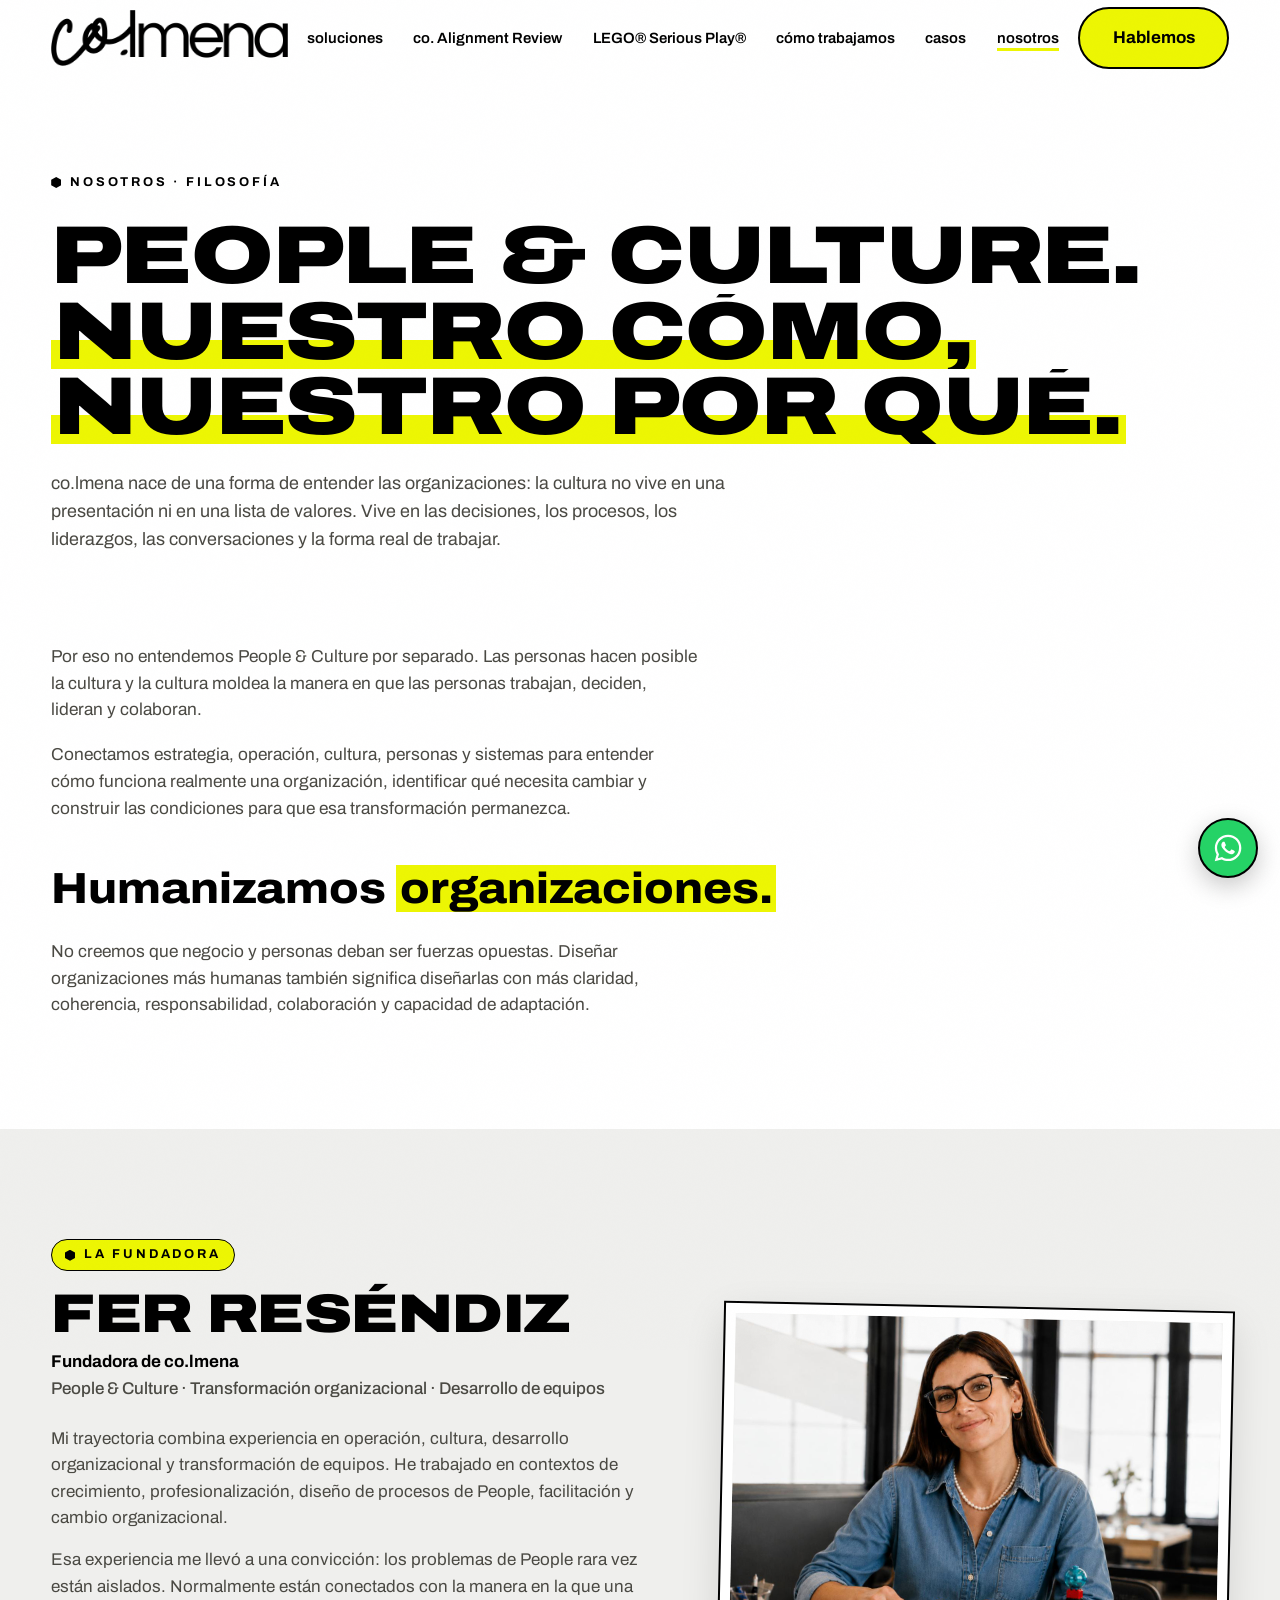
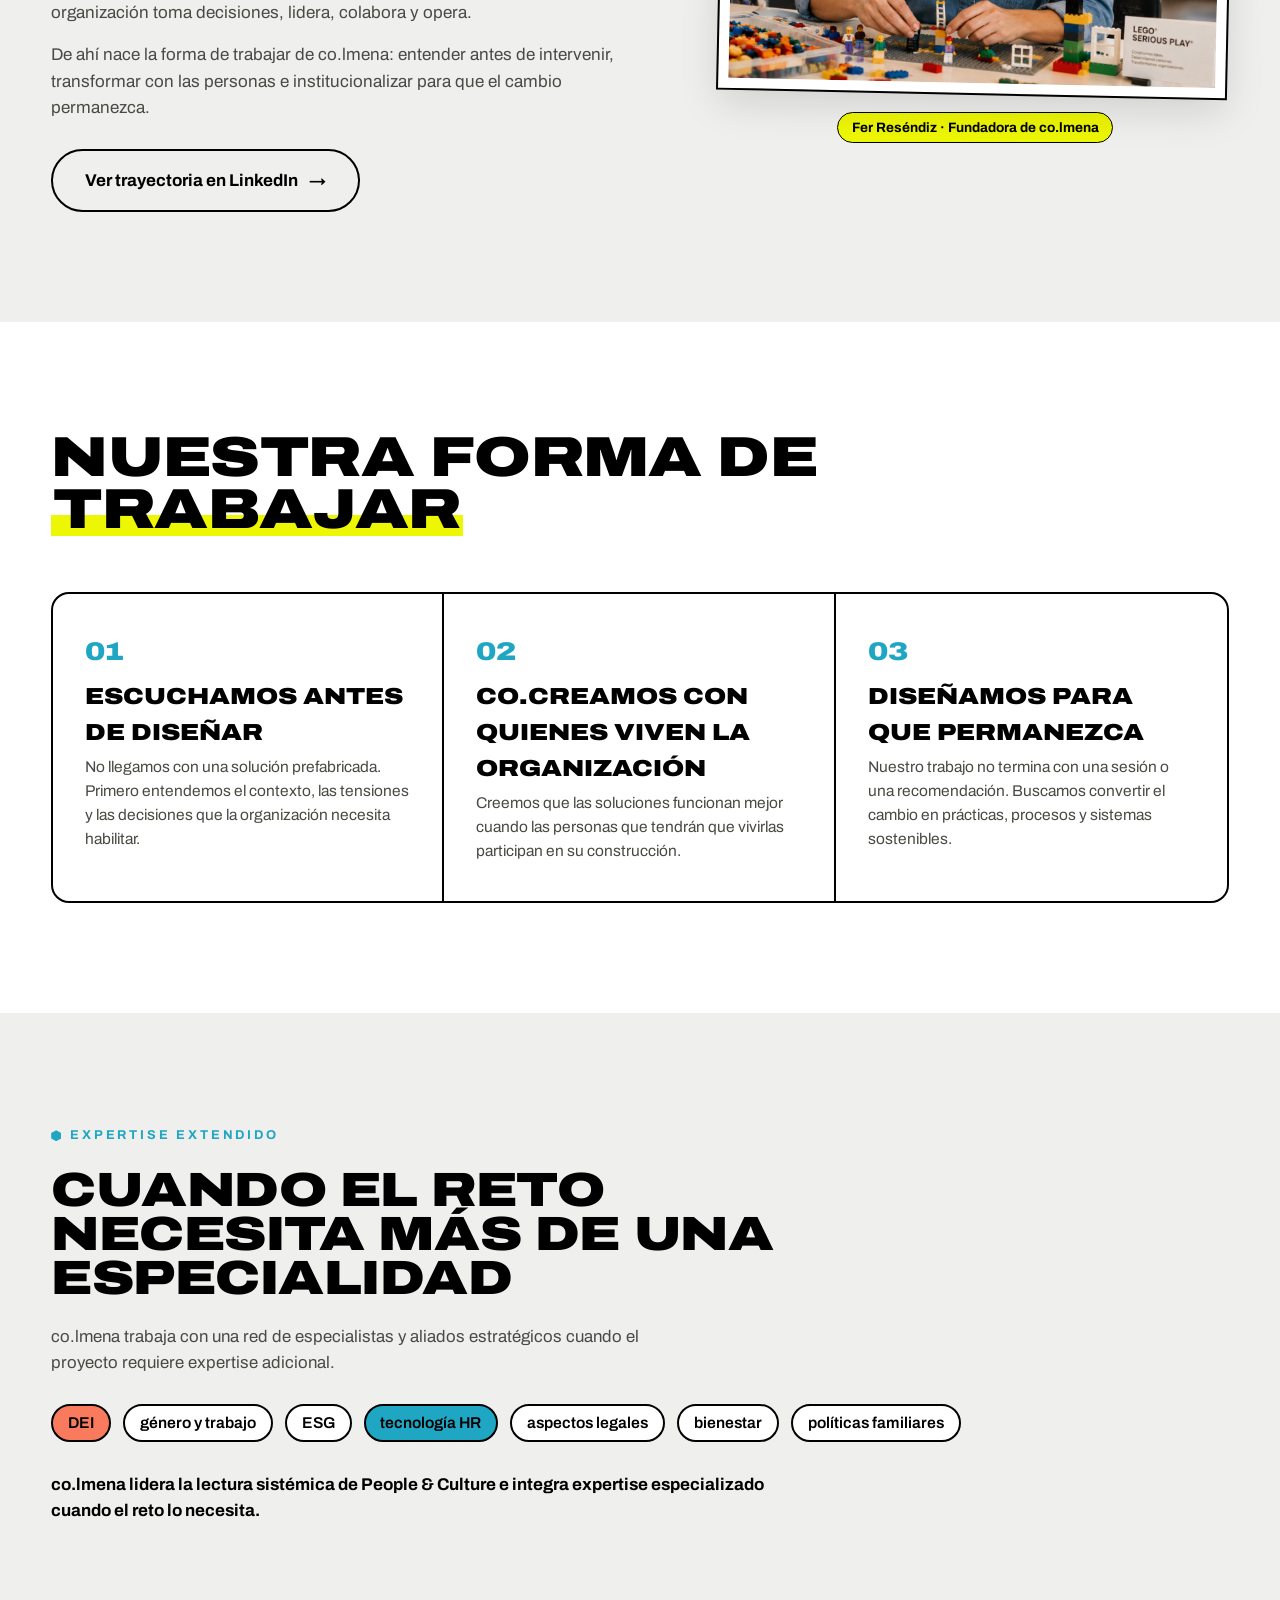
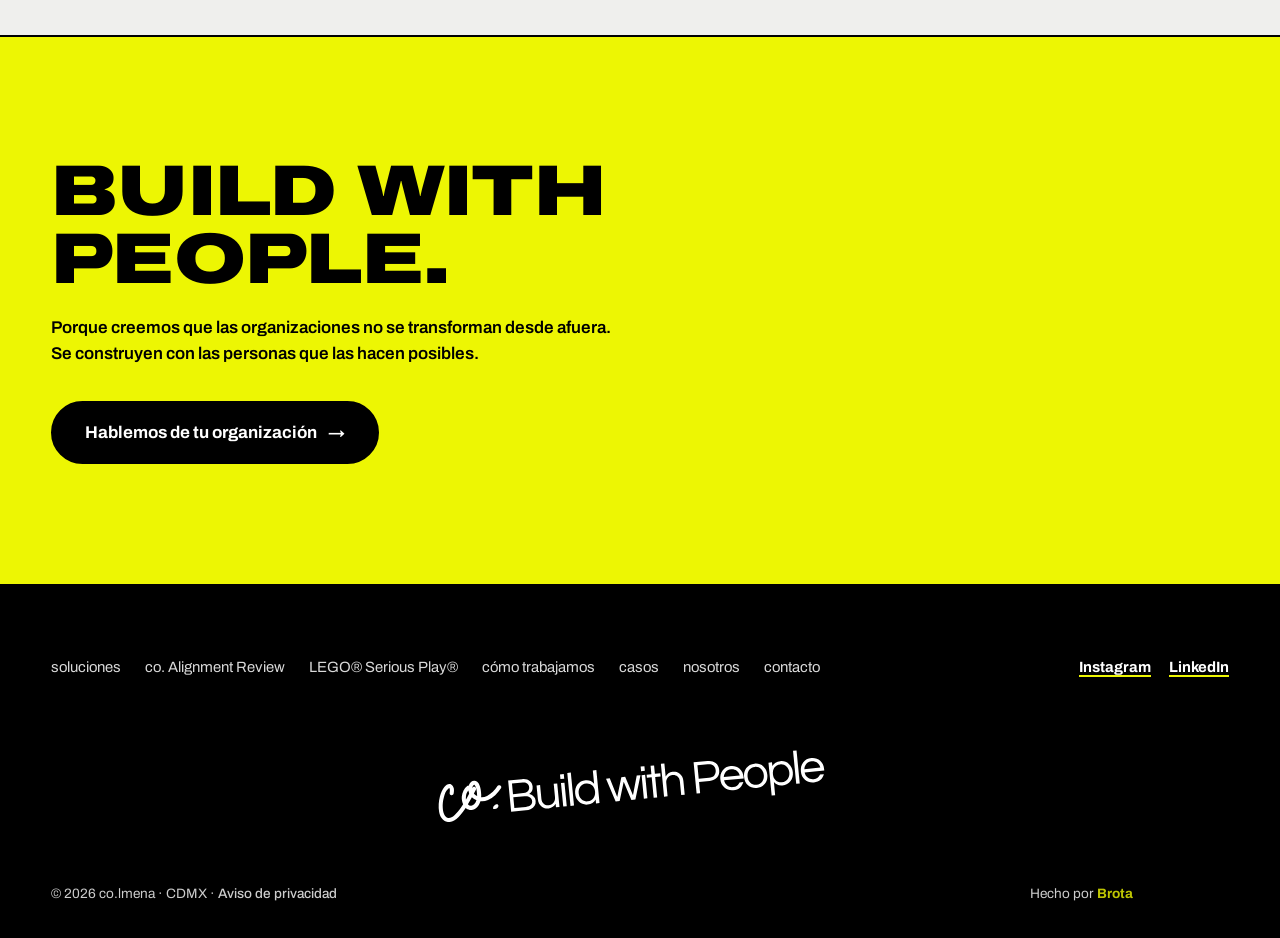
<file: nosotros.html>
<!DOCTYPE html>
<html lang="es">
<head>
<meta charset="UTF-8">
<meta name="viewport" content="width=device-width, initial-scale=1.0">
<meta name="google-site-verification" content="3k-CB5SvFfK8k6Vy7AF4NIwiHs_ytWUmSluRGJ9aAVA">
<title>Nosotros | co.lmena — Humanizamos organizaciones</title>
<meta name="description" content="Conoce la filosofía de co.lmena y a su fundadora, Fer Reséndiz. Conectamos estrategia, operación, cultura, personas y sistemas.">
<meta name="keywords" content="Fer Reséndiz, consultora People and Culture, cultura organizacional México">
<meta name="robots" content="index, follow, max-image-preview:large, max-snippet:-1">
<meta name="author" content="co.lmena">
<meta name="theme-color" content="#EDF603">
<link rel="canonical" href="nosotros.html">
<meta property="og:type" content="website">
<meta property="og:site_name" content="co.lmena">
<meta property="og:locale" content="es_MX">
<meta property="og:url" content="https://somoscolmena.com/nosotros">
<meta property="og:title" content="Nosotros | co.lmena — Humanizamos organizaciones">
<meta property="og:description" content="Conoce la filosofía de co.lmena y a su fundadora, Fer Reséndiz. Conectamos estrategia, operación, cultura, personas y sistemas.">
<meta property="og:image" content="https://somoscolmena.com/img/og-image.jpg">
<meta property="og:image:width" content="1200">
<meta property="og:image:height" content="630">
<meta property="og:image:alt" content="co.lmena · Consultoría de People &amp; Culture">
<meta name="twitter:card" content="summary_large_image">
<meta name="twitter:title" content="Nosotros | co.lmena — Humanizamos organizaciones">
<meta name="twitter:description" content="Conoce la filosofía de co.lmena y a su fundadora, Fer Reséndiz. Conectamos estrategia, operación, cultura, personas y sistemas.">
<meta name="twitter:image" content="https://somoscolmena.com/img/og-image.jpg">
<link rel="apple-touch-icon" href="img/og-image.jpg">
<script type="application/ld+json">{"@context":"https://schema.org","@type":"BreadcrumbList","itemListElement":[{"@type":"ListItem","position":1,"name":"Inicio","item":"https://somoscolmena.com/"},{"@type":"ListItem","position":2,"name":"Nosotros","item":"https://somoscolmena.com/nosotros"}]}</script>
<script type="application/ld+json">{"@context":"https://schema.org","@type":"Person","name":"Fer Reséndiz","jobTitle":"Fundadora de co.lmena","worksFor":{"@id":"https://somoscolmena.com/#organization"},"url":"https://somoscolmena.com/nosotros","image":"https://somoscolmena.com/img/fundadora.jpg","sameAs":"https://www.linkedin.com/in/maria-fernanda-resendiz-gl/","knowsAbout":["People & Culture","Transformación organizacional","Desarrollo de equipos"]}</script>
<link rel="preconnect" href="https://fonts.googleapis.com">
<link rel="preconnect" href="https://fonts.gstatic.com" crossorigin>
<link href="https://fonts.googleapis.com/css2?family=Archivo:wdth,wght@62..125,100..900&family=Caveat:wght@500;600;700&family=Questrial&display=swap" rel="stylesheet">
<link rel="icon" type="image/svg+xml" href="img/logo-co.svg">
<link rel="stylesheet" href="styles.css">
</head>
<body>

<div id="cursor" aria-hidden="true"></div>

<header>
  <div class="wrap nav">
    <a class="logo" href="index.html" aria-label="co.lmena — inicio"><img class="logo-lockup" src="img/logo-lockup.png" alt="co.lmena"></a>
    <ul class="nav-links">
      <li><a href="soluciones.html">soluciones</a></li>
      <li><a href="alignment-review.html">co. Alignment Review</a></li>
      <li><a href="lsp.html">LEGO® Serious Play®</a></li>
      <li><a href="como-trabajamos.html">cómo trabajamos</a></li>
      <li><a href="casos.html">casos</a></li>
      <li><a href="nosotros.html" aria-current="page">nosotros</a></li>
    </ul>
    <a href="index.html#contacto" class="btn sun nav-cta">Hablemos</a>
    <button class="menu-toggle" aria-label="Abrir menú" aria-expanded="false">☰</button>
  </div>
</header>

<main>

<!-- BLOQUE 1 · FILOSOFÍA -->
<section class="page-hero">
  <div class="wrap inview">
    <span class="eyebrow">Nosotros · Filosofía</span>
    <h1 class="display"><span class="line-mask"><span>People &amp; Culture.</span></span><span class="line-mask"><span><span class="hl">Nuestro cómo,</span></span></span><span class="line-mask"><span><span class="hl">nuestro por qué.</span></span></span></h1>
    <p class="lead">co.lmena nace de una forma de entender las organizaciones: la cultura no vive en una presentación ni en una lista de valores. Vive en las decisiones, los procesos, los liderazgos, las conversaciones y la forma real de trabajar.</p>
  </div>
</section>

<section class="section" style="padding-top:20px" id="filosofia">
  <div class="wrap reveal">
    <p style="max-width:65ch;color:var(--muted);font-size:1.08rem">Por eso no entendemos People &amp; Culture por separado. Las personas hacen posible la cultura y la cultura moldea la manera en que las personas trabajan, deciden, lideran y colaboran.</p>
    <p style="margin-top:18px;max-width:65ch;color:var(--muted);font-size:1.08rem">Conectamos estrategia, operación, cultura, personas y sistemas para entender cómo funciona realmente una organización, identificar qué necesita cambiar y construir las condiciones para que esa transformación permanezca.</p>
    <p class="statement" style="margin-top:40px">Humanizamos <span class="hl-fix">organizaciones.</span></p>
    <p style="margin-top:22px;max-width:65ch;color:var(--muted);font-size:1.08rem">No creemos que negocio y personas deban ser fuerzas opuestas. Diseñar organizaciones más humanas también significa diseñarlas con más claridad, coherencia, responsabilidad, colaboración y capacidad de adaptación.</p>
  </div>
</section>

<!-- BLOQUE 2 · FUNDADORA -->
<section class="section soft" id="fundadora">
  <div class="wrap reveal split">
    <div>
      <span class="eyebrow lima">La fundadora</span>
      <h2 class="display" style="font-size:clamp(2rem,4.4vw,3.4rem);margin-top:18px">Fer Reséndiz</h2>
      <p style="margin-top:10px;font-weight:700">Fundadora de co.lmena<br><span style="font-weight:500;color:var(--muted)">People &amp; Culture · Transformación organizacional · Desarrollo de equipos</span></p>
      <p style="margin-top:24px;max-width:60ch;color:var(--muted)">Mi trayectoria combina experiencia en operación, cultura, desarrollo organizacional y transformación de equipos. He trabajado en contextos de crecimiento, profesionalización, diseño de procesos de People, facilitación y cambio organizacional.</p>
      <p style="margin-top:16px;max-width:60ch;color:var(--muted)">Esa experiencia me llevó a una convicción: los problemas de People rara vez están aislados. Normalmente están conectados con la manera en la que una organización toma decisiones, lidera, colabora y opera.</p>
      <p style="margin-top:16px;max-width:60ch;color:var(--muted)">De ahí nace la forma de trabajar de co.lmena: entender antes de intervenir, transformar con las personas e institucionalizar para que el cambio permanezca.</p>
      <a class="btn ghost" style="margin-top:28px" href="https://www.linkedin.com/in/maria-fernanda-resendiz-gl/" target="_blank" rel="noopener">Ver trayectoria en LinkedIn <span class="arr">→</span></a>
    </div>
    <div>
      <div class="frame r"><img src="img/fundadora.jpg" alt="Fer Reséndiz, fundadora de co.lmena"></div>
      <p style="text-align:center;margin-top:18px"><span class="cap" style="font-size:.85rem">Fer Reséndiz · Fundadora de co.lmena</span></p>
    </div>
  </div>
</section>

<!-- BLOQUE 3 · NUESTRA FORMA DE TRABAJAR -->
<section class="section" id="forma">
  <div class="wrap">
    <div class="section-head reveal">
      <h2 class="display">Nuestra forma de <span class="hl">trabajar</span></h2>
    </div>
    <div class="stages reveal">
      <article class="stage">
        <span class="num">01</span>
        <h3>Escuchamos antes de diseñar</h3>
        <p>No llegamos con una solución prefabricada. Primero entendemos el contexto, las tensiones y las decisiones que la organización necesita habilitar.</p>
      </article>
      <article class="stage">
        <span class="num">02</span>
        <h3>Co.creamos con quienes viven la organización</h3>
        <p>Creemos que las soluciones funcionan mejor cuando las personas que tendrán que vivirlas participan en su construcción.</p>
      </article>
      <article class="stage">
        <span class="num">03</span>
        <h3>Diseñamos para que permanezca</h3>
        <p>Nuestro trabajo no termina con una sesión o una recomendación. Buscamos convertir el cambio en prácticas, procesos y sistemas sostenibles.</p>
      </article>
    </div>
  </div>
</section>

<!-- BLOQUE 4 · EXPERTISE EXTENDIDO -->
<section class="section soft" id="expertise">
  <div class="wrap reveal">
    <span class="eyebrow sky">Expertise extendido</span>
    <h2 class="display" style="font-size:clamp(1.8rem,3.8vw,3rem);margin-top:18px;max-width:18em">Cuando el reto necesita más de una especialidad</h2>
    <p style="margin-top:24px;max-width:60ch;color:var(--muted);font-size:1.05rem">co.lmena trabaja con una red de especialistas y aliados estratégicos cuando el proyecto requiere expertise adicional.</p>
    <div class="chips" style="margin-top:28px">
      <span class="coral-c">DEI</span><span>género y trabajo</span><span>ESG</span><span class="sky-c">tecnología HR</span><span>aspectos legales</span><span>bienestar</span><span>políticas familiares</span>
    </div>
    <p style="margin-top:30px;font-weight:700;max-width:42em">co.lmena lidera la lectura sistémica de People &amp; Culture e integra expertise especializado cuando el reto lo necesita.</p>
  </div>
</section>

<!-- BLOQUE 5 · CIERRE -->
<section class="contact">
  <div class="wrap reveal">
    <h2 class="display" style="max-width:12em">Build with People.</h2>
    <p class="sub" style="margin-top:22px;max-width:34em;font-weight:600">Porque creemos que las organizaciones no se transforman desde afuera. Se construyen con las personas que las hacen posibles.</p>
    <div style="margin-top:34px">
      <a class="btn" href="index.html#contacto">Hablemos de tu organización <span class="arr">→</span></a>
    </div>
  </div>
</section>

</main>

<footer class="on-dark">
  <div class="wrap foot-top">
    <ul class="foot-links">
      <li><a href="soluciones.html">soluciones</a></li>
      <li><a href="alignment-review.html">co. Alignment Review</a></li>
      <li><a href="lsp.html">LEGO® Serious Play®</a></li>
      <li><a href="como-trabajamos.html">cómo trabajamos</a></li>
      <li><a href="casos.html">casos</a></li>
      <li><a href="nosotros.html">nosotros</a></li>
      <li><a href="index.html#contacto">contacto</a></li>
    </ul>
    <ul class="foot-social">
      <li><a href="https://www.instagram.com/_somoscolmena/" target="_blank" rel="noopener">Instagram</a></li>
      <li><a href="https://www.linkedin.com/company/somoscolmena/" target="_blank" rel="noopener">LinkedIn</a></li>
    </ul>
  </div>
  <div class="wrap">
    <img class="foot-logo" src="img/logo-bwp.svg" alt="co.lmena · Build with People">
    <div class="credit">
      <span>© 2026 co.lmena · CDMX · <a href="privacidad.html" style="color:#fff;font-weight:500">Aviso de privacidad</a></span>
      <span>Hecho por <a href="https://brotadigital.mx" target="_blank" rel="noopener">Brota</a></span>
    </div>
  </div>
</footer>

<a class="wa-fab" href="https://wa.me/525548158812" target="_blank" rel="noopener" aria-label="Escríbenos por WhatsApp">
  <svg viewBox="0 0 24 24" aria-hidden="true"><path d="M12.04 2c-5.46 0-9.9 4.44-9.9 9.9 0 1.75.46 3.45 1.32 4.95L2.05 22l5.3-1.39c1.45.79 3.08 1.21 4.74 1.21h.01c5.46 0 9.9-4.44 9.9-9.9 0-2.65-1.03-5.14-2.9-7.01A9.82 9.82 0 0 0 12.04 2zm0 18.15c-1.48 0-2.93-.4-4.2-1.15l-.3-.18-3.12.82.83-3.04-.2-.31a8.26 8.26 0 0 1-1.26-4.38c0-4.54 3.7-8.24 8.25-8.24 2.2 0 4.27.86 5.82 2.42a8.18 8.18 0 0 1 2.41 5.83c0 4.54-3.7 8.23-8.23 8.23zm4.52-6.16c-.25-.12-1.47-.72-1.69-.81-.23-.08-.39-.12-.56.13-.17.25-.64.81-.78.97-.14.17-.29.19-.54.06-.25-.12-1.05-.39-1.99-1.23-.74-.66-1.23-1.47-1.38-1.72-.14-.25-.02-.38.11-.51.11-.11.25-.29.37-.43.12-.14.17-.25.25-.41.08-.17.04-.31-.02-.43-.06-.12-.56-1.34-.76-1.84-.2-.48-.41-.42-.56-.43h-.48c-.17 0-.43.06-.66.31-.22.25-.86.85-.86 2.07 0 1.22.89 2.4 1.01 2.56.12.17 1.75 2.67 4.23 3.74.59.26 1.05.41 1.41.52.59.19 1.13.16 1.56.1.48-.07 1.47-.6 1.67-1.18.21-.58.21-1.07.14-1.18-.06-.1-.23-.16-.48-.29z"/></svg>
</a>

<script src="site.js"></script>
</body>
</html>
</file>
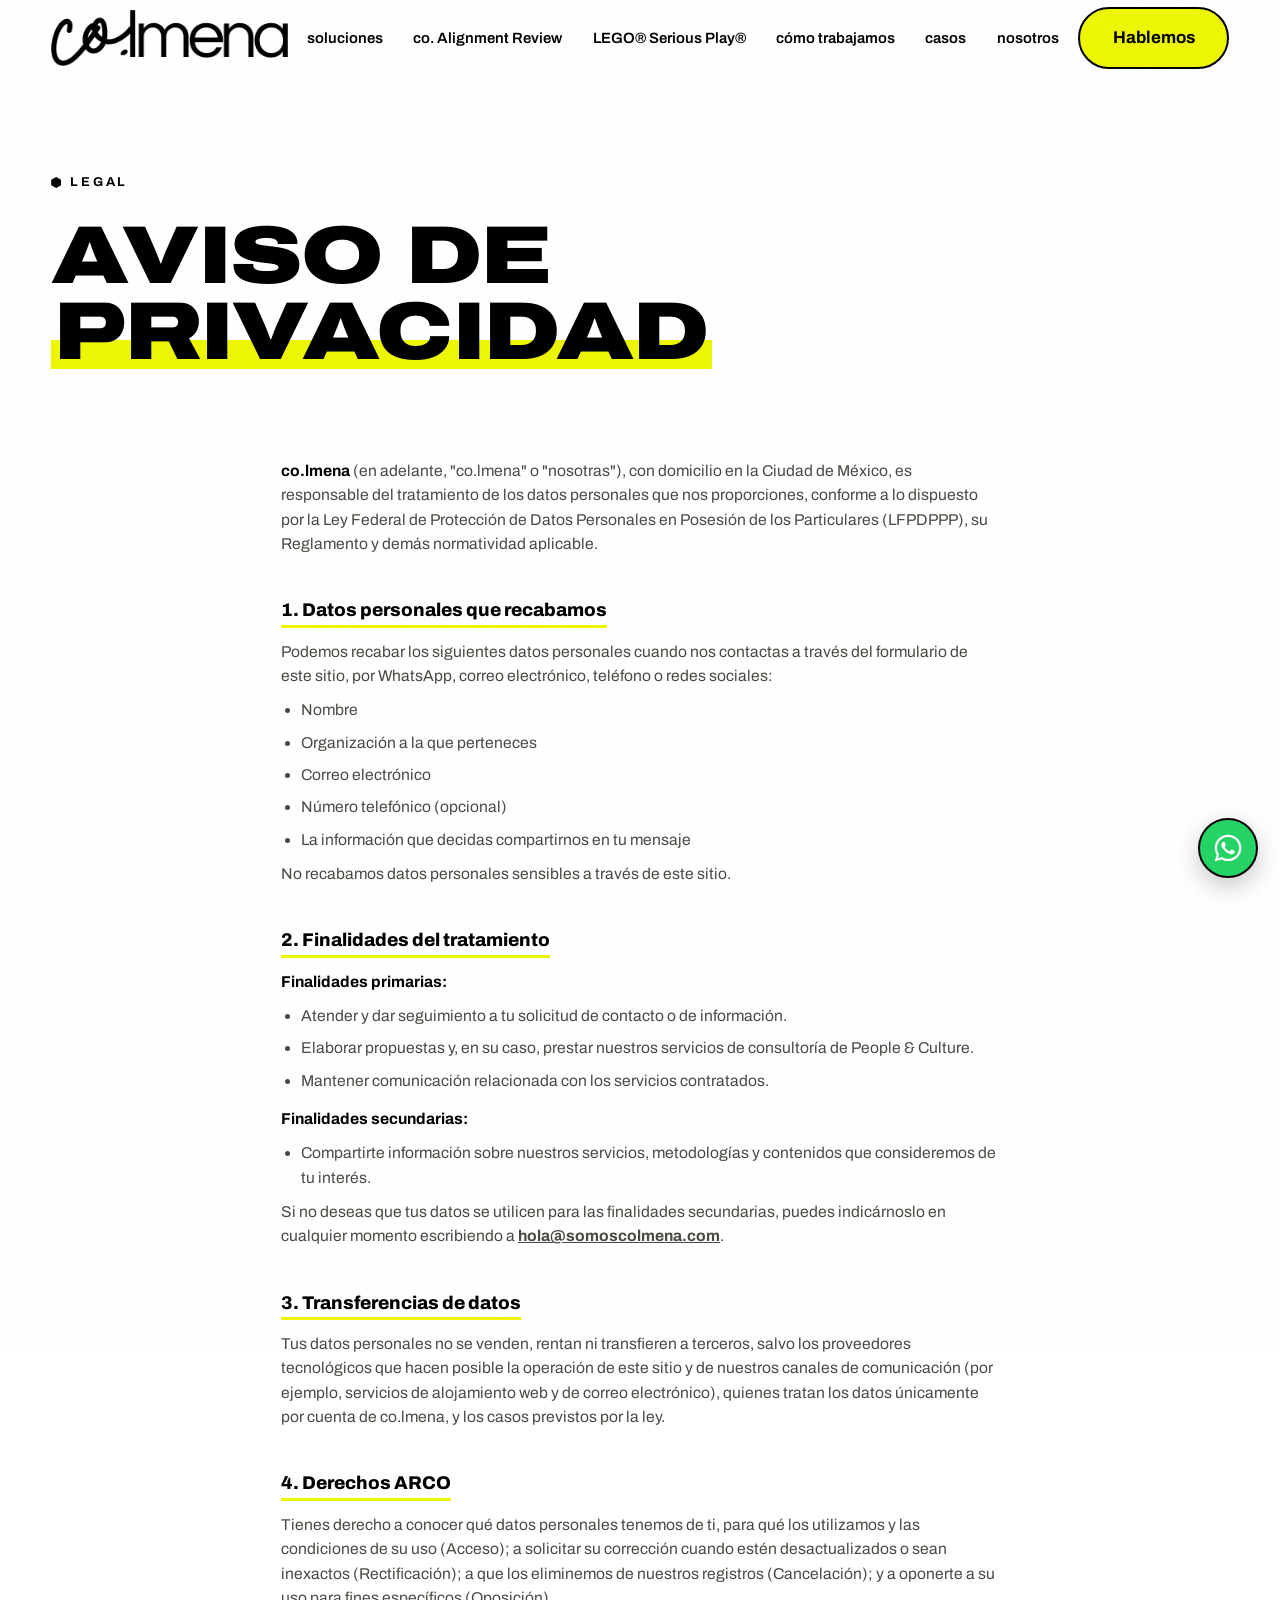
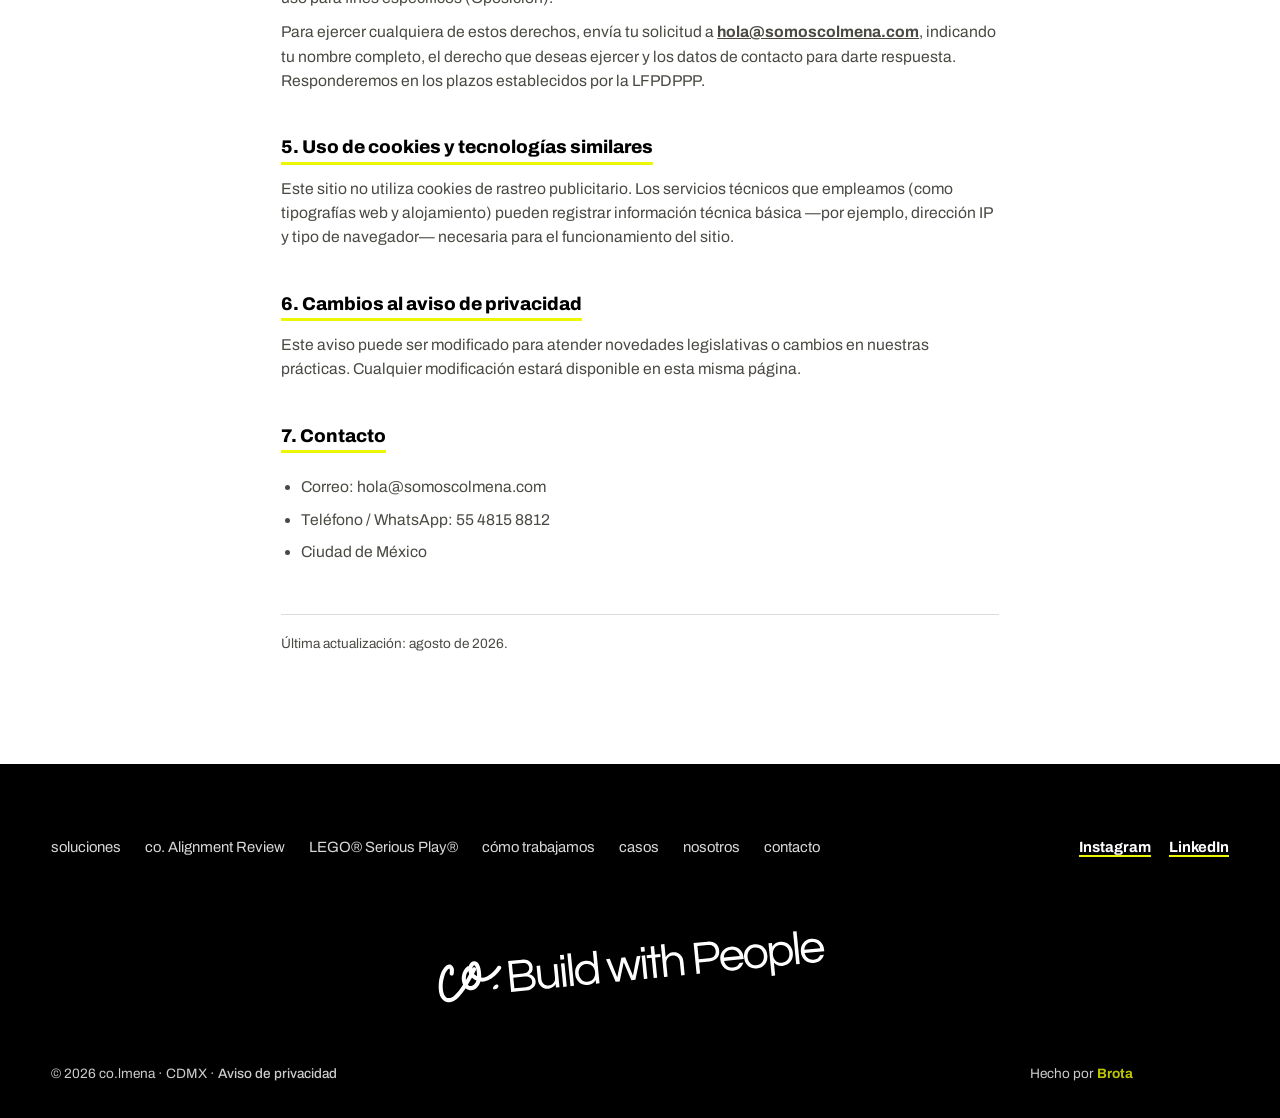
<file: privacidad.html>
<!DOCTYPE html>
<html lang="es">
<head>
<meta charset="UTF-8">
<meta name="viewport" content="width=device-width, initial-scale=1.0">
<meta name="google-site-verification" content="3k-CB5SvFfK8k6Vy7AF4NIwiHs_ytWUmSluRGJ9aAVA">
<title>Aviso de privacidad | co.lmena</title>
<meta name="description" content="Aviso de privacidad de co.lmena conforme a la Ley Federal de Protección de Datos Personales en Posesión de los Particulares.">
<meta name="robots" content="noindex, follow">
<meta name="author" content="co.lmena">
<meta name="theme-color" content="#EDF603">
<link rel="canonical" href="privacidad.html">
<meta property="og:type" content="website">
<meta property="og:site_name" content="co.lmena">
<meta property="og:locale" content="es_MX">
<meta property="og:url" content="https://somoscolmena.com/privacidad">
<meta property="og:title" content="Aviso de privacidad | co.lmena">
<meta property="og:description" content="Aviso de privacidad de co.lmena conforme a la Ley Federal de Protección de Datos Personales en Posesión de los Particulares.">
<meta property="og:image" content="https://somoscolmena.com/img/og-image.jpg">
<meta property="og:image:width" content="1200">
<meta property="og:image:height" content="630">
<meta property="og:image:alt" content="co.lmena · Consultoría de People &amp; Culture">
<meta name="twitter:card" content="summary_large_image">
<meta name="twitter:title" content="Aviso de privacidad | co.lmena">
<meta name="twitter:description" content="Aviso de privacidad de co.lmena conforme a la Ley Federal de Protección de Datos Personales en Posesión de los Particulares.">
<meta name="twitter:image" content="https://somoscolmena.com/img/og-image.jpg">
<link rel="apple-touch-icon" href="img/og-image.jpg">
<link rel="preconnect" href="https://fonts.googleapis.com">
<link rel="preconnect" href="https://fonts.gstatic.com" crossorigin>
<link href="https://fonts.googleapis.com/css2?family=Archivo:wdth,wght@62..125,100..900&family=Caveat:wght@500;600;700&family=Questrial&display=swap" rel="stylesheet">
<link rel="icon" type="image/svg+xml" href="img/logo-co.svg">
<link rel="stylesheet" href="styles.css">
<style>
.legal{max-width:820px}
.legal h2{font-size:1.15rem;font-weight:800;margin:40px 0 12px;border-bottom:3px solid var(--sun);display:inline-block}
.legal p, .legal li{color:var(--muted);font-size:.98rem}
.legal ul{margin:10px 0 0 20px;display:grid;gap:8px}
.legal .updated{font-size:.85rem;color:var(--muted);margin-top:50px;border-top:1.5px solid var(--line);padding-top:18px}
</style>
</head>
<body>

<div id="cursor" aria-hidden="true"></div>

<header>
  <div class="wrap nav">
    <a class="logo" href="index.html" aria-label="co.lmena — inicio"><img class="logo-lockup" src="img/logo-lockup.png" alt="co.lmena"></a>
    <ul class="nav-links">
      <li><a href="soluciones.html">soluciones</a></li>
      <li><a href="alignment-review.html">co. Alignment Review</a></li>
      <li><a href="lsp.html">LEGO® Serious Play®</a></li>
      <li><a href="como-trabajamos.html">cómo trabajamos</a></li>
      <li><a href="casos.html">casos</a></li>
      <li><a href="nosotros.html">nosotros</a></li>
    </ul>
    <a href="index.html#contacto" class="btn sun nav-cta">Hablemos</a>
    <button class="menu-toggle" aria-label="Abrir menú" aria-expanded="false">☰</button>
  </div>
</header>

<main>

<section class="page-hero">
  <div class="wrap inview">
    <span class="eyebrow">Legal</span>
    <h1 class="display"><span class="line-mask"><span>Aviso de</span></span><span class="line-mask"><span><span class="hl">privacidad</span></span></span></h1>
  </div>
</section>

<section class="section" style="padding-top:20px">
  <div class="wrap legal">
    <p><strong style="color:var(--ink)">co.lmena</strong> (en adelante, "co.lmena" o "nosotras"), con domicilio en la Ciudad de México, es responsable del tratamiento de los datos personales que nos proporciones, conforme a lo dispuesto por la Ley Federal de Protección de Datos Personales en Posesión de los Particulares (LFPDPPP), su Reglamento y demás normatividad aplicable.</p>

    <h2>1. Datos personales que recabamos</h2>
    <p>Podemos recabar los siguientes datos personales cuando nos contactas a través del formulario de este sitio, por WhatsApp, correo electrónico, teléfono o redes sociales:</p>
    <ul>
      <li>Nombre</li>
      <li>Organización a la que perteneces</li>
      <li>Correo electrónico</li>
      <li>Número telefónico (opcional)</li>
      <li>La información que decidas compartirnos en tu mensaje</li>
    </ul>
    <p style="margin-top:10px">No recabamos datos personales sensibles a través de este sitio.</p>

    <h2>2. Finalidades del tratamiento</h2>
    <p><strong style="color:var(--ink)">Finalidades primarias:</strong></p>
    <ul>
      <li>Atender y dar seguimiento a tu solicitud de contacto o de información.</li>
      <li>Elaborar propuestas y, en su caso, prestar nuestros servicios de consultoría de People &amp; Culture.</li>
      <li>Mantener comunicación relacionada con los servicios contratados.</li>
    </ul>
    <p style="margin-top:14px"><strong style="color:var(--ink)">Finalidades secundarias:</strong></p>
    <ul>
      <li>Compartirte información sobre nuestros servicios, metodologías y contenidos que consideremos de tu interés.</li>
    </ul>
    <p style="margin-top:10px">Si no deseas que tus datos se utilicen para las finalidades secundarias, puedes indicárnoslo en cualquier momento escribiendo a <a href="mailto:hola@somoscolmena.com" style="font-weight:700">hola@somoscolmena.com</a>.</p>

    <h2>3. Transferencias de datos</h2>
    <p>Tus datos personales no se venden, rentan ni transfieren a terceros, salvo los proveedores tecnológicos que hacen posible la operación de este sitio y de nuestros canales de comunicación (por ejemplo, servicios de alojamiento web y de correo electrónico), quienes tratan los datos únicamente por cuenta de co.lmena, y los casos previstos por la ley.</p>

    <h2>4. Derechos ARCO</h2>
    <p>Tienes derecho a conocer qué datos personales tenemos de ti, para qué los utilizamos y las condiciones de su uso (Acceso); a solicitar su corrección cuando estén desactualizados o sean inexactos (Rectificación); a que los eliminemos de nuestros registros (Cancelación); y a oponerte a su uso para fines específicos (Oposición).</p>
    <p style="margin-top:10px">Para ejercer cualquiera de estos derechos, envía tu solicitud a <a href="mailto:hola@somoscolmena.com" style="font-weight:700">hola@somoscolmena.com</a>, indicando tu nombre completo, el derecho que deseas ejercer y los datos de contacto para darte respuesta. Responderemos en los plazos establecidos por la LFPDPPP.</p>

    <h2>5. Uso de cookies y tecnologías similares</h2>
    <p>Este sitio no utiliza cookies de rastreo publicitario. Los servicios técnicos que empleamos (como tipografías web y alojamiento) pueden registrar información técnica básica —por ejemplo, dirección IP y tipo de navegador— necesaria para el funcionamiento del sitio.</p>

    <h2>6. Cambios al aviso de privacidad</h2>
    <p>Este aviso puede ser modificado para atender novedades legislativas o cambios en nuestras prácticas. Cualquier modificación estará disponible en esta misma página.</p>

    <h2>7. Contacto</h2>
    <ul>
      <li>Correo: hola@somoscolmena.com</li>
      <li>Teléfono / WhatsApp: 55 4815 8812</li>
      <li>Ciudad de México</li>
    </ul>

    <p class="updated">Última actualización: agosto de 2026.</p>
  </div>
</section>

</main>

<footer class="on-dark">
  <div class="wrap foot-top">
    <ul class="foot-links">
      <li><a href="soluciones.html">soluciones</a></li>
      <li><a href="alignment-review.html">co. Alignment Review</a></li>
      <li><a href="lsp.html">LEGO® Serious Play®</a></li>
      <li><a href="como-trabajamos.html">cómo trabajamos</a></li>
      <li><a href="casos.html">casos</a></li>
      <li><a href="nosotros.html">nosotros</a></li>
      <li><a href="index.html#contacto">contacto</a></li>
    </ul>
    <ul class="foot-social">
      <li><a href="https://www.instagram.com/_somoscolmena/" target="_blank" rel="noopener">Instagram</a></li>
      <li><a href="https://www.linkedin.com/company/somoscolmena/" target="_blank" rel="noopener">LinkedIn</a></li>
    </ul>
  </div>
  <div class="wrap">
    <img class="foot-logo" src="img/logo-bwp.svg" alt="co.lmena · Build with People">
    <div class="credit">
      <span>© 2026 co.lmena · CDMX · <a href="privacidad.html" style="color:#fff;font-weight:500">Aviso de privacidad</a></span>
      <span>Hecho por <a href="https://brotadigital.mx" target="_blank" rel="noopener">Brota</a></span>
    </div>
  </div>
</footer>

<a class="wa-fab" href="https://wa.me/525548158812" target="_blank" rel="noopener" aria-label="Escríbenos por WhatsApp">
  <svg viewBox="0 0 24 24" aria-hidden="true"><path d="M12.04 2c-5.46 0-9.9 4.44-9.9 9.9 0 1.75.46 3.45 1.32 4.95L2.05 22l5.3-1.39c1.45.79 3.08 1.21 4.74 1.21h.01c5.46 0 9.9-4.44 9.9-9.9 0-2.65-1.03-5.14-2.9-7.01A9.82 9.82 0 0 0 12.04 2zm0 18.15c-1.48 0-2.93-.4-4.2-1.15l-.3-.18-3.12.82.83-3.04-.2-.31a8.26 8.26 0 0 1-1.26-4.38c0-4.54 3.7-8.24 8.25-8.24 2.2 0 4.27.86 5.82 2.42a8.18 8.18 0 0 1 2.41 5.83c0 4.54-3.7 8.23-8.23 8.23zm4.52-6.16c-.25-.12-1.47-.72-1.69-.81-.23-.08-.39-.12-.56.13-.17.25-.64.81-.78.97-.14.17-.29.19-.54.06-.25-.12-1.05-.39-1.99-1.23-.74-.66-1.23-1.47-1.38-1.72-.14-.25-.02-.38.11-.51.11-.11.25-.29.37-.43.12-.14.17-.25.25-.41.08-.17.04-.31-.02-.43-.06-.12-.56-1.34-.76-1.84-.2-.48-.41-.42-.56-.43h-.48c-.17 0-.43.06-.66.31-.22.25-.86.85-.86 2.07 0 1.22.89 2.4 1.01 2.56.12.17 1.75 2.67 4.23 3.74.59.26 1.05.41 1.41.52.59.19 1.13.16 1.56.1.48-.07 1.47-.6 1.67-1.18.21-.58.21-1.07.14-1.18-.06-.1-.23-.16-.48-.29z"/></svg>
</a>

<script src="site.js"></script>
</body>
</html>
</file>
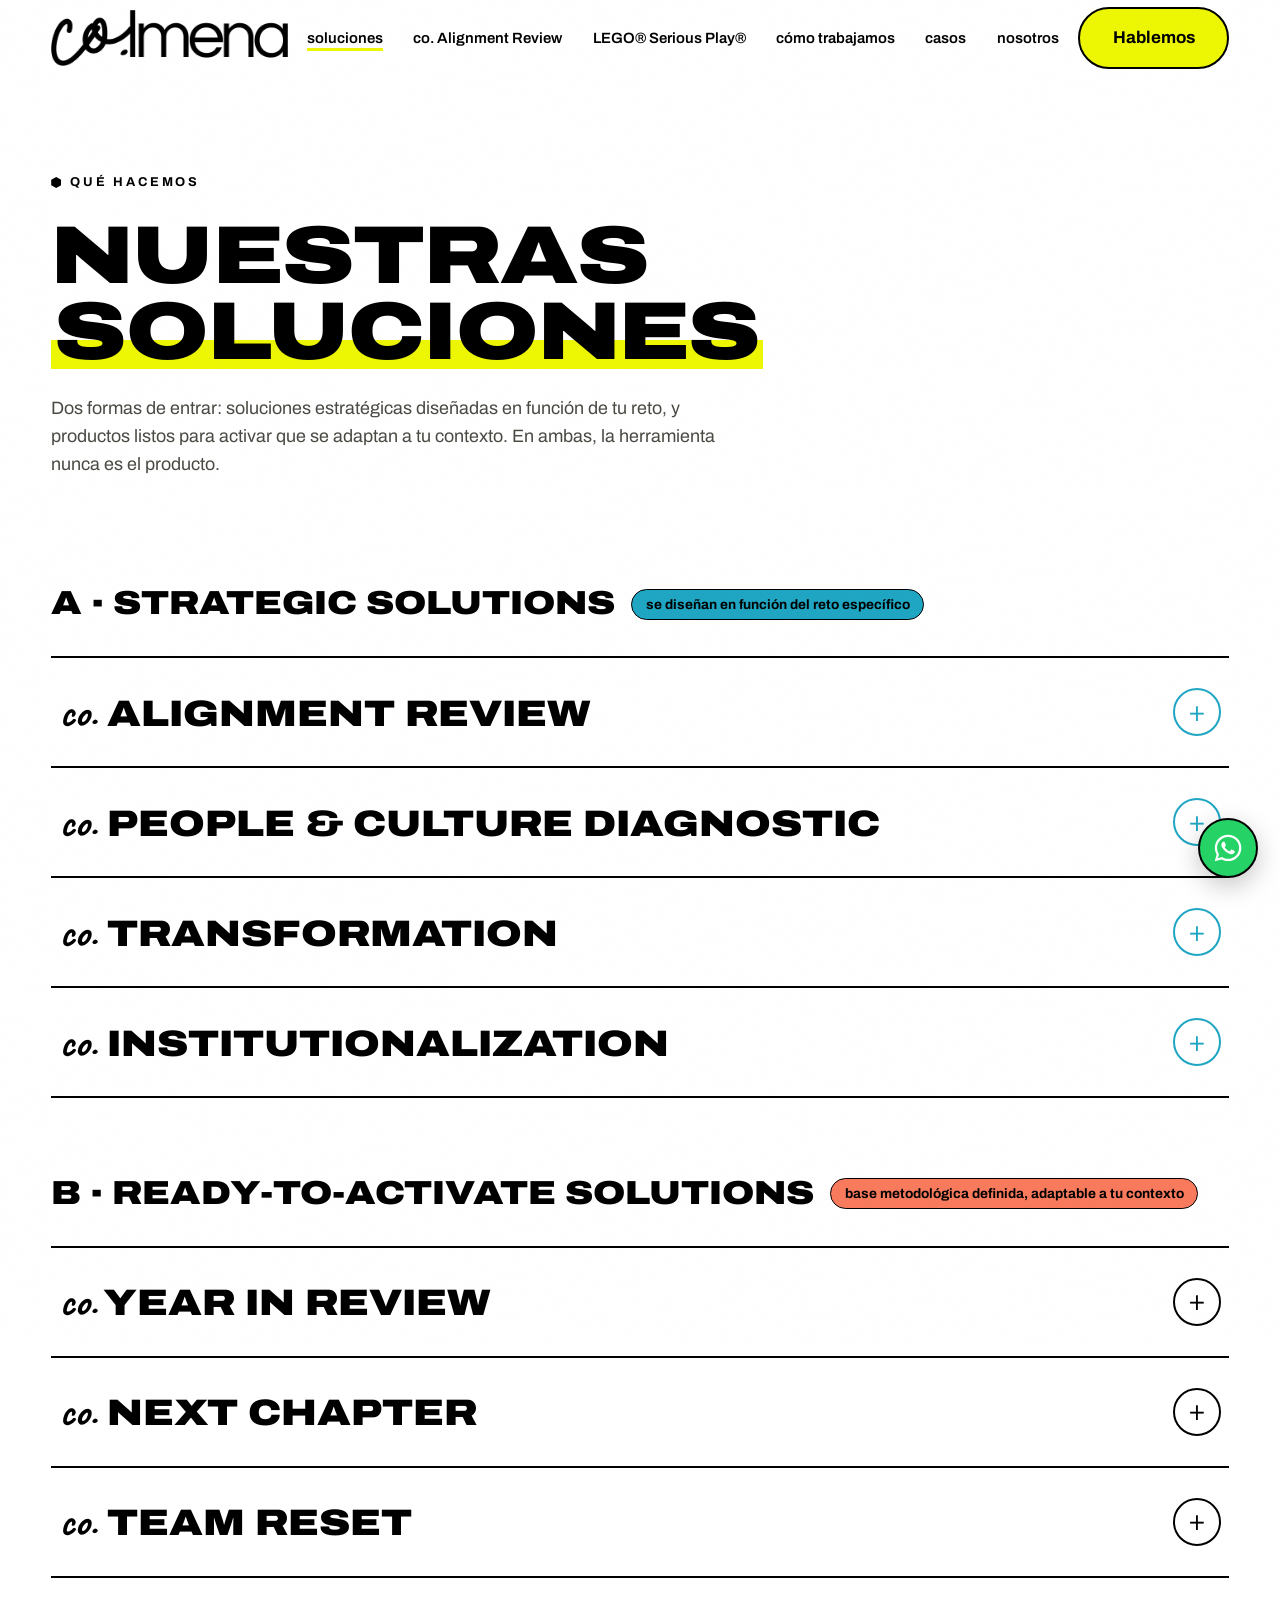
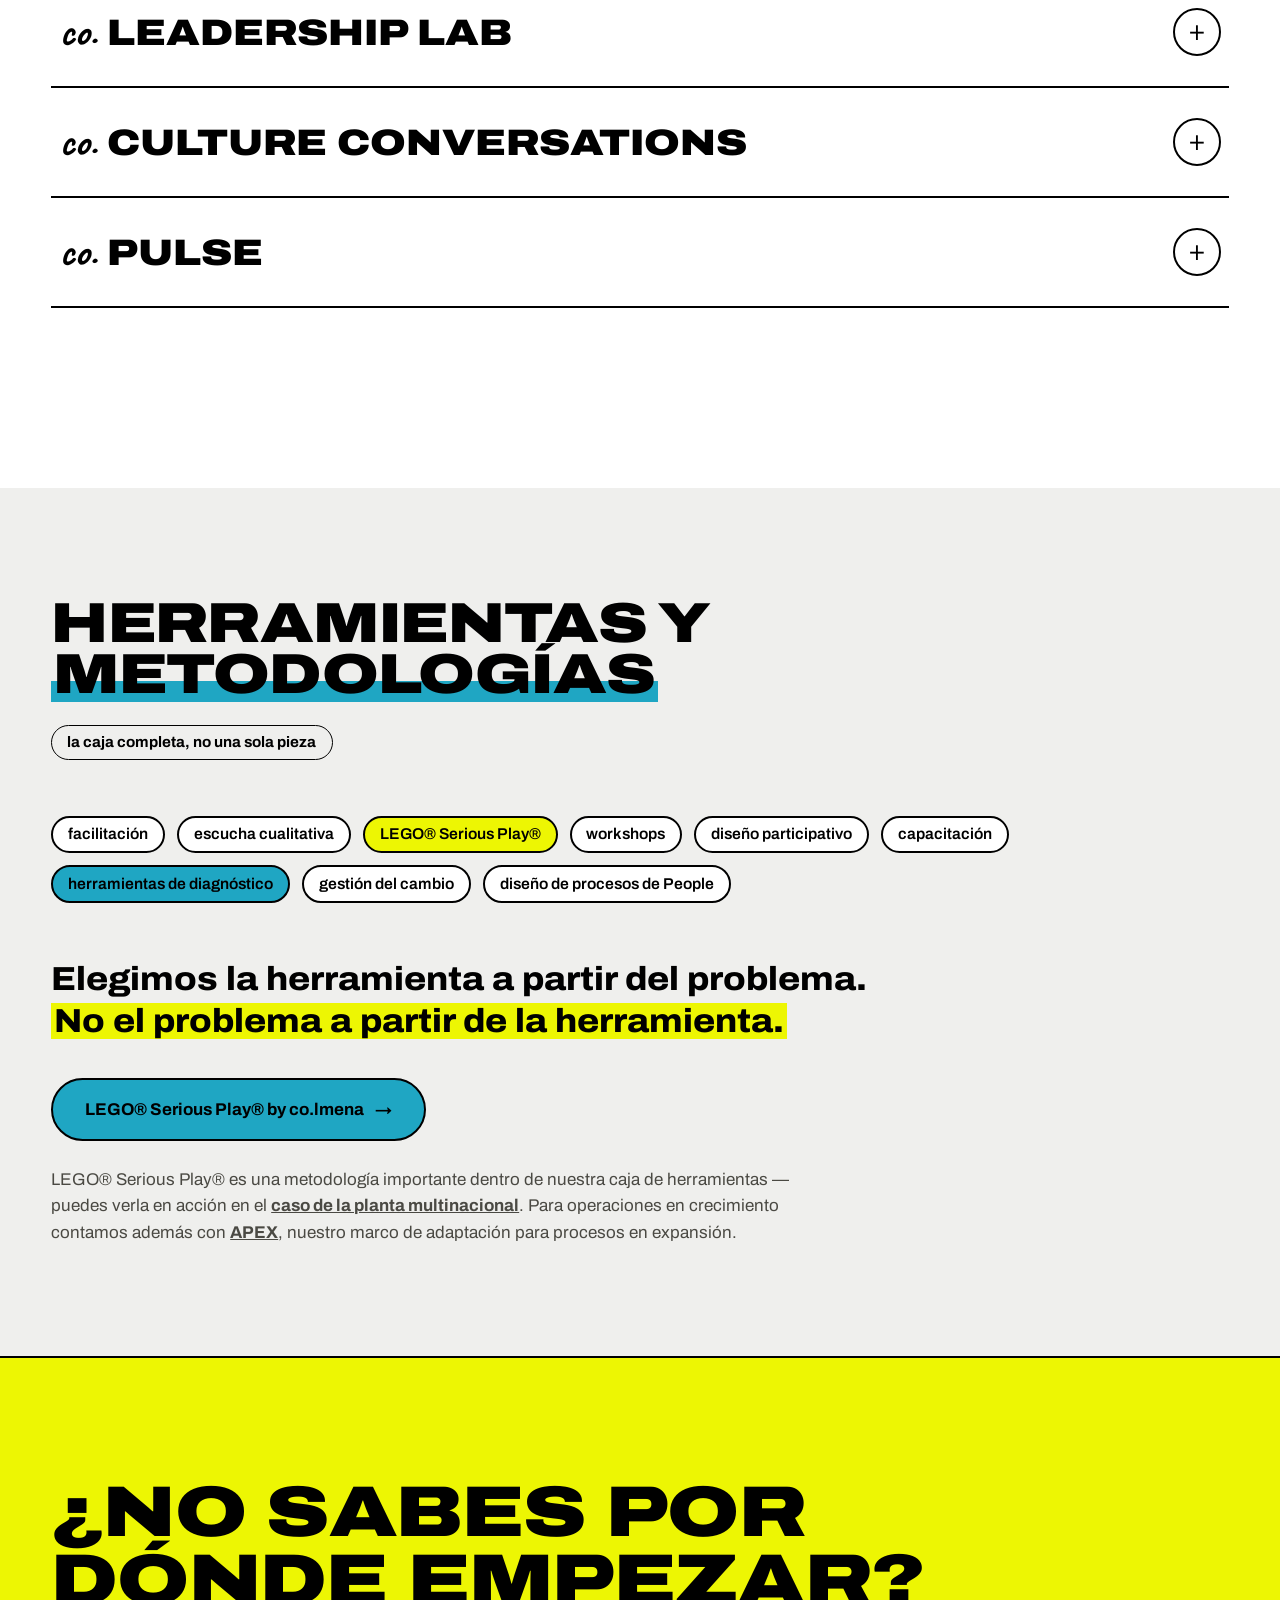
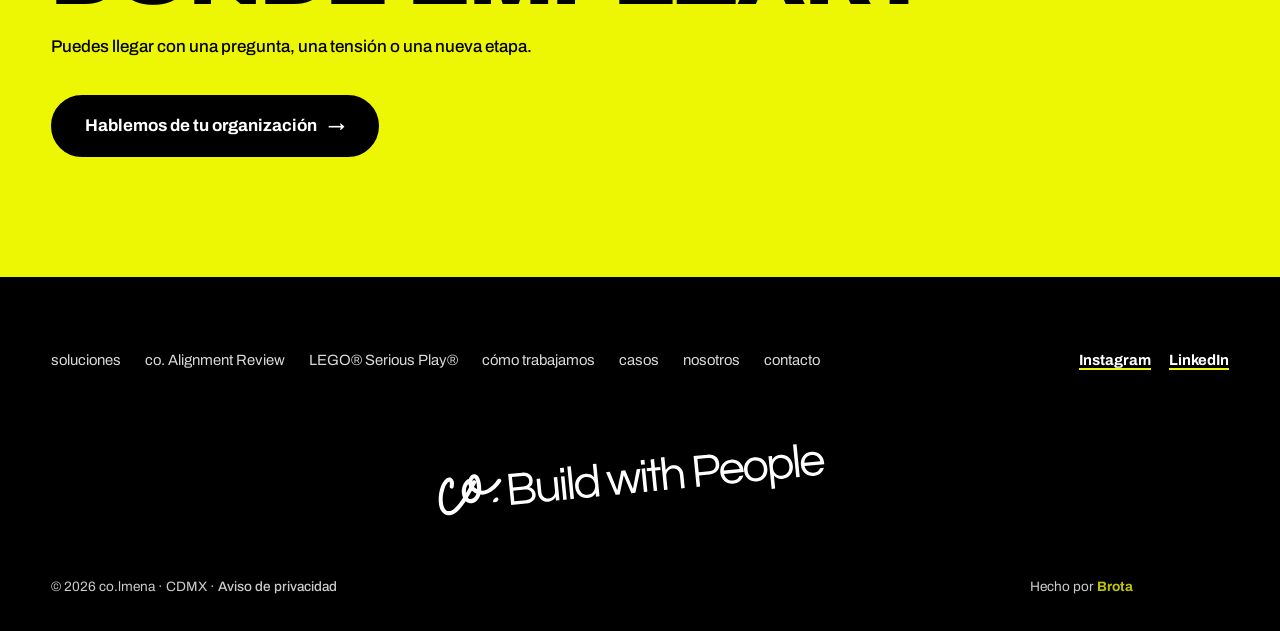
<file: soluciones.html>
<!DOCTYPE html>
<html lang="es">
<head>
<meta charset="UTF-8">
<meta name="viewport" content="width=device-width, initial-scale=1.0">
<meta name="google-site-verification" content="3k-CB5SvFfK8k6Vy7AF4NIwiHs_ytWUmSluRGJ9aAVA">
<title>Soluciones | Consultoría de cultura organizacional</title>
<meta name="description" content="Strategic Solutions y Ready-to-Activate: diagnóstico cultural, transformación, institucionalización, talleres, liderazgo y escucha organizacional.">
<meta name="keywords" content="servicios de cultura organizacional, diagnóstico People and Culture, talleres de liderazgo México">
<meta name="robots" content="index, follow, max-image-preview:large, max-snippet:-1">
<meta name="author" content="co.lmena">
<meta name="theme-color" content="#EDF603">
<link rel="canonical" href="soluciones.html">
<meta property="og:type" content="website">
<meta property="og:site_name" content="co.lmena">
<meta property="og:locale" content="es_MX">
<meta property="og:url" content="https://somoscolmena.com/soluciones">
<meta property="og:title" content="Soluciones | Consultoría de cultura organizacional">
<meta property="og:description" content="Strategic Solutions y Ready-to-Activate: diagnóstico cultural, transformación, institucionalización, talleres, liderazgo y escucha organizacional.">
<meta property="og:image" content="https://somoscolmena.com/img/og-image.jpg">
<meta property="og:image:width" content="1200">
<meta property="og:image:height" content="630">
<meta property="og:image:alt" content="co.lmena · Consultoría de People &amp; Culture">
<meta name="twitter:card" content="summary_large_image">
<meta name="twitter:title" content="Soluciones | Consultoría de cultura organizacional">
<meta name="twitter:description" content="Strategic Solutions y Ready-to-Activate: diagnóstico cultural, transformación, institucionalización, talleres, liderazgo y escucha organizacional.">
<meta name="twitter:image" content="https://somoscolmena.com/img/og-image.jpg">
<link rel="apple-touch-icon" href="img/og-image.jpg">
<script type="application/ld+json">{"@context":"https://schema.org","@type":"BreadcrumbList","itemListElement":[{"@type":"ListItem","position":1,"name":"Inicio","item":"https://somoscolmena.com/"},{"@type":"ListItem","position":2,"name":"Soluciones","item":"https://somoscolmena.com/soluciones"}]}</script>
<link rel="preconnect" href="https://fonts.googleapis.com">
<link rel="preconnect" href="https://fonts.gstatic.com" crossorigin>
<link href="https://fonts.googleapis.com/css2?family=Archivo:wdth,wght@62..125,100..900&family=Caveat:wght@500;600;700&family=Questrial&display=swap" rel="stylesheet">
<link rel="icon" type="image/svg+xml" href="img/logo-co.svg">
<link rel="stylesheet" href="styles.css">
</head>
<body>

<div id="cursor" aria-hidden="true"></div>

<header>
  <div class="wrap nav">
    <a class="logo" href="index.html" aria-label="co.lmena — inicio"><img class="logo-lockup" src="img/logo-lockup.png" alt="co.lmena"></a>
    <ul class="nav-links">
      <li><a href="soluciones.html" aria-current="page">soluciones</a></li>
      <li><a href="alignment-review.html">co. Alignment Review</a></li>
      <li><a href="lsp.html">LEGO® Serious Play®</a></li>
      <li><a href="como-trabajamos.html">cómo trabajamos</a></li>
      <li><a href="casos.html">casos</a></li>
      <li><a href="nosotros.html">nosotros</a></li>
    </ul>
    <a href="index.html#contacto" class="btn sun nav-cta">Hablemos</a>
    <button class="menu-toggle" aria-label="Abrir menú" aria-expanded="false">☰</button>
  </div>
</header>

<main>

<section class="page-hero">
  <div class="wrap inview">
    <span class="eyebrow">Qué hacemos</span>
    <h1 class="display"><span class="line-mask"><span>Nuestras</span></span><span class="line-mask"><span><span class="hl">soluciones</span></span></span></h1>
    <p class="lead">Dos formas de entrar: soluciones estratégicas diseñadas en función de tu reto, y productos listos para activar que se adaptan a tu contexto. En ambas, la herramienta nunca es el producto.</p>
  </div>
</section>

<section class="section" style="padding-top:30px" id="strategic">
  <div class="wrap">
    <div class="svc-group reveal">
      <div class="svc-group-label">
        <h3>A · Strategic Solutions</h3>
        <span class="cap sky-c" style="font-size:.85rem">se diseñan en función del reto específico</span>
      </div>
      <div class="svc-row">
        <button class="svc-btn" aria-expanded="false"><span class="svc-title"><span class="co">co.</span> Alignment Review</span><span class="svc-plus plus-sky" aria-hidden="true">+</span></button>
        <div class="svc-panel"><div class="svc-panel-in"><div class="svc-panel-body">
          <span class="svc-tag">Culture–Operation Alignment</span>
          <p>Para comprender si la cultura actual sostiene la operación que la organización necesita construir.</p>
          <a class="btn ghost" style="margin-top:18px" href="alignment-review.html">Ver el producto insignia <span class="arr">→</span></a>
        </div></div></div>
      </div>
      <div class="svc-row">
        <button class="svc-btn" aria-expanded="false"><span class="svc-title"><span class="co">co.</span> People &amp; Culture Diagnostic</span><span class="svc-plus plus-sky" aria-hidden="true">+</span></button>
        <div class="svc-panel"><div class="svc-panel-in"><div class="svc-panel-body">
          <span class="svc-tag">lectura profunda del sistema</span>
          <p>Para situaciones donde existen múltiples tensiones conectadas y necesitamos comprender causas raíz antes de intervenir.</p>
        </div></div></div>
      </div>
      <div class="svc-row">
        <button class="svc-btn" aria-expanded="false"><span class="svc-title"><span class="co">co.</span> Transformation</span><span class="svc-plus plus-sky" aria-hidden="true">+</span></button>
        <div class="svc-panel"><div class="svc-panel-in"><div class="svc-panel-body">
          <span class="svc-tag">del diagnóstico al cambio</span>
          <p>Diseño e implementación de intervenciones específicas sobre comportamientos, liderazgo, formas de trabajo y People systems.</p>
        </div></div></div>
      </div>
      <div class="svc-row">
        <button class="svc-btn" aria-expanded="false"><span class="svc-title"><span class="co">co.</span> Institutionalization</span><span class="svc-plus plus-sky" aria-hidden="true">+</span></button>
        <div class="svc-panel"><div class="svc-panel-in"><div class="svc-panel-body">
          <span class="svc-tag">convertir el cambio en sistema</span>
          <p>Diseño de mecanismos que permitan que nuevas formas de trabajar permanezcan más allá del proyecto.</p>
        </div></div></div>
      </div>
    </div>

    <div class="svc-group reveal">
      <div class="svc-group-label">
        <h3>B · Ready-to-Activate Solutions</h3>
        <span class="cap coral-c" style="font-size:.85rem">base metodológica definida, adaptable a tu contexto</span>
      </div>
      <div class="svc-row">
        <button class="svc-btn" aria-expanded="false"><span class="svc-title"><span class="co">co.</span> Year in Review</span><span class="svc-plus" aria-hidden="true">+</span></button>
        <div class="svc-panel"><div class="svc-panel-in"><div class="svc-panel-body">
          <p>Cerrar un ciclo para aprender antes de comenzar el siguiente. Ideal para cierre de año, de proyecto o de ciclo estratégico.</p>
          <div class="svc-meta">
            <div><b>Ideal para</b><span>Cierre de año, de proyecto o de ciclo estratégico.</span></div>
            <div><b>Formato</b><span>Sesión facilitada de reflexión colectiva con tu equipo.</span></div>
            <div><b>Resultado</b><span>Aprendizajes capturados y acuerdos para el siguiente ciclo.</span></div>
          </div>
        </div></div></div>
      </div>
      <div class="svc-row">
        <button class="svc-btn" aria-expanded="false"><span class="svc-title"><span class="co">co.</span> Next Chapter</span><span class="svc-plus" aria-hidden="true">+</span></button>
        <div class="svc-panel"><div class="svc-panel-in"><div class="svc-panel-body">
          <p>Alinear al equipo para lo que viene. Ideal para kick off de año, nueva estrategia, nuevo equipo o nueva etapa.</p>
          <div class="svc-meta">
            <div><b>Ideal para</b><span>Kick off de año, nueva estrategia, nuevo equipo o nueva etapa.</span></div>
            <div><b>Formato</b><span>Sesión facilitada de alineación estratégica.</span></div>
            <div><b>Resultado</b><span>Entendimiento común y prioridades compartidas.</span></div>
          </div>
        </div></div></div>
      </div>
      <div class="svc-row">
        <button class="svc-btn" aria-expanded="false"><span class="svc-title"><span class="co">co.</span> Team Reset</span><span class="svc-plus" aria-hidden="true">+</span></button>
        <div class="svc-panel"><div class="svc-panel-in"><div class="svc-panel-body">
          <p>Cuando un equipo necesita volver a trabajar como equipo. Ideal para equipos reconfigurados, silos, tensiones, falta de claridad o nuevas responsabilidades.</p>
          <div class="svc-meta m-coral">
            <div><b>Ideal para</b><span>Equipos reconfigurados, silos, tensiones, falta de claridad o nuevas responsabilidades.</span></div>
            <div><b>Formato</b><span>Intervención facilitada con el equipo completo.</span></div>
            <div><b>Resultado</b><span>Acuerdos de colaboración y claridad de roles.</span></div>
          </div>
        </div></div></div>
      </div>
      <div class="svc-row">
        <button class="svc-btn" aria-expanded="false"><span class="svc-title"><span class="co">co.</span> Leadership Lab</span><span class="svc-plus" aria-hidden="true">+</span></button>
        <div class="svc-panel"><div class="svc-panel-in"><div class="svc-panel-body">
          <p>Liderar la cultura que la operación necesita. Intervenciones focalizadas en autonomía, accountability, feedback, cambio, comunicación, desempeño y toma de decisiones.</p>
          <div class="svc-meta">
            <div><b>Ideal para</b><span>Liderazgos que necesitan trabajar autonomía, accountability, feedback, cambio, comunicación, desempeño o toma de decisiones.</span></div>
            <div><b>Formato</b><span>Intervenciones focalizadas por tema.</span></div>
            <div><b>Resultado</b><span>Prácticas de liderazgo alineadas a la cultura que se busca construir.</span></div>
          </div>
        </div></div></div>
      </div>
      <div class="svc-row">
        <button class="svc-btn" aria-expanded="false"><span class="svc-title"><span class="co">co.</span> Culture Conversations</span><span class="svc-plus" aria-hidden="true">+</span></button>
        <div class="svc-panel"><div class="svc-panel-in"><div class="svc-panel-body">
          <p>Conversaciones diseñadas para mover temas que una organización necesita trabajar. Sesiones focalizadas y facilitadas alrededor de retos específicos de People &amp; Culture.</p>
          <div class="svc-meta m-coral">
            <div><b>Ideal para</b><span>Retos específicos de People & Culture que piden conversación, no capacitación.</span></div>
            <div><b>Formato</b><span>Sesiones focalizadas y facilitadas.</span></div>
            <div><b>Resultado</b><span>Temas destrabados y acuerdos accionables.</span></div>
          </div>
        </div></div></div>
      </div>
      <div class="svc-row">
        <button class="svc-btn" aria-expanded="false"><span class="svc-title"><span class="co">co.</span> Pulse</span><span class="svc-plus" aria-hidden="true">+</span></button>
        <div class="svc-panel"><div class="svc-panel-in"><div class="svc-panel-body">
          <span class="svc-tag">escuchar para decidir</span>
          <p>Instrumentos breves de escucha diseñados para responder una pregunta específica. No medimos por medir; escuchamos cuando existe una decisión que necesita mejor información.</p>
          <div class="svc-meta">
            <div><b>Ideal para</b><span>Decisiones que necesitan mejor información sobre lo que viven las personas.</span></div>
            <div><b>Formato</b><span>Instrumentos breves de escucha con pregunta específica.</span></div>
            <div><b>Resultado</b><span>Información accionable para decidir.</span></div>
          </div>
        </div></div></div>
      </div>
    </div>
  </div>
</section>

<section class="section soft" id="herramientas">
  <div class="wrap">
    <div class="section-head reveal">
      <h2 class="display">Herramientas y <span class="hl sky">metodologías</span></h2>
      <span class="cap ghost-c">la caja completa, no una sola pieza</span>
    </div>
    <div class="chips reveal" style="margin-top:0">
      <span>facilitación</span>
      <span>escucha cualitativa</span>
      <span class="lit">LEGO® Serious Play®</span>
      <span>workshops</span>
      <span>diseño participativo</span>
      <span>capacitación</span>
      <span class="sky-c">herramientas de diagnóstico</span>
      <span>gestión del cambio</span>
      <span>diseño de procesos de People</span>
    </div>
    <p class="statement reveal" style="margin-top:56px;font-size:clamp(1.4rem,2.6vw,2.2rem)">Elegimos la herramienta a partir del problema. <span class="hl-fix">No el problema a partir de la herramienta.</span></p>
    <div class="reveal" style="margin-top:36px">
      <a class="btn sky" href="lsp.html">LEGO® Serious Play® by co.lmena <span class="arr">→</span></a>
    </div>
    <p class="reveal" style="margin-top:26px;max-width:44em;color:var(--muted)">LEGO® Serious Play® es una metodología importante dentro de nuestra caja de herramientas — puedes verla en acción en el <a href="casos.html#planta" style="font-weight:700">caso de la planta multinacional</a>. Para operaciones en crecimiento contamos además con <a href="como-trabajamos.html#apex" style="font-weight:700">APEX</a>, nuestro marco de adaptación para procesos en expansión.</p>
  </div>
</section>

<section class="contact">
  <div class="wrap reveal">
    <h2 class="display" style="max-width:14em">¿No sabes por dónde empezar?</h2>
    <p class="sub" style="margin-top:20px;max-width:32em;font-weight:500">Puedes llegar con una pregunta, una tensión o una nueva etapa.</p>
    <div style="margin-top:34px">
      <a class="btn" href="index.html#contacto">Hablemos de tu organización <span class="arr">→</span></a>
    </div>
  </div>
</section>

</main>

<footer class="on-dark">
  <div class="wrap foot-top">
    <ul class="foot-links">
      <li><a href="soluciones.html">soluciones</a></li>
      <li><a href="alignment-review.html">co. Alignment Review</a></li>
      <li><a href="lsp.html">LEGO® Serious Play®</a></li>
      <li><a href="como-trabajamos.html">cómo trabajamos</a></li>
      <li><a href="casos.html">casos</a></li>
      <li><a href="nosotros.html">nosotros</a></li>
      <li><a href="index.html#contacto">contacto</a></li>
    </ul>
    <ul class="foot-social">
      <li><a href="https://www.instagram.com/_somoscolmena/" target="_blank" rel="noopener">Instagram</a></li>
      <li><a href="https://www.linkedin.com/company/somoscolmena/" target="_blank" rel="noopener">LinkedIn</a></li>
    </ul>
  </div>
  <div class="wrap">
    <img class="foot-logo" src="img/logo-bwp.svg" alt="co.lmena · Build with People">
    <div class="credit">
      <span>© 2026 co.lmena · CDMX · <a href="privacidad.html" style="color:#fff;font-weight:500">Aviso de privacidad</a></span>
      <span>Hecho por <a href="https://brotadigital.mx" target="_blank" rel="noopener">Brota</a></span>
    </div>
  </div>
</footer>

<a class="wa-fab" href="https://wa.me/525548158812" target="_blank" rel="noopener" aria-label="Escríbenos por WhatsApp">
  <svg viewBox="0 0 24 24" aria-hidden="true"><path d="M12.04 2c-5.46 0-9.9 4.44-9.9 9.9 0 1.75.46 3.45 1.32 4.95L2.05 22l5.3-1.39c1.45.79 3.08 1.21 4.74 1.21h.01c5.46 0 9.9-4.44 9.9-9.9 0-2.65-1.03-5.14-2.9-7.01A9.82 9.82 0 0 0 12.04 2zm0 18.15c-1.48 0-2.93-.4-4.2-1.15l-.3-.18-3.12.82.83-3.04-.2-.31a8.26 8.26 0 0 1-1.26-4.38c0-4.54 3.7-8.24 8.25-8.24 2.2 0 4.27.86 5.82 2.42a8.18 8.18 0 0 1 2.41 5.83c0 4.54-3.7 8.23-8.23 8.23zm4.52-6.16c-.25-.12-1.47-.72-1.69-.81-.23-.08-.39-.12-.56.13-.17.25-.64.81-.78.97-.14.17-.29.19-.54.06-.25-.12-1.05-.39-1.99-1.23-.74-.66-1.23-1.47-1.38-1.72-.14-.25-.02-.38.11-.51.11-.11.25-.29.37-.43.12-.14.17-.25.25-.41.08-.17.04-.31-.02-.43-.06-.12-.56-1.34-.76-1.84-.2-.48-.41-.42-.56-.43h-.48c-.17 0-.43.06-.66.31-.22.25-.86.85-.86 2.07 0 1.22.89 2.4 1.01 2.56.12.17 1.75 2.67 4.23 3.74.59.26 1.05.41 1.41.52.59.19 1.13.16 1.56.1.48-.07 1.47-.6 1.67-1.18.21-.58.21-1.07.14-1.18-.06-.1-.23-.16-.48-.29z"/></svg>
</a>

<script src="site.js"></script>
</body>
</html>
</file>
<file: styles.css>
:root{
  --paper:#FFFFFF;      /* base luminosa */
  --soft:#EFEFED;       /* gris claro co. fondo */
  --ink:#000000;        /* negro co. base */
  --sun:#EDF603;        /* lima co.lmena */
  --sky:#1FA6C3;        /* azul co. sistema */
  --coral:#F97A5C;      /* coral co. humano */
  --muted:#4A4943;
  --line:rgba(0,0,0,.14);
}
*{margin:0;padding:0;box-sizing:border-box}
html{scroll-behavior:smooth}
body{
  font-family:'Archivo',sans-serif;
  background:var(--paper);
  color:var(--ink);
  line-height:1.55;
  font-size:17px;
  font-weight:400;
  overflow-x:clip;
}
::selection{background:var(--sun);color:var(--ink)}
a{color:inherit}
img{max-width:100%;display:block}
button{font:inherit;background:none;border:none;color:inherit;cursor:pointer}
.wrap{max-width:1360px;margin:0 auto;padding:0 clamp(20px,4vw,56px)}
:focus-visible{outline:3px solid var(--ink);outline-offset:3px}
.on-dark :focus-visible{outline-color:var(--sun)}

/* grano sutil */
body::after{
  content:"";position:fixed;inset:-50%;z-index:9998;pointer-events:none;
  background-image:url("data:image/svg+xml,%3Csvg xmlns='http://www.w3.org/2000/svg' width='300' height='300'%3E%3Cfilter id='n'%3E%3CfeTurbulence type='fractalNoise' baseFrequency='.9' numOctaves='2'/%3E%3C/filter%3E%3Crect width='300' height='300' filter='url(%23n)' opacity='.5'/%3E%3C/svg%3E");
  opacity:.035;mix-blend-mode:multiply;
  animation:grain 8s steps(10) infinite;
}
@keyframes grain{
  0%,100%{transform:translate(0,0)}10%{transform:translate(-5%,-8%)}20%{transform:translate(-12%,3%)}
  30%{transform:translate(6%,-10%)}40%{transform:translate(-4%,12%)}50%{transform:translate(-10%,4%)}
  60%{transform:translate(10%,0)}70%{transform:translate(0,10%)}80%{transform:translate(-8%,-2%)}90%{transform:translate(8%,6%)}
}

/* cursor */
#cursor{
  position:fixed;top:0;left:0;width:14px;height:14px;border-radius:50%;
  background:var(--sun);border:1.5px solid var(--ink);
  pointer-events:none;z-index:9999;transform:translate(-50%,-50%);
  transition:width .25s,height .25s,opacity .3s;opacity:0;
}
#cursor.on{opacity:1}
#cursor.grow{width:56px;height:56px;mix-blend-mode:multiply;border-width:2px}
@media (hover:none){#cursor{display:none}}

/* preloader */
#loader{
  position:fixed;inset:0;z-index:10000;background:var(--sun);
  display:grid;place-items:center;
  transition:transform .7s cubic-bezier(.76,0,.24,1);
}
#loader .co{font-family:'Caveat',cursive;font-weight:700;font-size:clamp(4rem,14vw,9rem);transform:rotate(-6deg)}
#loader img{width:clamp(120px,18vw,220px);transform:rotate(-6deg)}
#loader.done{transform:translateY(-101%)}
.logo{display:flex;align-items:center}
.logo-lockup{height:56px;width:auto;display:block}
.foot-sign img{height:36px;width:auto;margin:16px auto 0;filter:invert(1)}

/* titulares: nunca partir palabras */
h1,h2,h3,.display,.statement,.svc-title,.stage h3,.deliv b{hyphens:none!important;overflow-wrap:normal;word-break:normal}

/* tipografía */
.display{
  font-weight:900;
  font-variation-settings:'wdth' 125;
  text-transform:uppercase;
  line-height:.92;
  letter-spacing:-.01em;
}
.hand{font-family:'Caveat',cursive;font-weight:600}
.eyebrow{
  display:inline-flex;align-items:center;gap:.7em;
  font-size:.8rem;font-weight:700;letter-spacing:.22em;text-transform:uppercase;
}
.eyebrow::before{content:"";width:10px;height:11px;background:currentColor;
  clip-path:polygon(50% 0,100% 25%,100% 75%,50% 100%,0 75%,0 25%)}
.eyebrow.sky{color:var(--sky)}
.eyebrow.lima{color:var(--ink);background:var(--sun);padding:.4em 1em;border-radius:999px;border:1.5px solid var(--ink)}
.eyebrow.lima::before{background:var(--ink)}

/* cápsulas (recurso de identidad) */
.cap{
  display:inline-block;font-weight:700;font-size:.95rem;
  border:1.5px solid var(--ink);border-radius:999px;padding:.3em 1em;
  background:var(--sun);
}
.cap.sky-c{background:var(--sky)}
.cap.coral-c{background:var(--coral)}
.cap.ghost-c{background:transparent}

.line-mask{display:block;overflow:hidden}
.line-mask>span{display:block;transform:translateY(110%);transition:transform .9s cubic-bezier(.22,1,.36,1)}
.inview .line-mask>span{transform:none}
.line-mask:nth-child(2)>span{transition-delay:.08s}
.line-mask:nth-child(3)>span{transition-delay:.16s}

.hl{
  background-image:linear-gradient(100deg,var(--sun),var(--sun));
  background-repeat:no-repeat;background-size:0% .38em;background-position:0 92%;
  transition:background-size .8s cubic-bezier(.6,0,.2,1) .4s;
  padding:0 .04em;
}
.inview .hl{background-size:100% .38em}
.hl.sky{background-image:linear-gradient(100deg,var(--sky),var(--sky))}
.hl.coral{background-image:linear-gradient(100deg,var(--coral),var(--coral))}

/* nav */
header{position:fixed;top:0;left:0;right:0;z-index:100;transition:background .3s, box-shadow .3s}
header.solid{background:rgba(255,255,255,.92);backdrop-filter:blur(12px);box-shadow:0 1.5px 0 var(--ink)}
.nav{display:flex;align-items:center;justify-content:space-between;height:76px;gap:16px}
.logo{font-weight:700;font-size:1.5rem;text-decoration:none;line-height:1;display:flex;align-items:baseline;letter-spacing:-.01em}
.logo .co{font-family:'Caveat',cursive;font-weight:700;font-size:1.95rem}
.logo .dot{background:var(--sun);border:1.5px solid var(--ink);border-radius:50%;width:.32em;height:.32em;display:inline-block;margin:0 .1em}
.nav-links{display:flex;gap:1.9rem;align-items:center;list-style:none}
.nav-links a{text-decoration:none;font-weight:600;font-size:.93rem;position:relative}
.nav-links a::after{content:"";position:absolute;left:0;bottom:-5px;height:3px;width:0;background:var(--sun);transition:width .25s}
.nav-links a:hover::after,.nav-links a[aria-current]::after{width:100%}
.btn{
  display:inline-flex;align-items:center;gap:.6em;
  background:var(--ink);color:#fff;
  font-weight:700;text-decoration:none;
  padding:.95em 1.9em;border:2px solid var(--ink);border-radius:999px;
  transition:transform .2s, box-shadow .2s;
}
.btn:hover{box-shadow:5px 5px 0 var(--sun)}
.btn.sun{background:var(--sun);color:var(--ink)}
.btn.sun:hover{box-shadow:5px 5px 0 rgba(0,0,0,.9)}
.btn.sky{background:var(--sky);color:var(--ink)}
.btn.sky:hover{box-shadow:5px 5px 0 rgba(0,0,0,.9)}
.btn.ghost{background:transparent;color:inherit;border-color:currentColor}
.btn .arr{transition:transform .25s}
.btn:hover .arr{transform:translateX(5px)}
.nav-cta{flex:none}
.menu-toggle{display:none;font-size:1.7rem}

/* hero home */
.hero{min-height:100svh;display:flex;flex-direction:column;justify-content:flex-end;position:relative;padding-top:100px;background:var(--paper)}
.hero-inner{display:grid;grid-template-columns:1.25fr .75fr;gap:40px;align-items:end;padding-bottom:56px}
.hero h1{font-size:clamp(2.9rem,7.6vw,7.4rem)}
.hero h1 .rot-line{display:block;text-transform:none;font-variation-settings:'wdth' 100;margin-top:.08em}
.rot{
  display:inline-block;background:var(--sun);box-shadow:.12em .12em 0 var(--ink);
  padding:0 .14em;transform:rotate(-1.2deg);
  transition:opacity .28s, transform .28s;
}
.rot.out{opacity:0;transform:rotate(-1.2deg) translateY(.3em)}
.hero .lead{font-size:clamp(1.05rem,1.4vw,1.3rem);max-width:32em;color:var(--muted);margin:26px 0 32px}
.hero-ctas{display:flex;gap:16px;flex-wrap:wrap}
.hero-media{position:relative}
.hero-badge{position:absolute;top:-48px;right:8px;z-index:2;transform:rotate(2deg)}
.photo-frame{
  position:relative;overflow:hidden;
  border:10px solid #fff;outline:2px solid var(--ink);
  box-shadow:0 14px 40px rgba(0,0,0,.14);
  transform:rotate(-1.2deg);
  clip-path:inset(100% 0 0 0);
  transition:clip-path 1.1s cubic-bezier(.76,0,.24,1) .3s;
}
.inview .photo-frame{clip-path:inset(0 0 0 0)}
.photo-frame img{aspect-ratio:1/1;object-fit:cover;width:100%;transform:scale(1.08);will-change:transform}

/* hero interior */
.page-hero{padding:170px 0 70px;background:var(--paper)}
.page-hero h1{font-size:clamp(2.6rem,6.4vw,5.6rem);margin-top:22px}
.page-hero .lead{font-size:clamp(1.05rem,1.4vw,1.3rem);max-width:38em;color:var(--muted);margin-top:26px}

/* marquee */
.marquee{
  background:var(--sun);border-top:2px solid var(--ink);border-bottom:2px solid var(--ink);
  overflow:hidden;white-space:nowrap;padding:14px 0;
}
.marquee .track{display:inline-flex;animation:mq 26s linear infinite;will-change:transform}
.marquee span{
  font-weight:900;font-variation-settings:'wdth' 125;text-transform:uppercase;
  font-size:clamp(1.1rem,1.9vw,1.6rem);letter-spacing:.02em;padding-right:.9em;color:var(--ink);
}
.marquee .co-sep{color:var(--sky);padding-right:.9em}
@keyframes mq{to{transform:translateX(-50%)}}

/* logos sobrios */
.logos{padding:56px 0;border-bottom:1.5px solid var(--line);background:var(--paper)}
.logos .eyebrow{color:var(--ink)}
.logos .sub{display:block;margin-top:8px;font-size:.9rem;color:var(--muted)}
.logos-row{display:grid;grid-template-columns:repeat(8,1fr);align-items:center;justify-items:center;gap:clamp(18px,2.6vw,40px);margin-top:32px}
.logos-row img{height:auto;max-height:38px;width:auto;opacity:.92;transition:opacity .2s,transform .2s}
.logos-row img:hover{opacity:1;transform:translateY(-2px)}
.logos-row .lg-basf{max-height:34px}
.logos-row .lg-zendesk{max-height:26px}
.logos-row .lg-sg{max-height:42px}
.logos-row .lg-oxford{max-height:32px}
.logos-row .lg-indre{max-height:34px}
.logos-row .lg-iapf{max-height:44px}
.logos-row .lg-grow{max-height:38px}
.logos-row .lg-balance{max-height:32px}

/* secciones */
.section{padding:110px 0;background:var(--paper)}
.section.soft{background:var(--soft)}
.section-head{display:flex;justify-content:space-between;align-items:end;gap:24px;flex-wrap:wrap;margin-bottom:56px}
.section-head h2{font-size:clamp(2rem,4.4vw,3.6rem)}

/* tesis / statements */
.statement{font-size:clamp(1.6rem,3.4vw,2.9rem);font-weight:800;line-height:1.25;font-variation-settings:'wdth' 108;max-width:26em}
.statement .hl-fix{background:var(--sun);padding:0 .08em}
.statement .hl-sky-fix{background:var(--sky);padding:0 .08em}
.scrolly .w{opacity:.22;transition:opacity .35s, background .35s}
.scrolly .w.on{opacity:1}
.scrolly .w.key.on{background:var(--sun)}
.gaps{margin-top:60px;display:grid;gap:18px;max-width:900px}
.gap-line{
  display:flex;gap:14px;flex-wrap:wrap;align-items:baseline;
  font-size:clamp(1.1rem,1.9vw,1.5rem);font-weight:700;
  border-left:4px solid var(--sky);padding-left:20px;
}
.gap-line .want{color:var(--ink)}
.gap-line .but{color:var(--muted);font-weight:500}
.gaps-close{margin-top:44px;font-size:1.2rem;font-weight:800}
.gaps-close .hl-fix{background:var(--sun);padding:0 .1em}

/* pregunta central */
.big-q{background:var(--sky);border-top:2px solid var(--ink);border-bottom:2px solid var(--ink);padding:110px 0}
.big-q h2{font-size:clamp(2.4rem,6vw,5.4rem);max-width:15em}
.big-q .cap{margin-top:30px;background:var(--sun)}

/* alignment review */
.product-card{border:2px solid var(--ink);background:#fff;padding:clamp(28px,4vw,60px);position:relative;box-shadow:10px 12px 0 var(--sun);border-radius:18px}
.product-card .kicker{font-family:'Caveat',cursive;font-size:1.5rem;color:var(--muted)}
.product-card h3{font-size:clamp(1.9rem,4vw,3.4rem);font-weight:900;font-variation-settings:'wdth' 118;text-transform:uppercase;line-height:.95;margin:8px 0 20px}
.product-card p{max-width:44em;color:var(--muted)}
.flow{display:flex;gap:0;flex-wrap:wrap;align-items:stretch;margin:36px 0}
.flow .node{
  flex:1 1 160px;border:2px solid var(--ink);border-radius:14px;padding:16px;background:var(--soft);
  position:relative;
}
.flow .node b{display:block;font-weight:900;font-variation-settings:'wdth' 118;text-transform:uppercase;font-size:.98rem;margin-bottom:6px}
.flow .node span{font-size:.88rem;color:var(--muted)}
.flow .arr-sep{
  align-self:center;flex:none;padding:0 8px;
  color:var(--sky);font-weight:900;font-size:2.1rem;
}
.result-tags{display:flex;gap:10px;flex-wrap:wrap;margin:8px 0 34px}
.result-tags span{
  font-weight:600;font-size:.95rem;
  border:1.5px solid var(--ink);border-radius:999px;padding:.28em .9em;background:#fff;
}
.result-tags span.t-lima{background:var(--sun)}
.result-tags span.t-sky{background:var(--sky)}
.result-tags span.t-coral{background:var(--coral)}

/* entregables */
.deliv-grid{display:grid;grid-template-columns:repeat(2,1fr);gap:clamp(14px,2vw,24px)}
.deliv{border:2px solid var(--ink);border-radius:14px;background:#fff;padding:22px 24px}
.deliv b{display:block;font-weight:900;font-variation-settings:'wdth' 115;text-transform:uppercase;font-size:1.02rem;margin-bottom:8px}
.deliv.d-lima{background:var(--sun)}
.deliv.d-sky b{color:var(--sky)}
.deliv.d-coral b{color:#c94f35}
.deliv span{font-size:.95rem;color:var(--muted)}

/* etapas 01-03 */
.stages{display:grid;grid-template-columns:repeat(3,1fr);gap:0;border:2px solid var(--ink);border-radius:18px;overflow:hidden;background:#fff}
.stages>*{min-width:0}
.stage{padding:38px 32px;border-right:2px solid var(--ink);transition:background .25s}
.stage:last-child{border-right:0}
.stage:hover{background:var(--soft)}
.stage .num{font-weight:900;font-variation-settings:'wdth' 122;font-size:1.6rem;color:var(--sky)}
.stage h3{font-size:1.45rem;font-weight:900;font-variation-settings:'wdth' 118;text-transform:uppercase;margin:8px 0 4px}
.stage .motto{font-family:'Caveat',cursive;font-size:1.35rem;color:var(--muted);display:block;margin-bottom:14px}
.stage p{font-size:.97rem;color:var(--muted)}
.stage .note{margin-top:16px;font-weight:700;font-size:.95rem;color:var(--ink)}

/* cuándo llamarnos */
.when-grid{display:grid;grid-template-columns:repeat(3,1fr);gap:clamp(20px,3vw,40px)}
.when-col{border-top:4px solid var(--sun);padding-top:22px}
.when-col.c2{border-color:var(--sky)}
.when-col.c3{border-color:var(--coral)}
.when-col h3{font-size:clamp(1.3rem,2.2vw,1.8rem);font-weight:900;font-variation-settings:'wdth' 115;margin-bottom:18px}
.when-col ul{list-style:none;display:grid;gap:9px}
.when-col li{padding-left:24px;position:relative;font-size:.98rem;color:var(--muted)}
.when-col li::before{
  content:"";position:absolute;left:0;top:.42em;width:10px;height:11px;background:var(--sun);
  border:1.5px solid var(--ink);
  clip-path:polygon(50% 0,100% 25%,100% 75%,50% 100%,0 75%,0 25%);
}
.when-close{margin-top:56px;font-size:clamp(1.1rem,1.9vw,1.45rem);font-weight:700;max-width:38em}
.when-close .hl-fix{background:var(--sun);padding:0 .1em}

.conv-grid{grid-template-columns:repeat(3,1fr)}
@media (max-width:1020px){.conv-grid{grid-template-columns:repeat(2,1fr)}}
@media (max-width:720px){.conv-grid{grid-template-columns:1fr}}

/* filas acordeón */
.svc-group{margin-bottom:70px}
.svc-group-label{display:flex;align-items:center;gap:16px;margin-bottom:26px;flex-wrap:wrap}
.svc-group-label h3{font-size:clamp(1.4rem,2.6vw,2.1rem);font-weight:900;font-variation-settings:'wdth' 120;text-transform:uppercase}
.svc-row{border-top:2px solid var(--ink)}
.svc-row:last-child{border-bottom:2px solid var(--ink)}
.svc-btn{
  width:100%;display:grid;grid-template-columns:1fr auto;align-items:center;gap:clamp(16px,3vw,48px);
  padding:clamp(18px,2.6vw,30px) 8px;text-align:left;position:relative;overflow:hidden;
}
.svc-btn::before{
  content:"";position:absolute;inset:0;background:var(--sun);
  transform:scaleY(0);transform-origin:bottom;transition:transform .35s cubic-bezier(.65,0,.35,1);
}
.svc-btn:hover::before,.svc-row.open .svc-btn::before{transform:scaleY(1)}
.svc-btn>*{position:relative;z-index:1}
.svc-title{
  font-weight:900;font-variation-settings:'wdth' 120;text-transform:uppercase;
  font-size:clamp(1.3rem,2.9vw,2.3rem);line-height:1;transition:transform .35s;
}
.svc-title .co{font-family:'Caveat',cursive;font-weight:700;text-transform:none;font-size:1.15em}
.svc-btn:hover .svc-title{transform:translateX(14px)}
.svc-plus{
  width:48px;height:48px;border:2px solid var(--ink);border-radius:50%;
  display:grid;place-items:center;font-size:1.8rem;font-weight:300;line-height:1;
  transition:transform .35s, background .3s;flex:none;background:#fff;
}
.svc-plus.plus-sky{border-color:var(--sky);color:var(--sky)}
.svc-row.open .svc-plus{transform:rotate(45deg);background:var(--ink);color:#fff;border-color:var(--ink)}
.svc-panel{display:grid;grid-template-rows:0fr;transition:grid-template-rows .5s cubic-bezier(.65,0,.35,1)}
.svc-row.open .svc-panel{grid-template-rows:1fr}
.svc-panel-in{overflow:hidden}
.svc-panel-body{padding:8px 8px 40px;max-width:56em}
.svc-tag{font-family:'Caveat',cursive;font-size:1.45rem;color:var(--muted);display:block;margin-bottom:10px}
.svc-panel-body p{color:var(--muted)}
.svc-meta{display:grid;grid-template-columns:repeat(3,1fr);gap:14px;margin-top:20px}
.svc-meta div{background:#fff;border:1.5px solid var(--ink);border-radius:12px;padding:14px 16px}
.svc-meta b{display:block;font-size:.72rem;font-weight:800;letter-spacing:.16em;text-transform:uppercase;margin-bottom:6px}
.svc-meta.m-sky b{color:var(--sky)}
.svc-meta.m-coral b{color:#c94f35}
.svc-meta span{font-size:.92rem;color:var(--muted)}

/* chips */
.chips{display:flex;gap:12px;flex-wrap:wrap}
.chips span{
  font-weight:600;font-size:.98rem;
  border:2px solid var(--ink);border-radius:999px;padding:.3em .95em;
  background:#fff;
}
.chips span.lit{background:var(--sun)}
.chips span.sky-c{background:var(--sky)}
.chips span.coral-c{background:var(--coral)}

/* proceso (diagnóstico → escucha → co.creación → acción) */
.process{display:flex;align-items:center;gap:14px;flex-wrap:wrap}
.process .step{
  font-family:'Caveat',cursive;font-weight:700;font-size:1.7rem;
  border:2px solid var(--ink);border-radius:999px;padding:.1em .85em;background:#fff;
}
.process .step.lit{background:var(--sun)}
.process svg{width:54px;flex:none;color:var(--sky)}

/* casos */
.cases-grid{display:grid;grid-template-columns:repeat(3,1fr);gap:clamp(18px,2.5vw,32px)}
.case-card{
  border:2px solid var(--ink);border-radius:16px;overflow:hidden;background:#fff;color:var(--ink);
  display:flex;flex-direction:column;text-decoration:none;transition:transform .25s, box-shadow .25s;
}
.case-card:hover{transform:translate(-4px,-4px);box-shadow:8px 8px 0 var(--sun)}
.case-card .img{aspect-ratio:4/2.8;overflow:hidden;border-bottom:2px solid var(--ink);padding:10px;background:#fff}
.case-card .img img{width:100%;height:100%;object-fit:cover;filter:saturate(.95);border-radius:8px}
.case-card .body{padding:22px 24px 26px;display:flex;flex-direction:column;gap:10px;flex:1}
.case-card .kicker{font-size:.78rem;font-weight:700;letter-spacing:.12em;text-transform:uppercase;color:var(--muted)}
.case-card h3{font-size:1.22rem;font-weight:800;line-height:1.25}
.case-card p{font-size:.95rem;color:var(--muted);flex:1}
.case-card .more{font-weight:700;font-size:.95rem}

/* caso detalle */
.case-full{border-top:2px solid var(--ink);padding:70px 0}
.case-full:nth-of-type(even){background:var(--soft)}
.case-full .kicker{font-size:.8rem;font-weight:700;letter-spacing:.14em;text-transform:uppercase;color:var(--muted)}
.case-full h2{font-size:clamp(1.8rem,3.6vw,3rem);font-weight:900;font-variation-settings:'wdth' 112;line-height:1.02;margin:12px 0 34px;max-width:22em}
.case-blocks{display:grid;grid-template-columns:repeat(2,1fr);gap:clamp(20px,3vw,44px)}
.case-block h4{
  font-size:.8rem;font-weight:800;letter-spacing:.2em;text-transform:uppercase;
  border-bottom:3px solid var(--sun);display:inline-block;margin-bottom:12px;
}
.case-block p{color:var(--muted);font-size:.98rem;max-width:65ch}
.case-insight{
  grid-column:1/-1;background:var(--ink);color:#fff;padding:26px 32px;border-radius:14px;
  font-size:clamp(1.05rem,1.7vw,1.35rem);font-weight:700;
}
.case-insight .hand{color:var(--sun);font-size:1.2em;margin-right:.4em}
.founder-note{
  margin-top:26px;border:2px dashed var(--ink);border-radius:12px;padding:16px 20px;font-size:.92rem;color:var(--muted);
  background:#fff;
}

/* FAQ */
.faq-grid{display:grid;grid-template-columns:.9fr 1.1fr;gap:clamp(32px,5vw,90px);align-items:start}
.faq-grid h2{font-size:clamp(2.2rem,4.6vw,3.8rem);position:sticky;top:110px}
.faq-grid h2 .sub{display:block;font-size:1rem;font-weight:500;text-transform:none;font-variation-settings:'wdth' 100;letter-spacing:0;color:var(--muted);margin-top:16px;line-height:1.5}
details{border-bottom:1.5px solid var(--ink)}
details:first-of-type{border-top:2px solid var(--ink)}
summary{
  cursor:pointer;list-style:none;display:flex;justify-content:space-between;align-items:center;gap:20px;
  padding:24px 4px;font-weight:700;font-size:1.08rem;
}
summary::-webkit-details-marker{display:none}
summary::after{
  content:"+";font-weight:300;font-size:1.8rem;line-height:1;flex:none;
  width:40px;height:40px;border:2px solid var(--sky);color:var(--sky);border-radius:50%;
  display:grid;place-items:center;transition:transform .3s, background .3s;
}
details[open] summary::after{transform:rotate(45deg);background:var(--sun);color:var(--ink);border-color:var(--ink)}
.faq-a{padding:0 4px 28px;color:var(--muted);max-width:65ch}

/* contacto */
.contact{background:var(--sun);border-top:2px solid var(--ink);padding:120px 0;overflow:clip}
.contact-grid{display:grid;grid-template-columns:1fr 1fr;gap:clamp(40px,6vw,100px)}
.contact h2{font-size:clamp(2.4rem,5.6vw,5rem);line-height:.95}
.contact .sub{margin-top:24px;max-width:32em;font-weight:500}
.contact-data{margin-top:38px;display:grid;gap:12px;font-weight:700;font-size:1.12rem}
.contact-data a{text-decoration:none;border-bottom:2.5px solid var(--ink);width:fit-content}
.contact-data a:hover{background:#fff}
form{display:grid;gap:16px}
.frow{display:grid;grid-template-columns:1fr 1fr;gap:16px}
input,textarea{
  font:inherit;background:#fff;border:2px solid var(--ink);border-radius:14px;
  padding:.95em 1.1em;width:100%;color:var(--ink);
}
input::placeholder,textarea::placeholder{color:var(--muted)}
textarea{min-height:130px;resize:vertical}
form .btn{justify-self:start;font-size:1.05rem}
form .btn[disabled]{opacity:.6;cursor:progress}
.hp{position:absolute!important;left:-9999px!important;width:1px;height:1px;opacity:0}
.form-msg{margin:0;font-weight:700;font-size:.98rem;min-height:1.4em}
.form-msg.ok{color:#0b6b2f}
.form-msg.err{color:#a11}

/* footer — único momento oscuro */
footer{background:var(--ink);color:#fff;padding:70px 0 34px;overflow:clip}
.foot-top{display:flex;justify-content:space-between;gap:32px;flex-wrap:wrap;align-items:start}
.foot-links{display:flex;gap:24px;list-style:none;flex-wrap:wrap}
.foot-links a{text-decoration:none;font-size:.93rem;opacity:.85}
.foot-links a:hover{opacity:1;color:var(--sun)}
.foot-social{display:flex;gap:18px;list-style:none}
.foot-social a{text-decoration:none;font-weight:700;font-size:.93rem;border-bottom:2px solid var(--sun)}
.foot-social a:hover{color:var(--sun)}
.credit{display:flex;justify-content:space-between;gap:16px;flex-wrap:wrap;font-size:.85rem;opacity:.8;margin-top:46px;padding-right:96px}
.credit a{color:var(--sun);text-decoration:none;font-weight:700}
.credit a:hover{text-decoration:underline}
.foot-logo{display:block;margin:48px auto 0;width:clamp(240px,42vw,560px);height:auto;filter:invert(1)}
.foot-sign{text-align:center;font-size:.9rem;opacity:.7;margin-top:10px}

/* layout 2 columnas con foto */
.split{display:grid;grid-template-columns:1.1fr .9fr;gap:clamp(28px,4vw,64px);align-items:center}
.frame{border:10px solid #fff;outline:2px solid var(--ink);box-shadow:0 14px 40px rgba(0,0,0,.13);transform:rotate(-1.2deg);overflow:hidden}
.frame img{width:100%;height:100%;object-fit:cover;display:block}
.frame.r{transform:rotate(1.2deg)}
.case-head{display:grid;grid-template-columns:1fr minmax(260px,340px);gap:clamp(24px,4vw,56px);align-items:start;margin-bottom:34px}
.case-head h2{margin-bottom:0}
.case-photo{aspect-ratio:4/3}
@media (max-width:1020px){
  #lsp-galeria{grid-template-columns:1fr!important;max-width:480px}
  .deliv-grid{grid-template-columns:1fr}
  .split{grid-template-columns:1fr}
  .split .frame{max-width:520px}
  .case-head{grid-template-columns:1fr}
  .case-photo{max-width:420px}
}

/* botón flotante de WhatsApp */
.wa-fab{
  position:fixed;right:22px;bottom:22px;z-index:9990;
  width:60px;height:60px;border-radius:50%;
  background:#25D366;border:2px solid var(--ink);
  display:grid;place-items:center;text-decoration:none;
  box-shadow:0 8px 24px rgba(0,0,0,.22);
  transition:transform .2s, box-shadow .2s;
}
.wa-fab:hover{transform:translateY(-3px) scale(1.05);box-shadow:0 12px 28px rgba(0,0,0,.28)}
.wa-fab svg{width:32px;height:32px;fill:#fff}

/* reveals */
.reveal{opacity:0;transform:translateY(34px);transition:opacity .8s, transform .8s cubic-bezier(.22,1,.36,1)}
.reveal.inview{opacity:1;transform:none}

@media (prefers-reduced-motion: reduce){
  html{scroll-behavior:auto}
  *,*::before,*::after{animation:none!important;transition:none!important}
  .reveal,.line-mask>span{opacity:1;transform:none}
  .photo-frame{clip-path:none}
  .hl{background-size:100% .38em}
  .scrolly .w{opacity:1}
  #loader{display:none}
  body::after{display:none}
}

/* responsive */
@media (max-width:1020px){
  .logos-row{grid-template-columns:repeat(4,1fr);gap:30px 24px}
  .hero-inner,.contact-grid,.faq-grid{grid-template-columns:1fr}
  .faq-grid h2{position:static}
  .hero{min-height:auto;padding-top:120px}
  .hero-media{max-width:520px;margin-top:40px}
  .stages{grid-template-columns:1fr}
  .stage{border-right:0;border-bottom:2px solid var(--ink)}
  .stage:last-child{border-bottom:0}
  .when-grid,.cases-grid{grid-template-columns:1fr;gap:36px}
  .case-blocks{grid-template-columns:1fr}
  .svc-meta{grid-template-columns:1fr}
  .flow{flex-direction:column}
  .flow .node{flex:0 0 auto}
  .flow .arr-sep{transform:rotate(90deg);padding:4px 0;align-self:flex-start;margin-left:24px}
}
@media (max-width:720px){
  .nav{height:62px}
  .logo-lockup{height:42px}
  .wa-fab{width:48px;height:48px;right:12px;bottom:12px}
  .wa-fab svg{width:26px;height:26px}
  .btn.ghost.people-cta{padding:.7em 1.2em;font-size:.88rem;text-align:left}
  .flow .node{padding:12px 14px}
  .flow .node span{font-size:.84rem}
  .flow .arr-sep{font-size:1.5rem;margin-left:20px}
  .cap{font-size:.85rem}
  .hero .eyebrow{font-size:.62rem;letter-spacing:.09em;gap:.5em;white-space:nowrap}
  .hero .eyebrow::before{width:8px;height:9px}
  .nav-links{
    display:none;position:absolute;top:62px;left:0;right:0;
    background:#fff;border-bottom:2px solid var(--ink);
    flex-direction:column;padding:22px 24px;align-items:flex-start;
  }
  .nav-links.open{display:flex}
  .menu-toggle{display:block;order:3}
  .nav-cta{order:2;padding:.7em 1.3em;font-size:.9rem}
  header{background:#fff}
  .frow{grid-template-columns:1fr}
  form .btn{width:100%;justify-content:center}
  .page-hero{padding:110px 0 4px}
  .page-hero .lead{margin-top:20px}
  .page-hero h1{font-size:min(2.1rem,5.5vw);font-variation-settings:'wdth' 112}
  .hero h1{font-size:min(3rem,9.2vw)}
  .section-head h2{font-size:min(2.1rem,6.2vw);font-variation-settings:'wdth' 115}
  .contact h2{font-size:min(2.2rem,7vw);font-variation-settings:'wdth' 115}
  .statement{font-size:min(1.7rem,5.2vw)}
  .big-q h2{font-size:min(2.2rem,7vw);font-variation-settings:'wdth' 115}
  .stage{padding:28px 20px}
  .stage h3{font-size:min(1.25rem,5.3vw);font-variation-settings:'wdth' 108}
  .svc-title{font-size:min(1.5rem,6.4vw);font-variation-settings:'wdth' 112}
  .deliv b{font-size:.95rem}
  .logos-row{grid-template-columns:repeat(2,1fr);gap:26px 18px}
  .logos-row img{max-height:30px}
  .logos-row .lg-iapf{max-height:36px}
  .logos-row .lg-sg{max-height:34px}
}
</file>
